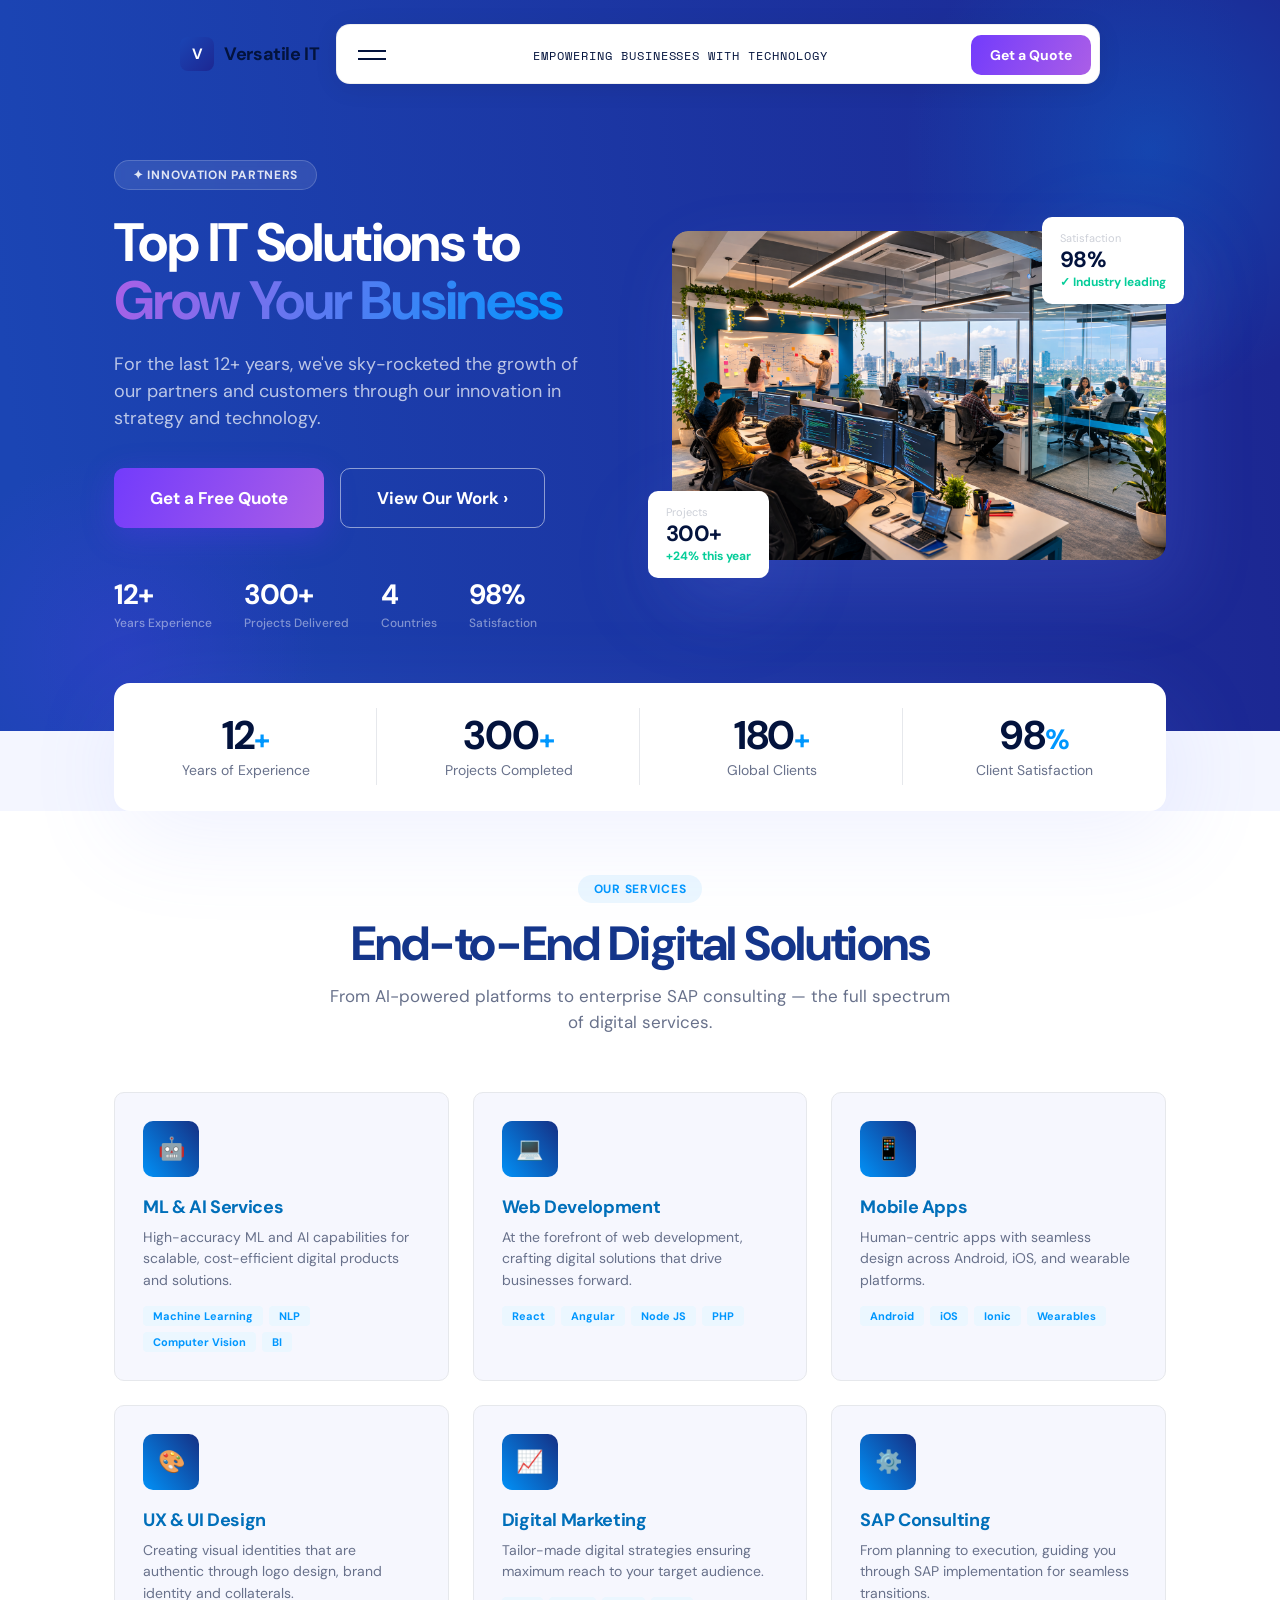
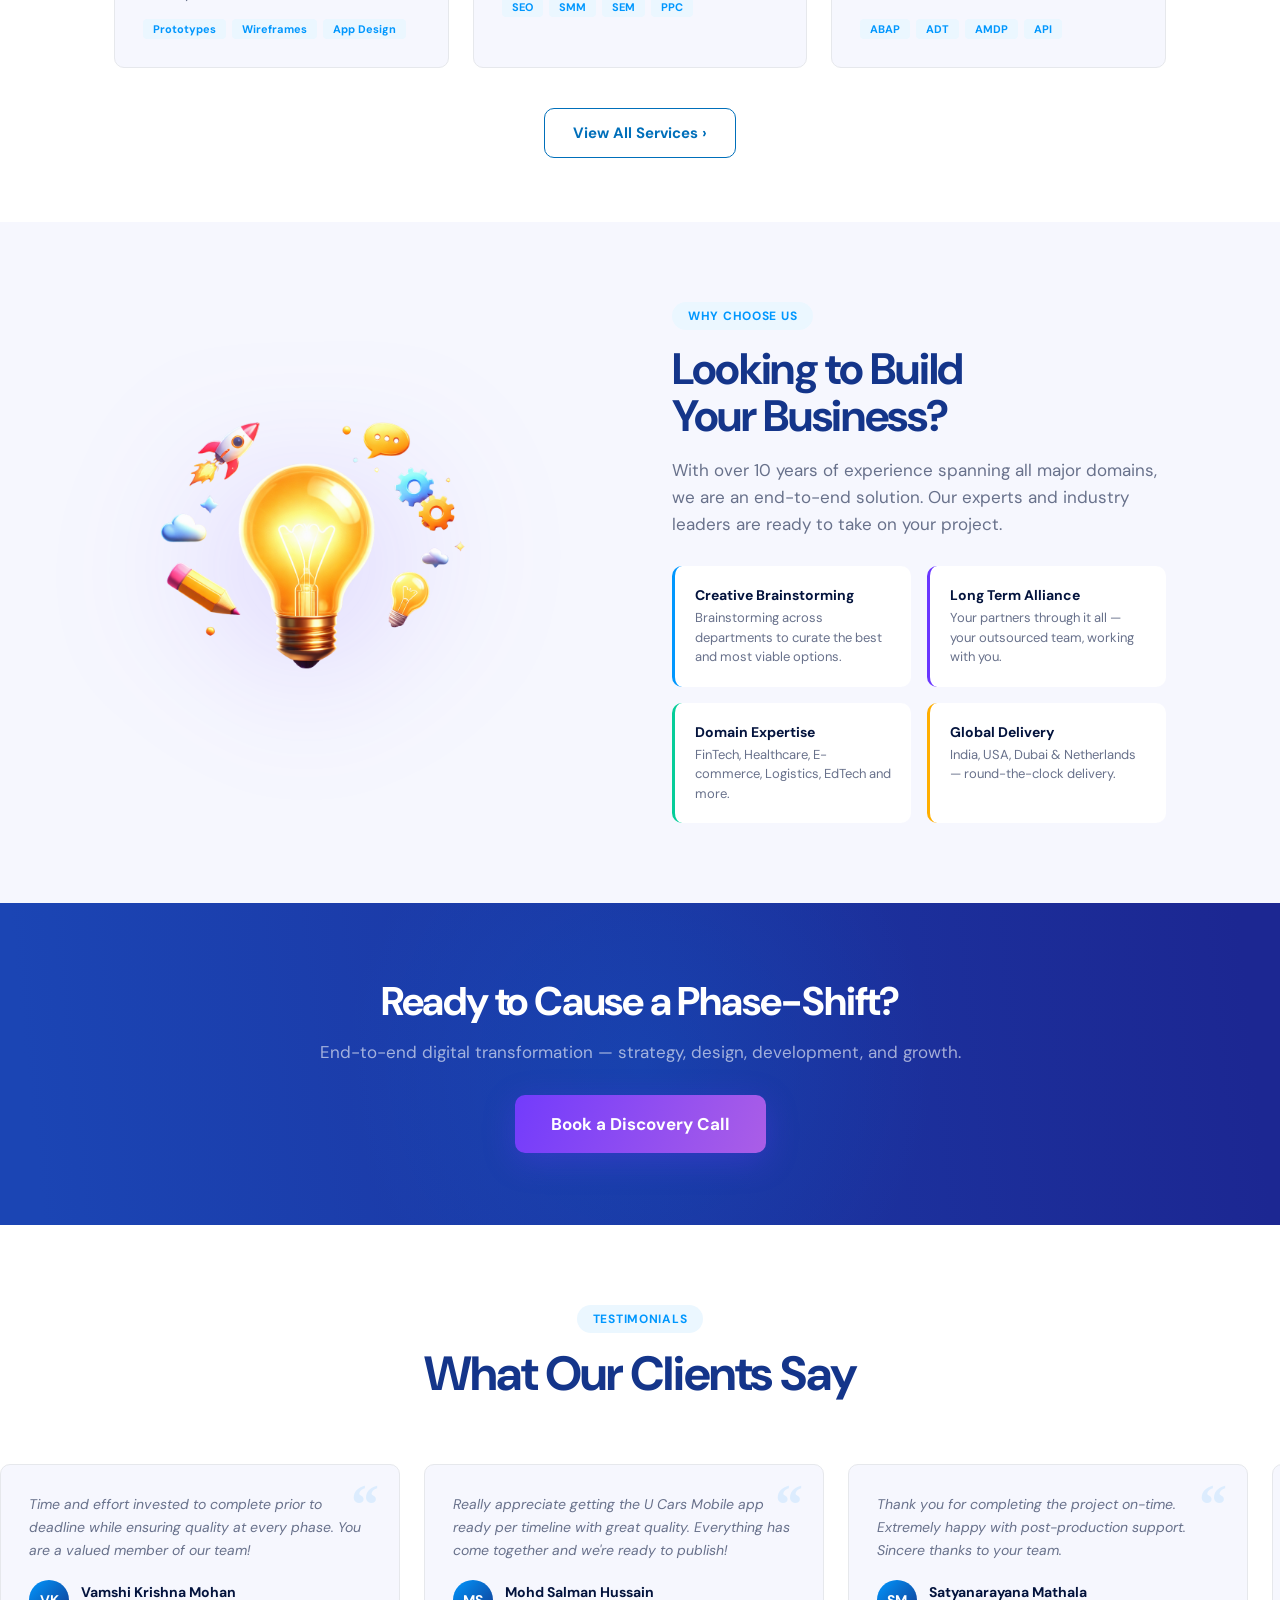
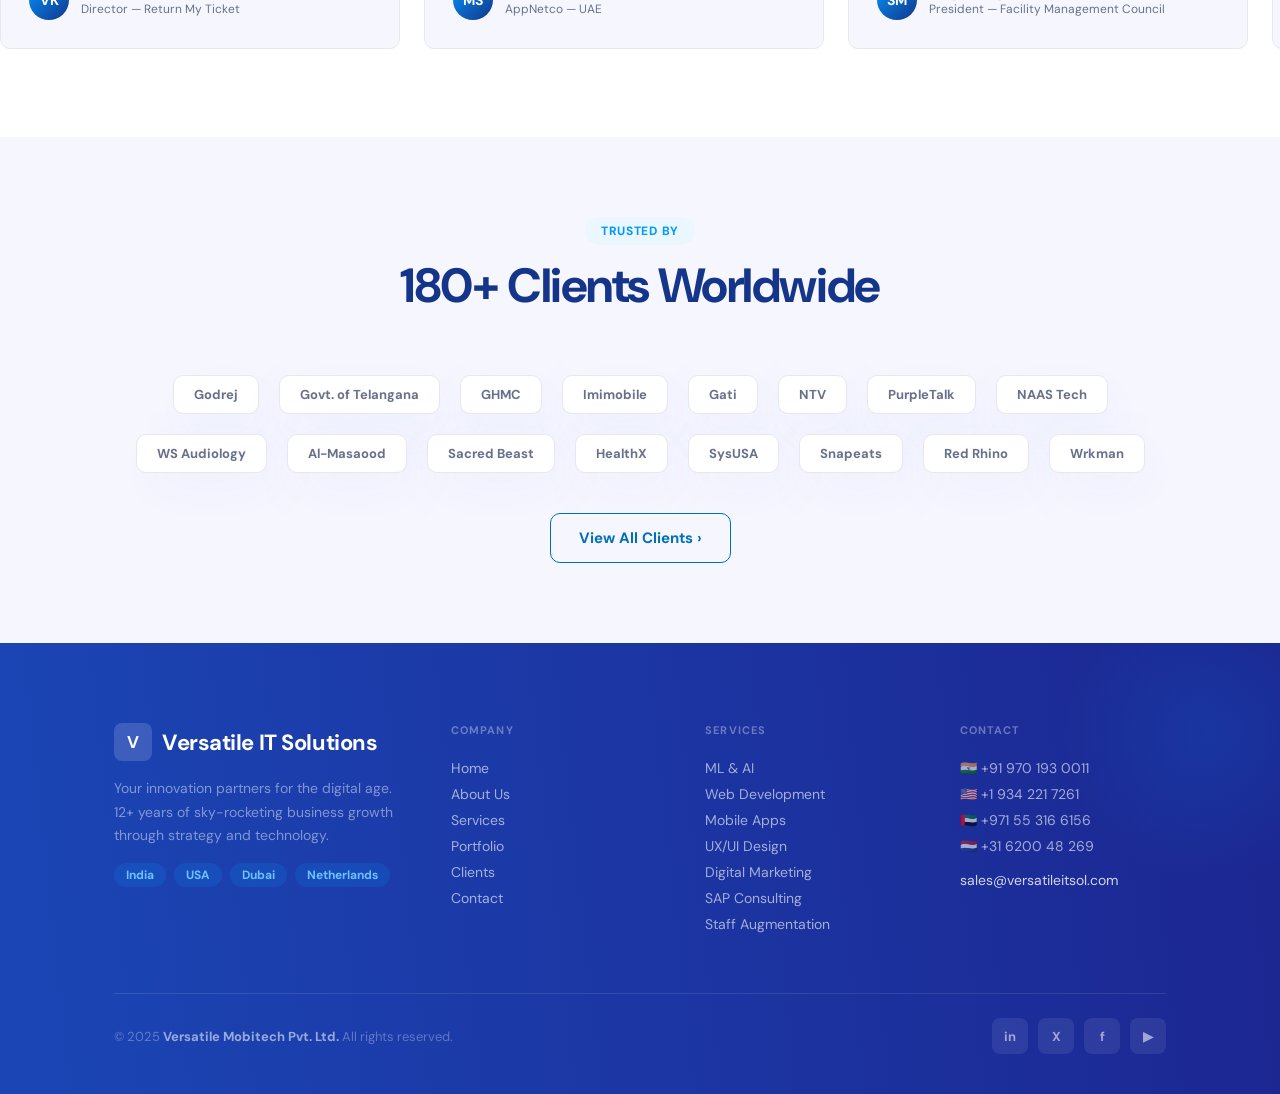
<file: index.html>
<!DOCTYPE html>
<html lang="en">
<head>
<meta charset="UTF-8"/>
<meta name="viewport" content="width=device-width,initial-scale=1.0"/>
<title>Versatile IT Solutions — Your Innovation Partners for the Digital Age</title>
<meta name="description" content="Top Web and Mobile App Development Company. 12+ years, 300+ projects, 4 countries. ML/AI, Web, Mobile, UX/UI, Digital Marketing, SAP Consulting."/>
<link rel="preconnect" href="https://fonts.googleapis.com"/>
<link rel="preconnect" href="https://fonts.gstatic.com" crossorigin/>
<link href="https://fonts.googleapis.com/css2?family=DM+Sans:ital,opsz,wght@0,9..40,300;0,9..40,400;0,9..40,500;0,9..40,700;1,9..40,400&family=DM+Mono:wght@400;500&family=Space+Mono:wght@400;700&display=swap" rel="stylesheet"/>
<link rel="stylesheet" href="css/style.css?v=5"/>
<style>
/* ═══ HOME-SPECIFIC ═══ */
.hero{background:linear-gradient(83.79deg,var(--hero-start) 3.25%,var(--hero-end) 96.85%);padding:160px 0 100px;position:relative;overflow:hidden}
.hero::before{content:'';position:absolute;right:-120px;top:-100px;width:500px;height:500px;border-radius:50%;background:radial-gradient(circle,rgba(0,151,254,.25) 0%,transparent 70%);pointer-events:none}
.hero::after{content:'';position:absolute;left:-80px;bottom:-120px;width:400px;height:400px;border-radius:50%;background:radial-gradient(circle,rgba(106,54,255,.18) 0%,transparent 70%);pointer-events:none}
.hero-inner{display:grid;grid-template-columns:1fr 1fr;gap:64px;align-items:center;position:relative;z-index:1}
.hero-chip{display:inline-flex;align-items:center;gap:8px;background:rgba(255,255,255,.1);border:1px solid rgba(255,255,255,.18);border-radius:var(--r-pill);padding:6px 18px;font-size:12px;font-weight:700;color:rgba(255,255,255,.85);letter-spacing:.06em;text-transform:uppercase;margin-bottom:24px;backdrop-filter:blur(4px)}
.hero h1{font-size:54px;font-weight:700;color:#fff;letter-spacing:-.03em;line-height:1.08;margin-bottom:20px}
.hero h1 em{font-style:normal;background:linear-gradient(112.8deg,#AC5FE6,#0097FE);-webkit-background-clip:text;-webkit-text-fill-color:transparent;background-clip:text}
.hero-sub{font-size:18px;color:rgba(255,255,255,.7);line-height:1.5;max-width:480px;margin-bottom:36px}
.hero-btns{display:flex;gap:16px;flex-wrap:wrap;margin-bottom:48px}
.hero-trust{display:flex;gap:32px;flex-wrap:wrap}
.hero-trust-item{display:flex;flex-direction:column;gap:2px}
.hero-trust-val{font-size:28px;font-weight:700;color:#fff;letter-spacing:-.03em}
.hero-trust-lbl{font-size:12px;color:rgba(255,255,255,.45);font-weight:500}
.hero-visual{position:relative}
.hero-img-wrap{border-radius:var(--r-lg);overflow:hidden;box-shadow:var(--shadow-lg)}
.hero-img-wrap img{width:100%;border-radius:var(--r-lg)}
.hero-float{position:absolute;background:#fff;border-radius:var(--r);padding:14px 18px;box-shadow:var(--shadow-md);animation:floatY 6s ease-in-out infinite}
.hero-float.c1{bottom:-18px;left:-24px}
.hero-float.c2{top:-14px;right:-18px;animation-delay:1.5s}
.hf-lbl{font-size:11px;color:var(--border)}.hf-val{font-size:22px;font-weight:700;color:var(--heading);letter-spacing:-.03em}.hf-tag{font-size:12px;font-weight:700;color:var(--success)}

/* services strip */
.svc-strip{background:#fff;padding:64px 0}
.svc-grid{display:grid;grid-template-columns:repeat(3,1fr);gap:24px}
.svc-card{background:var(--surface);border-radius:var(--r);padding:28px;border:1px solid var(--light-grey);transition:transform .25s,box-shadow .25s}
.svc-card:hover{transform:translateY(-4px);box-shadow:var(--shadow-md)}
.svc-card .icon-badge{margin-bottom:18px}
.svc-card h3{font-size:18px;font-weight:700;color:var(--blue-dark);letter-spacing:-.02em;margin-bottom:8px}
.svc-card p{font-size:14px;color:var(--text-grey);line-height:1.55;margin-bottom:14px}
.svc-tags{display:flex;flex-wrap:wrap;gap:6px}
.svc-tags span{padding:3px 10px;background:var(--blue-light);border-radius:4px;font-size:11px;font-weight:700;color:var(--blue)}

/* why strip */
.why{background:var(--surface)}
.why-grid{display:grid;grid-template-columns:1fr 1fr;gap:64px;align-items:center}
.why-img img{max-width:380px;border-radius:var(--r-lg);filter:drop-shadow(0 24px 64px rgba(106,54,255,.18))}
.why-content h2{font-size:44px;font-weight:700;color:var(--blue-darkest);letter-spacing:-.03em;line-height:1.08;margin-bottom:16px}
.why-content>p{font-size:17px;color:var(--text-grey);line-height:1.6;margin-bottom:28px}
.why-features{display:grid;grid-template-columns:1fr 1fr;gap:16px}
.wf{padding:20px;background:#fff;border-radius:var(--r);border-left:3px solid var(--blue);transition:box-shadow .2s}
.wf:hover{box-shadow:var(--shadow-sm)}
.wf:nth-child(2){border-left-color:var(--purple-start)}
.wf:nth-child(3){border-left-color:var(--success)}
.wf:nth-child(4){border-left-color:var(--warning)}
.wf h4{font-size:14px;font-weight:700;color:var(--heading);margin-bottom:4px}
.wf p{font-size:13px;color:var(--text-grey);line-height:1.5}

/* cta band */
.cta-band{background:linear-gradient(83.79deg,var(--hero-start) 3.25%,var(--hero-end) 96.85%);padding:72px 0;text-align:center;position:relative;overflow:hidden}
.cta-band::before{content:'';position:absolute;left:50%;top:50%;transform:translate(-50%,-50%);width:600px;height:600px;border-radius:50%;background:radial-gradient(circle,rgba(0,151,254,.12),transparent 70%);pointer-events:none}
.cta-band h2{font-size:40px;font-weight:700;color:#fff;letter-spacing:-.03em;margin-bottom:14px;position:relative;z-index:1}
.cta-band p{font-size:17px;color:rgba(255,255,255,.6);margin-bottom:32px;position:relative;z-index:1}
.cta-band .btn-purple{position:relative;z-index:1}

/* testi strip */
.testi-track{display:flex;gap:24px;animation:scrollX 35s linear infinite}
.testi-track:hover{animation-play-state:paused}

/* clients logo strip */
.logo-strip{display:flex;flex-wrap:wrap;justify-content:center;gap:20px;padding:8px 0}
.logo-pill{padding:10px 20px;background:#fff;border-radius:var(--r);border:1px solid var(--light-grey);font-size:13px;font-weight:700;color:var(--text-grey);box-shadow:var(--shadow-sm);transition:transform .2s,border-color .2s}
.logo-pill:hover{transform:translateY(-2px);border-color:var(--blue)}

@media(max-width:900px){
  .hero-inner,.why-grid{grid-template-columns:1fr;gap:40px}
  .svc-grid{grid-template-columns:1fr}
  .why-features{grid-template-columns:1fr}
  .hero{padding:120px 0 80px}
  .hero h1{font-size:36px}
  .why-content h2{font-size:34px}
  .hero-visual{order:-1}
}
@media(max-width:600px){
  .hero h1{font-size:30px}
  .hero-trust{gap:20px}
  .testi-card{width:300px;padding:22px}
}
</style>
</head>
<body>

<!-- NAV -->
<div class="nav-backdrop" id="navBackdrop"></div>
<div class="card-nav-wrapper">
  <a href="index.html" class="card-nav-logo"><span class="card-nav-logo-mark">V</span>Versatile IT</a>
  <div class="card-nav-container">
    <nav class="card-nav" id="cardNav">
      <div class="card-nav-top">
        <div class="hamburger-menu" id="cardNavToggle" role="button" aria-label="Open menu" tabindex="0"><div class="hamburger-line"></div><div class="hamburger-line"></div></div>
        <span class="nav-decrypt-text"></span>
        <a href="contact.html" class="card-nav-cta-btn">Get a Quote</a>
      </div>
      <div class="card-nav-content">
        <div class="nav-card nc-1"><div class="nav-card-label">Company</div><div class="nav-card-links"><a href="index.html" class="nav-card-link">Home</a><a href="about.html" class="nav-card-link">About Us</a><a href="portfolio.html" class="nav-card-link">Portfolio</a></div></div>
        <div class="nav-card nc-2"><div class="nav-card-label">Services</div><div class="nav-card-links"><a href="services.html" class="nav-card-link">All Services</a><a href="clients.html" class="nav-card-link">Clients</a></div></div>
        <div class="nav-card nc-3"><div class="nav-card-label">Contact</div><div class="nav-card-links"><a href="contact.html" class="nav-card-link">Contact Us</a></div></div>
      </div>
    </nav>
  </div>
</div>

<!-- HERO -->
<section class="hero" id="hero">
  <div class="container">
    <div class="hero-inner">
      <div>
        <div class="hero-chip rv rv-d1">&#10022; Innovation Partners</div>
        <h1 class="rv rv-d2">Top IT Solutions to<br/><em>Grow Your Business</em></h1>
        <p class="hero-sub rv rv-d3">For the last 12+ years, we've sky-rocketed the growth of our partners and customers through our innovation in strategy and technology.</p>
        <div class="hero-btns rv rv-d3">
          <a href="contact.html" class="btn-purple">Get a Free Quote</a>
          <a href="portfolio.html" class="btn-outline-w">View Our Work &#8250;</a>
        </div>
        <div class="hero-trust rv rv-d4">
          <div class="hero-trust-item"><div class="hero-trust-val" data-count="12" data-suffix="+">0+</div><div class="hero-trust-lbl">Years Experience</div></div>
          <div class="hero-trust-item"><div class="hero-trust-val" data-count="300" data-suffix="+">0+</div><div class="hero-trust-lbl">Projects Delivered</div></div>
          <div class="hero-trust-item"><div class="hero-trust-val" data-count="4" data-suffix="">0</div><div class="hero-trust-lbl">Countries</div></div>
          <div class="hero-trust-item"><div class="hero-trust-val" data-count="98" data-suffix="%">0%</div><div class="hero-trust-lbl">Satisfaction</div></div>
        </div>
      </div>
      <div class="hero-visual rv rv-d2">
        <div class="hero-img-wrap"><img src="Images/CTA  CONVERSION SECTION.png" alt="Versatile IT team at work" loading="eager"/></div>
        <div class="hero-float c1"><div class="hf-lbl">Projects</div><div class="hf-val">300+</div><div class="hf-tag">+24% this year</div></div>
        <div class="hero-float c2"><div class="hf-lbl">Satisfaction</div><div class="hf-val">98%</div><div class="hf-tag">&#10003; Industry leading</div></div>
      </div>
    </div>
  </div>
</section>

<!-- STATS -->
<div class="container">
  <div class="stats-bar rv">
    <div class="stats-bar-inner">
      <div class="stat-item"><div class="stat-num"><span data-count="12">0</span><span class="suffix">+</span></div><div class="stat-label">Years of Experience</div></div>
      <div class="stat-item"><div class="stat-num"><span data-count="300">0</span><span class="suffix">+</span></div><div class="stat-label">Projects Completed</div></div>
      <div class="stat-item"><div class="stat-num"><span data-count="180">0</span><span class="suffix">+</span></div><div class="stat-label">Global Clients</div></div>
      <div class="stat-item"><div class="stat-num"><span data-count="98">0</span><span class="suffix">%</span></div><div class="stat-label">Client Satisfaction</div></div>
    </div>
  </div>
</div>

<!-- SERVICES STRIP -->
<section class="sec svc-strip" id="services-strip">
  <div class="container">
    <div class="sec-header">
      <div class="sec-chip rv">Our Services</div>
      <h2 class="sec-title rv rv-d1">End-to-End Digital Solutions</h2>
      <p class="sec-desc rv rv-d2">From AI-powered platforms to enterprise SAP consulting — the full spectrum of digital services.</p>
    </div>
    <div class="svc-grid">
      <div class="svc-card rv">
        <div class="icon-badge">&#129302;</div>
        <h3>ML &amp; AI Services</h3>
        <p>High-accuracy ML and AI capabilities for scalable, cost-efficient digital products and solutions.</p>
        <div class="svc-tags"><span>Machine Learning</span><span>NLP</span><span>Computer Vision</span><span>BI</span></div>
      </div>
      <div class="svc-card rv rv-d1">
        <div class="icon-badge">&#128187;</div>
        <h3>Web Development</h3>
        <p>At the forefront of web development, crafting digital solutions that drive businesses forward.</p>
        <div class="svc-tags"><span>React</span><span>Angular</span><span>Node JS</span><span>PHP</span></div>
      </div>
      <div class="svc-card rv rv-d2">
        <div class="icon-badge">&#128241;</div>
        <h3>Mobile Apps</h3>
        <p>Human-centric apps with seamless design across Android, iOS, and wearable platforms.</p>
        <div class="svc-tags"><span>Android</span><span>iOS</span><span>Ionic</span><span>Wearables</span></div>
      </div>
      <div class="svc-card rv">
        <div class="icon-badge">&#127912;</div>
        <h3>UX &amp; UI Design</h3>
        <p>Creating visual identities that are authentic through logo design, brand identity and collaterals.</p>
        <div class="svc-tags"><span>Prototypes</span><span>Wireframes</span><span>App Design</span></div>
      </div>
      <div class="svc-card rv rv-d1">
        <div class="icon-badge">&#128200;</div>
        <h3>Digital Marketing</h3>
        <p>Tailor-made digital strategies ensuring maximum reach to your target audience.</p>
        <div class="svc-tags"><span>SEO</span><span>SMM</span><span>SEM</span><span>PPC</span></div>
      </div>
      <div class="svc-card rv rv-d2">
        <div class="icon-badge">&#9881;&#65039;</div>
        <h3>SAP Consulting</h3>
        <p>From planning to execution, guiding you through SAP implementation for seamless transitions.</p>
        <div class="svc-tags"><span>ABAP</span><span>ADT</span><span>AMDP</span><span>API</span></div>
      </div>
    </div>
    <div style="text-align:center;margin-top:40px" class="rv">
      <a href="services.html" class="btn-outline-b">View All Services &#8250;</a>
    </div>
  </div>
</section>

<!-- WHY US -->
<section class="sec why">
  <div class="container">
    <div class="why-grid">
      <div class="why-img rv"><img src="Images/FEATURES  WHY US SECTION.png" alt="Creative brainstorming"/></div>
      <div class="why-content">
        <div class="sec-chip rv">Why Choose Us</div>
        <h2 class="rv rv-d1">Looking to Build<br/>Your Business?</h2>
        <p class="rv rv-d2">With over 10 years of experience spanning all major domains, we are an end-to-end solution. Our experts and industry leaders are ready to take on your project.</p>
        <div class="why-features rv rv-d3">
          <div class="wf"><h4>Creative Brainstorming</h4><p>Brainstorming across departments to curate the best and most viable options.</p></div>
          <div class="wf"><h4>Long Term Alliance</h4><p>Your partners through it all — your outsourced team, working with you.</p></div>
          <div class="wf"><h4>Domain Expertise</h4><p>FinTech, Healthcare, E-commerce, Logistics, EdTech and more.</p></div>
          <div class="wf"><h4>Global Delivery</h4><p>India, USA, Dubai & Netherlands — round-the-clock delivery.</p></div>
        </div>
      </div>
    </div>
  </div>
</section>

<!-- CTA BAND -->
<section class="cta-band">
  <div class="container">
    <h2 class="rv">Ready to Cause a Phase-Shift?</h2>
    <p class="rv rv-d1">End-to-end digital transformation — strategy, design, development, and growth.</p>
    <a href="contact.html" class="btn-purple rv rv-d2">Book a Discovery Call</a>
  </div>
</section>

<!-- TESTIMONIALS -->
<section class="sec" style="background:#fff">
  <div class="container">
    <div class="sec-header">
      <div class="sec-chip rv">Testimonials</div>
      <h2 class="sec-title rv rv-d1">What Our Clients Say</h2>
    </div>
  </div>
  <div style="overflow:hidden;padding:8px 0">
    <div class="testi-track">
      <div class="testi-card"><div class="testi-quote">Time and effort invested to complete prior to deadline while ensuring quality at every phase. You are a valued member of our team!</div><div class="testi-author"><div class="testi-avatar">VK</div><div><div class="testi-name">Vamshi Krishna Mohan</div><div class="testi-role">Director — Return My Ticket</div></div></div></div>
      <div class="testi-card"><div class="testi-quote">Really appreciate getting the U Cars Mobile app ready per timeline with great quality. Everything has come together and we're ready to publish!</div><div class="testi-author"><div class="testi-avatar">MS</div><div><div class="testi-name">Mohd Salman Hussain</div><div class="testi-role">AppNetco — UAE</div></div></div></div>
      <div class="testi-card"><div class="testi-quote">Thank you for completing the project on-time. Extremely happy with post-production support. Sincere thanks to your team.</div><div class="testi-author"><div class="testi-avatar">SM</div><div><div class="testi-name">Satyanarayana Mathala</div><div class="testi-role">President — Facility Management Council</div></div></div></div>
      <div class="testi-card"><div class="testi-quote">Professional, attentive, highly skilled team. App achieved significant downloads and high user retention with active daily users.</div><div class="testi-author"><div class="testi-avatar">RR</div><div><div class="testi-name">Rohit Raj</div><div class="testi-role">Head of Operations — Sacred Beast</div></div></div></div>
      <div class="testi-card"><div class="testi-quote">Quality code delivered at good price. High quality majority of work. Dedication to on-time delivery is their hallmark.</div><div class="testi-author"><div class="testi-avatar">VK</div><div><div class="testi-name">Vikram Kulkarni</div><div class="testi-role">CEO — HealthX Technologies AB</div></div></div></div>
      <!-- duplicate set for infinite scroll -->
      <div class="testi-card"><div class="testi-quote">Time and effort invested to complete prior to deadline while ensuring quality at every phase. You are a valued member of our team!</div><div class="testi-author"><div class="testi-avatar">VK</div><div><div class="testi-name">Vamshi Krishna Mohan</div><div class="testi-role">Director — Return My Ticket</div></div></div></div>
      <div class="testi-card"><div class="testi-quote">Really appreciate getting the U Cars Mobile app ready per timeline with great quality. Everything has come together and we're ready to publish!</div><div class="testi-author"><div class="testi-avatar">MS</div><div><div class="testi-name">Mohd Salman Hussain</div><div class="testi-role">AppNetco — UAE</div></div></div></div>
      <div class="testi-card"><div class="testi-quote">Thank you for completing the project on-time. Extremely happy with post-production support. Sincere thanks to your team.</div><div class="testi-author"><div class="testi-avatar">SM</div><div><div class="testi-name">Satyanarayana Mathala</div><div class="testi-role">President — Facility Management Council</div></div></div></div>
      <div class="testi-card"><div class="testi-quote">Professional, attentive, highly skilled team. App achieved significant downloads and high user retention with active daily users.</div><div class="testi-author"><div class="testi-avatar">RR</div><div><div class="testi-name">Rohit Raj</div><div class="testi-role">Head of Operations — Sacred Beast</div></div></div></div>
      <div class="testi-card"><div class="testi-quote">Quality code delivered at good price. High quality majority of work. Dedication to on-time delivery is their hallmark.</div><div class="testi-author"><div class="testi-avatar">VK</div><div><div class="testi-name">Vikram Kulkarni</div><div class="testi-role">CEO — HealthX Technologies AB</div></div></div></div>
    </div>
  </div>
</section>

<!-- CLIENT LOGOS STRIP -->
<section class="sec" style="background:var(--surface)">
  <div class="container">
    <div class="sec-header">
      <div class="sec-chip rv">Trusted By</div>
      <h2 class="sec-title rv rv-d1">180+ Clients Worldwide</h2>
    </div>
    <div class="logo-strip rv">
      <span class="logo-pill">Godrej</span><span class="logo-pill">Govt. of Telangana</span><span class="logo-pill">GHMC</span><span class="logo-pill">Imimobile</span><span class="logo-pill">Gati</span><span class="logo-pill">NTV</span><span class="logo-pill">PurpleTalk</span><span class="logo-pill">NAAS Tech</span><span class="logo-pill">WS Audiology</span><span class="logo-pill">Al-Masaood</span><span class="logo-pill">Sacred Beast</span><span class="logo-pill">HealthX</span><span class="logo-pill">SysUSA</span><span class="logo-pill">Snapeats</span><span class="logo-pill">Red Rhino</span><span class="logo-pill">Wrkman</span>
    </div>
    <div style="text-align:center;margin-top:32px" class="rv"><a href="clients.html" class="btn-outline-b">View All Clients &#8250;</a></div>
  </div>
</section>

<!-- FOOTER -->
<footer class="footer">
  <div class="container">
    <div class="footer-grid">
      <div class="footer-brand">
        <div class="footer-logo"><div class="footer-logo-mark">V</div>Versatile IT Solutions</div>
        <p class="footer-desc">Your innovation partners for the digital age. 12+ years of sky-rocketing business growth through strategy and technology.</p>
        <div class="footer-pills"><span>India</span><span>USA</span><span>Dubai</span><span>Netherlands</span></div>
      </div>
      <div class="footer-col">
        <div class="footer-col-title">Company</div>
        <a href="index.html">Home</a><a href="about.html">About Us</a><a href="services.html">Services</a><a href="portfolio.html">Portfolio</a><a href="clients.html">Clients</a><a href="contact.html">Contact</a>
      </div>
      <div class="footer-col">
        <div class="footer-col-title">Services</div>
        <a href="services.html">ML &amp; AI</a><a href="services.html">Web Development</a><a href="services.html">Mobile Apps</a><a href="services.html">UX/UI Design</a><a href="services.html">Digital Marketing</a><a href="services.html">SAP Consulting</a><a href="services.html">Staff Augmentation</a>
      </div>
      <div class="footer-col">
        <div class="footer-col-title">Contact</div>
        <a href="tel:+919701930011">&#127470;&#127475; +91 970 193 0011</a><a href="tel:+19342217261">&#127482;&#127480; +1 934 221 7261</a><a href="tel:+971553166156">&#127462;&#127466; +971 55 316 6156</a><a href="tel:+31620048269">&#127475;&#127473; +31 6200 48 269</a><a href="mailto:sales@versatileitsol.com" style="margin-top:8px;color:rgba(255,255,255,.8)">sales@versatileitsol.com</a>
      </div>
    </div>
    <div class="footer-bar">
      <div class="footer-copy">&copy; 2025 <strong>Versatile Mobitech Pvt. Ltd.</strong> All rights reserved.</div>
      <div class="footer-socials"><a href="#" class="footer-social" aria-label="LinkedIn">in</a><a href="#" class="footer-social" aria-label="Twitter">X</a><a href="#" class="footer-social" aria-label="Facebook">f</a><a href="#" class="footer-social" aria-label="YouTube">&#9654;</a></div>
    </div>
  </div>
</footer>

<script src="js/main.js?v=5"></script>
</body>
</html>
</file>
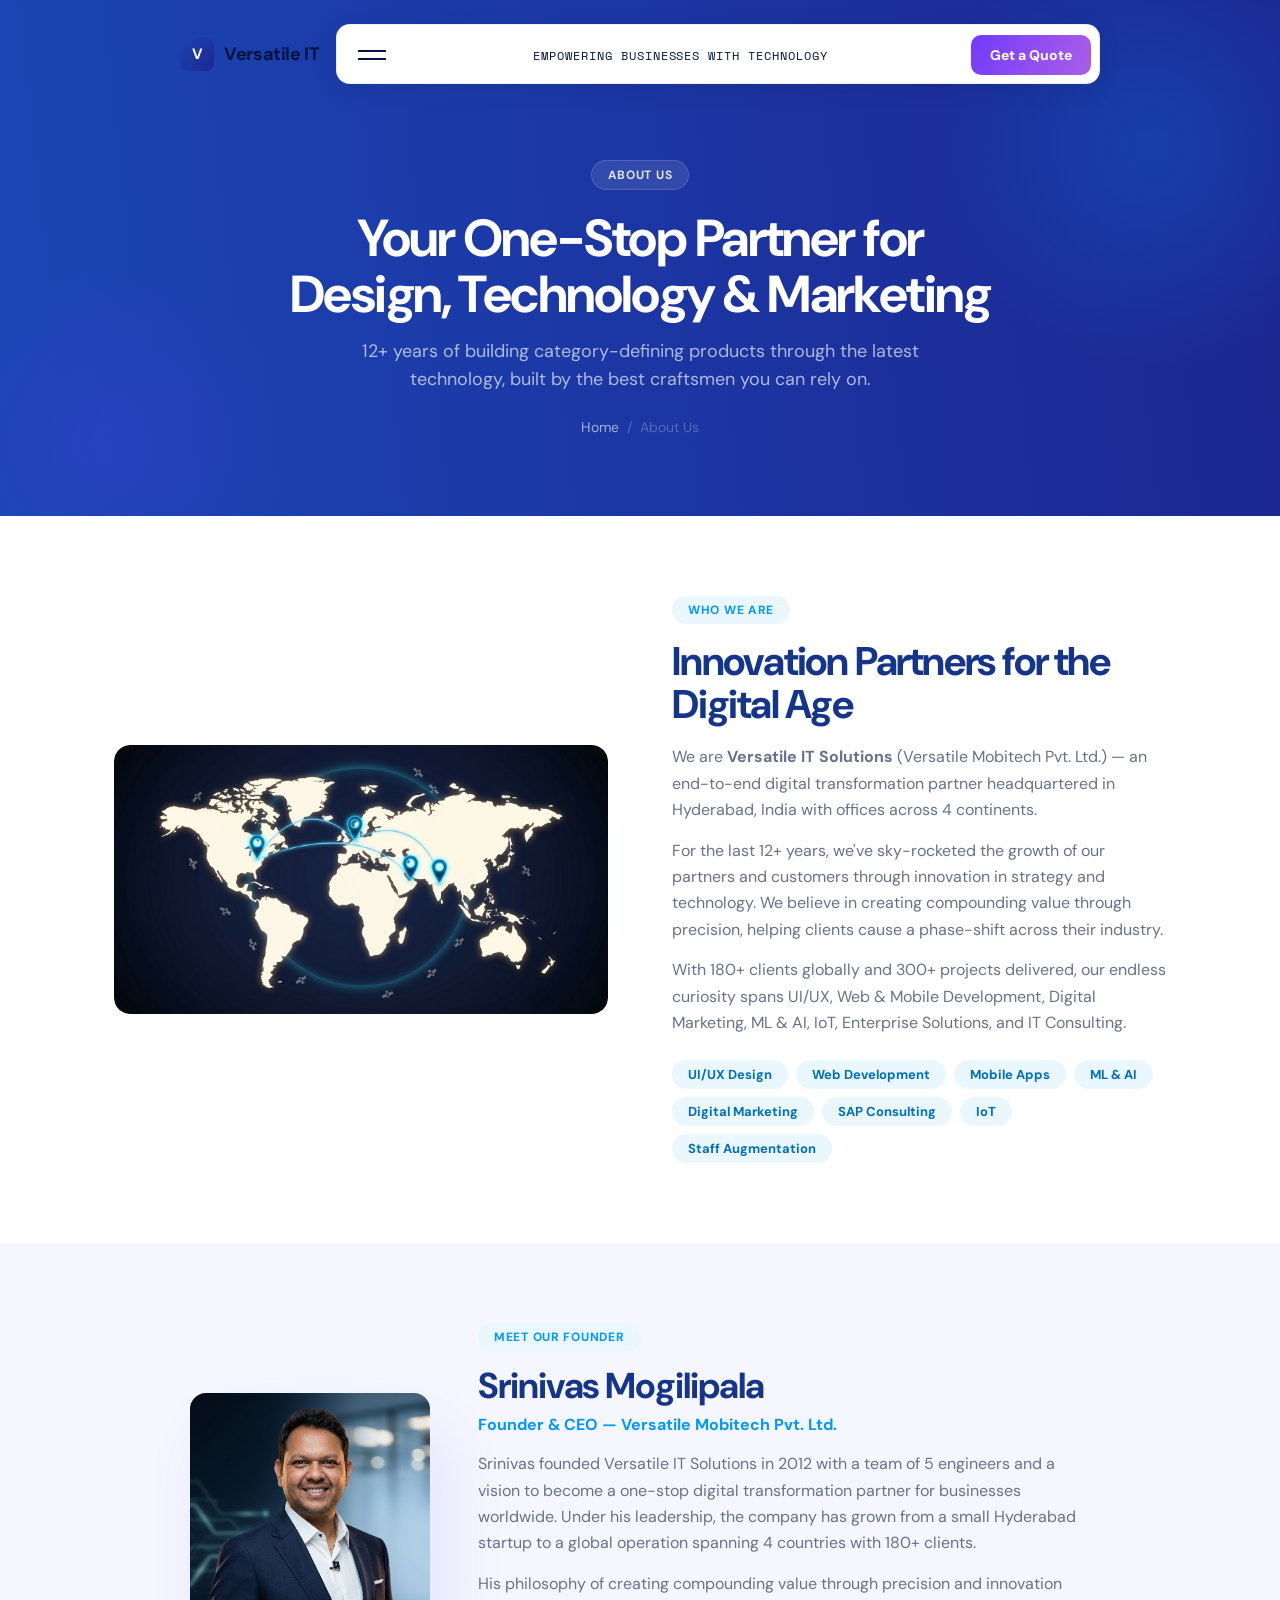
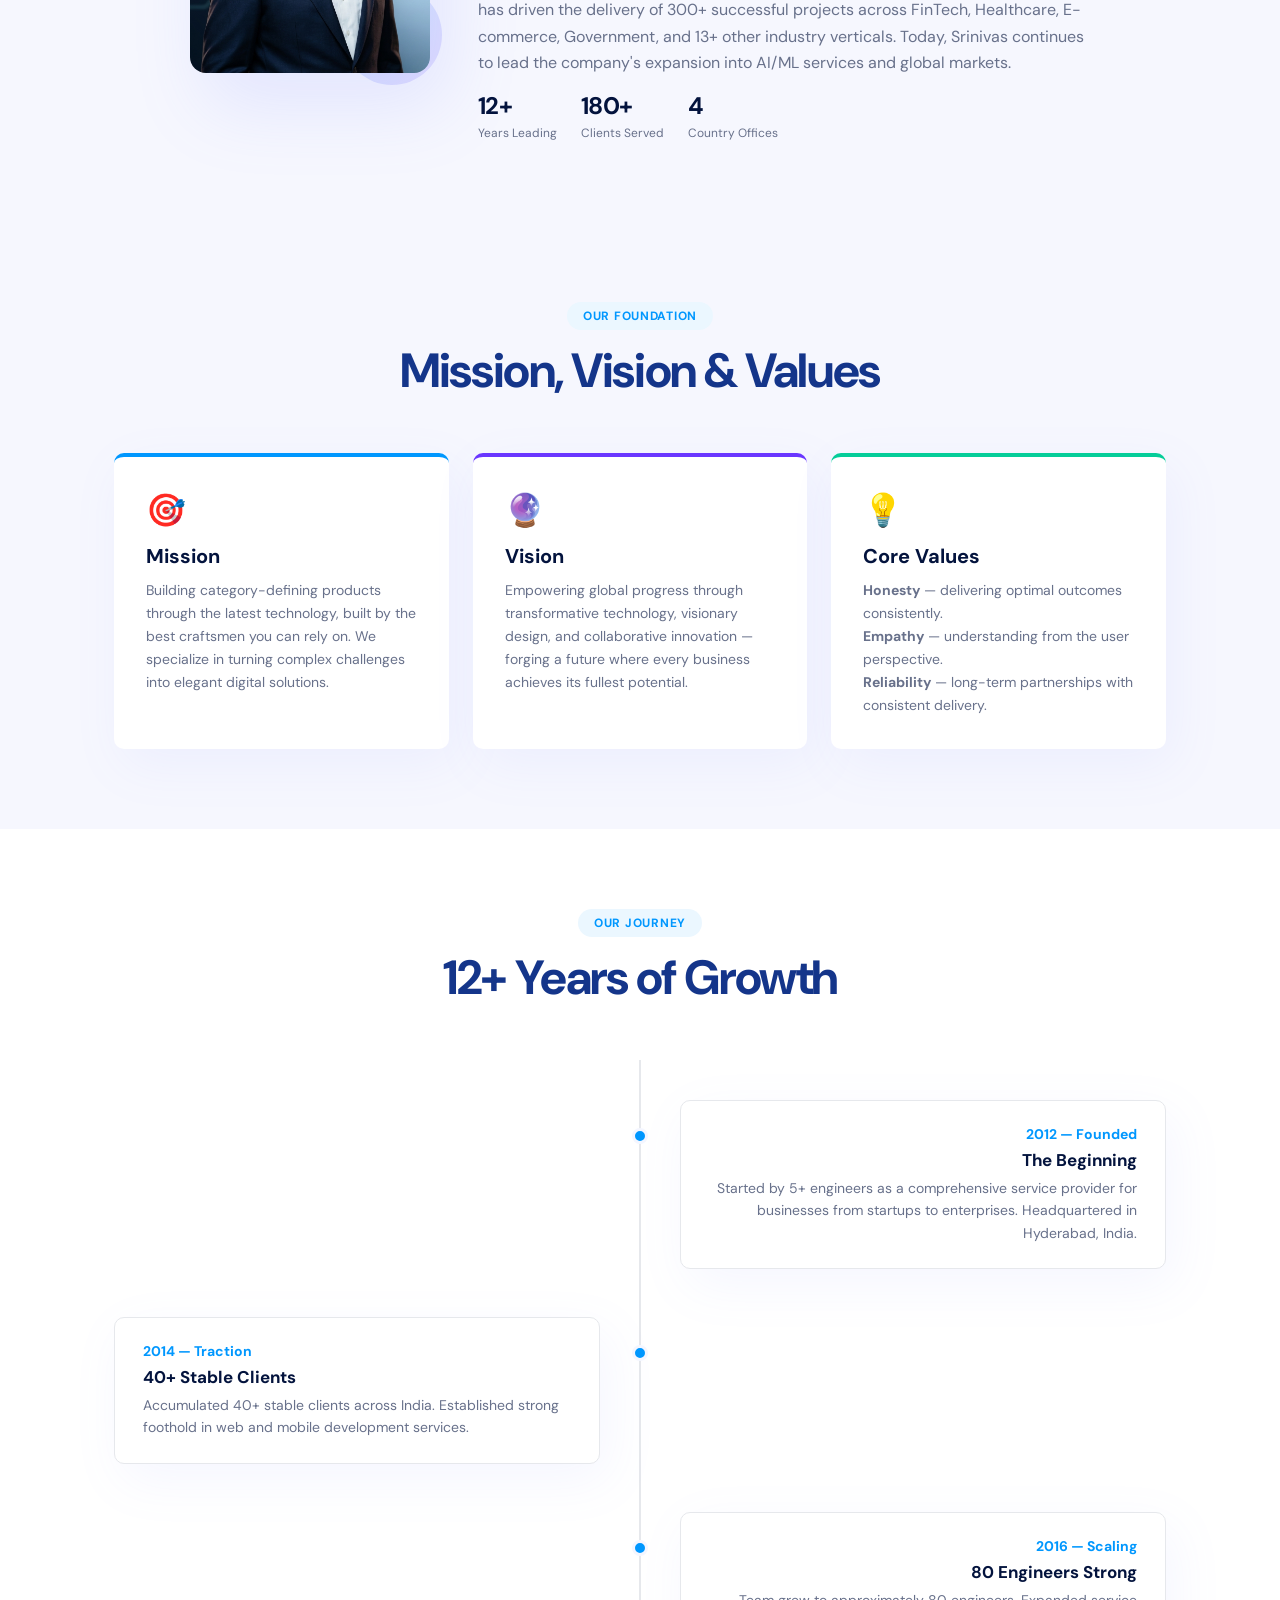
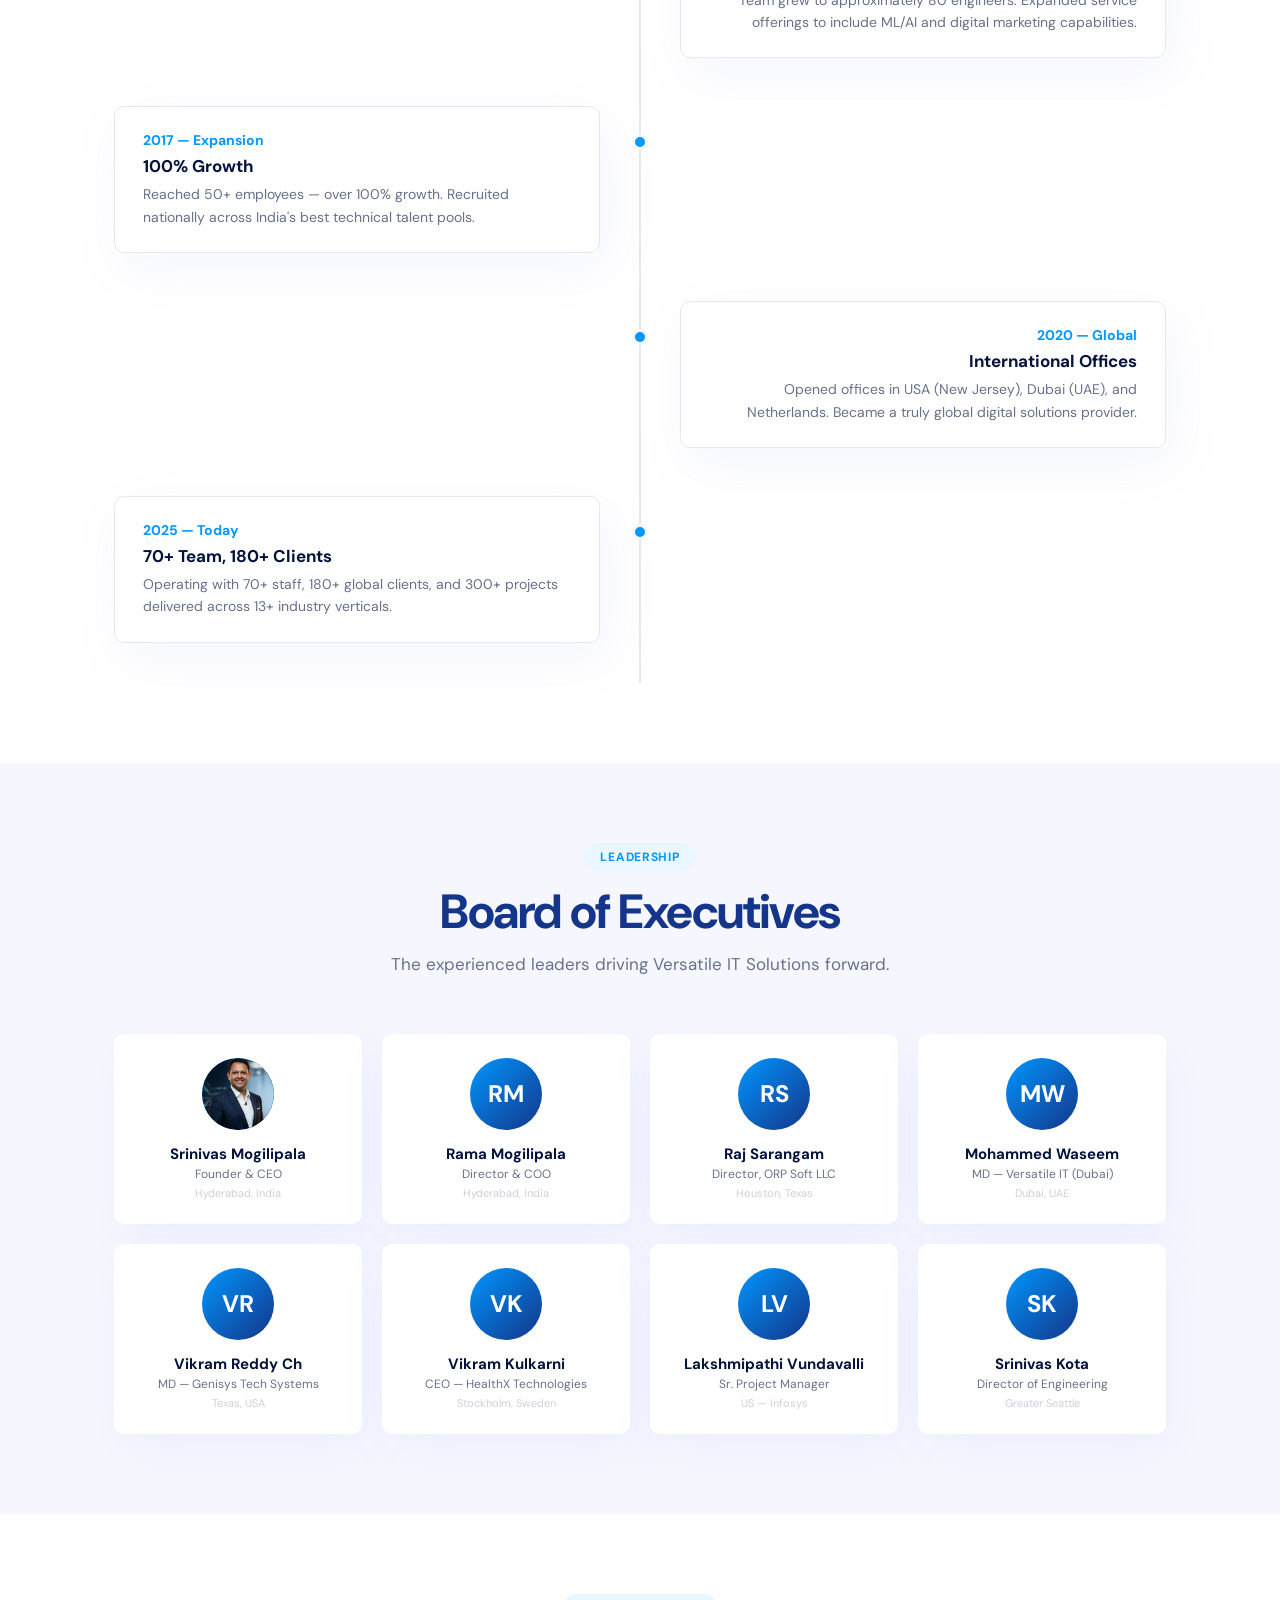
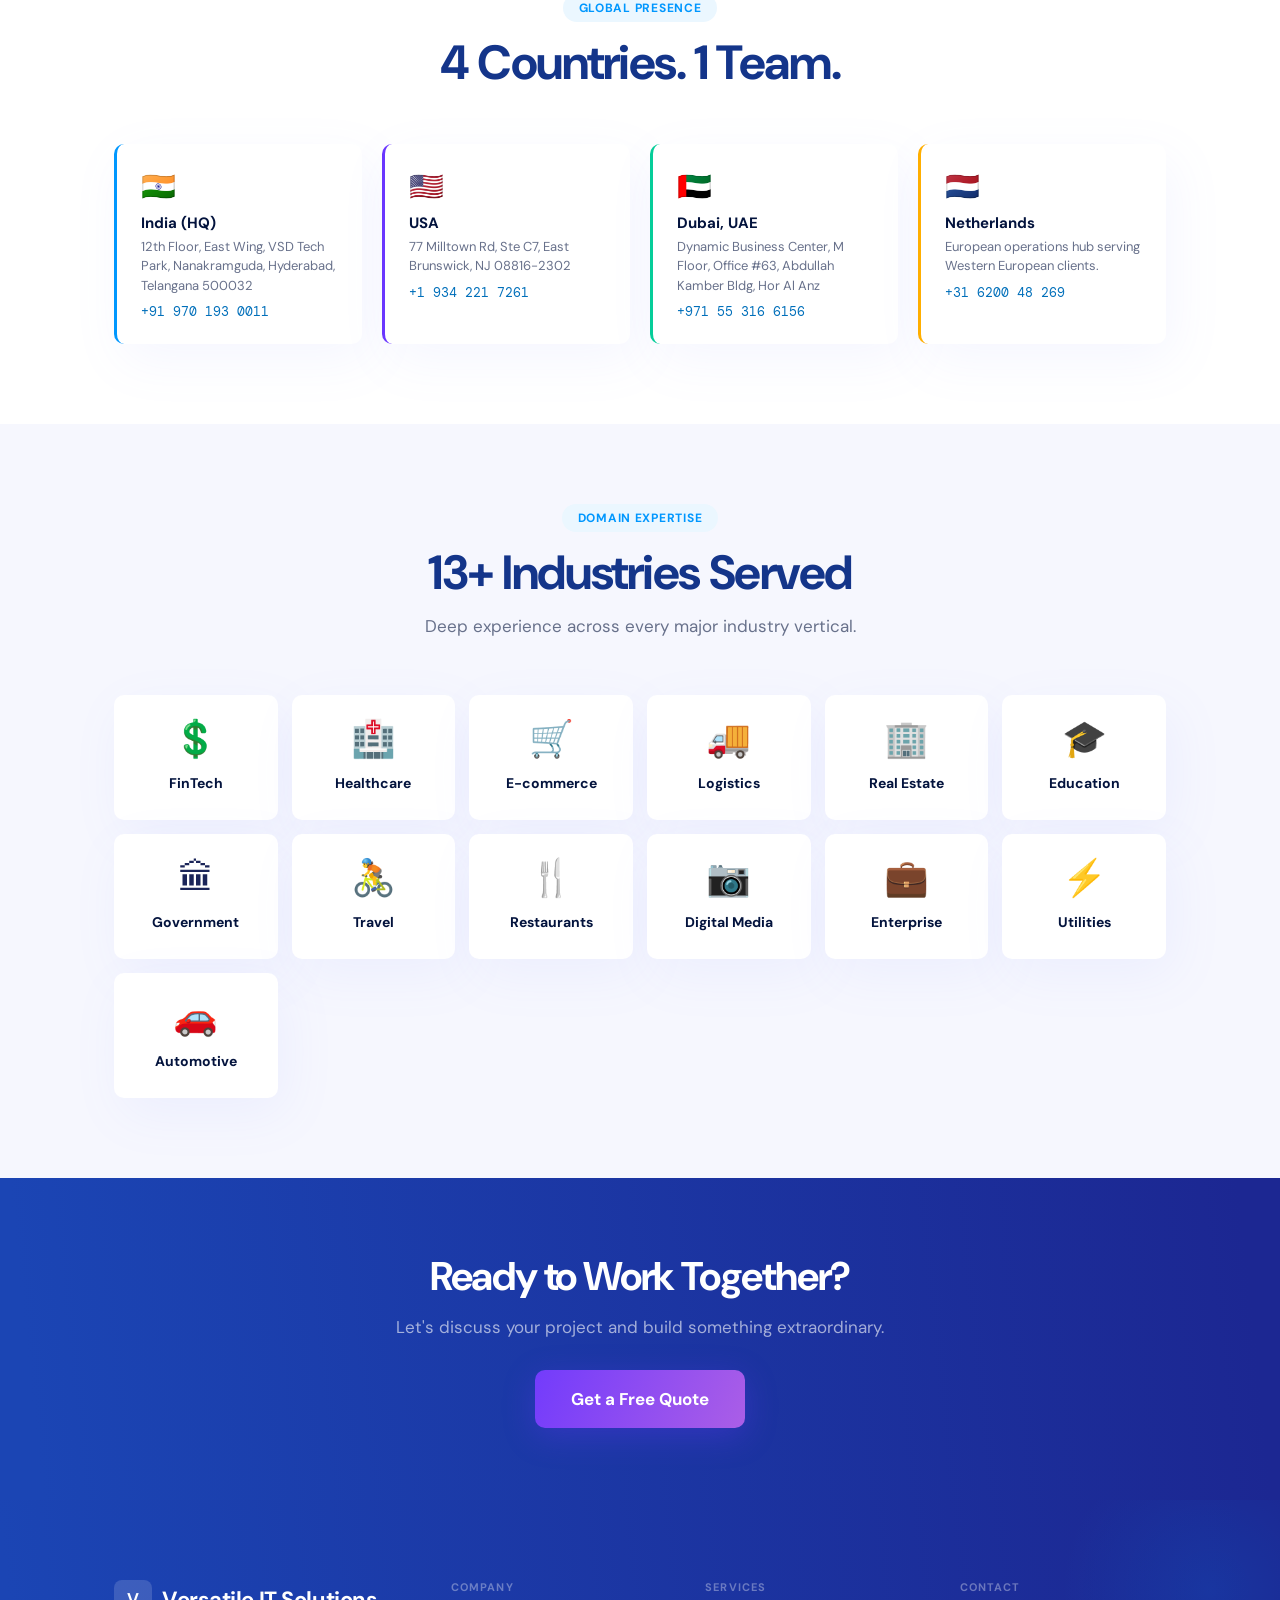
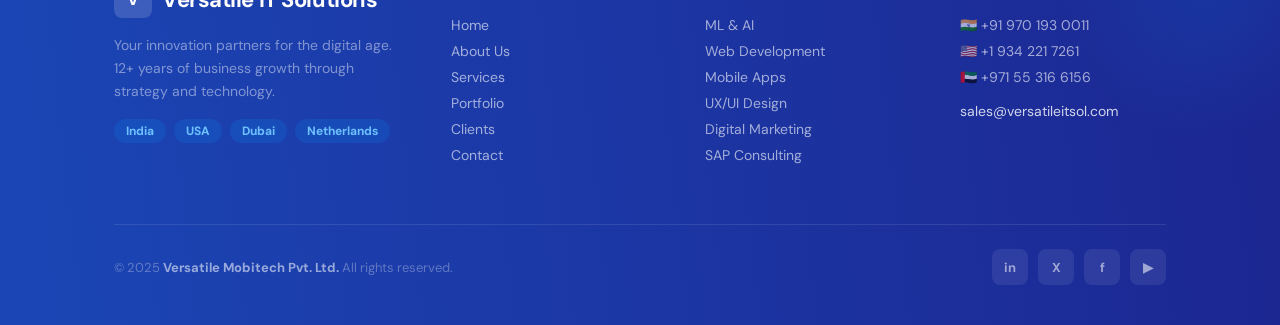
<file: about.html>
<!DOCTYPE html>
<html lang="en">
<head>
<meta charset="UTF-8"/>
<meta name="viewport" content="width=device-width,initial-scale=1.0"/>
<title>About Us — Versatile IT Solutions</title>
<meta name="description" content="Learn about Versatile IT Solutions — 12+ years of digital innovation across 4 countries with 180+ global clients."/>
<link rel="preconnect" href="https://fonts.googleapis.com"/>
<link rel="preconnect" href="https://fonts.gstatic.com" crossorigin/>
<link href="https://fonts.googleapis.com/css2?family=DM+Sans:ital,opsz,wght@0,9..40,300;0,9..40,400;0,9..40,500;0,9..40,700;1,9..40,400&family=DM+Mono:wght@400;500&family=Space+Mono:wght@400;700&display=swap" rel="stylesheet"/>
<link rel="stylesheet" href="css/style.css?v=5"/>
<style>
.about-grid{display:grid;grid-template-columns:1fr 1fr;gap:64px;align-items:center}
.about-img{border-radius:var(--r-lg);overflow:hidden}
.about-img img{width:100%;border-radius:var(--r-lg)}
.about-text h2{font-size:40px;font-weight:700;color:var(--blue-darkest);letter-spacing:-.03em;line-height:1.08;margin-bottom:18px}
.about-text p{font-size:16px;color:var(--text-grey);line-height:1.65;margin-bottom:14px}
.about-tags{display:flex;flex-wrap:wrap;gap:8px;margin-top:24px}
.about-tags span{padding:6px 16px;background:var(--blue-light);border-radius:var(--r-pill);font-size:13px;font-weight:700;color:var(--blue-dark)}

/* MVV */
.mvv-grid{display:grid;grid-template-columns:repeat(3,1fr);gap:24px}
.mvv-card{background:#fff;border-radius:var(--r);padding:32px;box-shadow:var(--shadow-sm);border-top:4px solid var(--blue)}
.mvv-card:nth-child(2){border-top-color:var(--purple-start)}
.mvv-card:nth-child(3){border-top-color:var(--success)}
.mvv-card h3{font-size:20px;font-weight:700;color:var(--heading);margin:12px 0 10px}
.mvv-card p{font-size:14px;color:var(--text-grey);line-height:1.65}

/* Timeline */
.timeline{position:relative;padding:40px 0}
.timeline::before{content:'';position:absolute;left:50%;top:0;bottom:0;width:2px;background:var(--light-grey);transform:translateX(-50%)}
.tl-item{display:flex;align-items:flex-start;margin-bottom:48px;position:relative}
.tl-item:last-child{margin-bottom:0}
.tl-item:nth-child(odd){flex-direction:row-reverse;text-align:right}
.tl-content{width:calc(50% - 40px);padding:24px 28px;background:#fff;border-radius:var(--r);box-shadow:var(--shadow-sm);border:1px solid var(--light-grey)}
.tl-dot{position:absolute;left:50%;top:28px;width:16px;height:16px;background:var(--blue);border-radius:50%;border:3px solid #F4F6FF;transform:translateX(-50%);z-index:1}
.tl-year{font-size:14px;font-weight:700;color:var(--blue);margin-bottom:6px}
.tl-content h4{font-size:17px;font-weight:700;color:var(--heading);margin-bottom:6px}
.tl-content p{font-size:14px;color:var(--text-grey);line-height:1.6}

/* Values */
.val-grid{display:grid;grid-template-columns:repeat(3,1fr);gap:24px}
.val-card{background:#fff;border-radius:var(--r);padding:28px;box-shadow:var(--shadow-sm);text-align:center}
.val-icon{font-size:36px;margin-bottom:12px}
.val-card h4{font-size:16px;font-weight:700;color:var(--heading);margin-bottom:8px}
.val-card p{font-size:14px;color:var(--text-grey);line-height:1.6}

/* Team */
.team-grid{display:grid;grid-template-columns:repeat(4,1fr);gap:20px}
.team-card{background:#fff;border-radius:var(--r);padding:24px;box-shadow:var(--shadow-sm);text-align:center;transition:transform .2s,box-shadow .2s}
.team-card:hover{transform:translateY(-4px);box-shadow:var(--shadow-md)}
.team-avatar{width:72px;height:72px;border-radius:50%;background:linear-gradient(135deg,var(--blue),var(--blue-darkest));display:flex;align-items:center;justify-content:center;font-size:24px;font-weight:700;color:#fff;margin:0 auto 14px}
.team-card.has-img .team-avatar{padding:0;overflow:hidden}
.team-card.has-img .team-avatar img{width:100%;height:100%;object-fit:cover;border-radius:50%}
.team-card h4{font-size:15px;font-weight:700;color:var(--heading);margin-bottom:2px}
.team-card p{font-size:12px;color:var(--text-grey)}
.team-card .loc{font-size:11px;color:var(--border);margin-top:4px}

/* offices */
.off-grid{display:grid;grid-template-columns:repeat(4,1fr);gap:20px}
.off-card{background:#fff;border-radius:var(--r);padding:24px;box-shadow:var(--shadow-sm);border-left:3px solid var(--blue)}
.off-card:nth-child(2){border-left-color:var(--purple-start)}
.off-card:nth-child(3){border-left-color:var(--success)}
.off-card:nth-child(4){border-left-color:var(--warning)}
.off-flag{font-size:28px;margin-bottom:8px}
.off-card h4{font-size:15px;font-weight:700;color:var(--heading);margin-bottom:4px}
.off-card p{font-size:13px;color:var(--text-grey);line-height:1.5}
.off-card .phone{font-size:13px;font-family:var(--mono);color:var(--blue-dark);margin-top:8px}

/* Founder Spotlight */
.founder-grid{display:grid;grid-template-columns:auto 1fr;gap:48px;align-items:center;max-width:900px;margin:0 auto}
.founder-img{position:relative}
.founder-photo{width:240px;height:280px;border-radius:var(--r-lg);overflow:hidden;box-shadow:var(--shadow-lg);position:relative;z-index:1}
.founder-photo img{width:100%;height:100%;object-fit:cover}
.founder-orb{position:absolute;bottom:-12px;right:-12px;width:100px;height:100px;border-radius:50%;background:linear-gradient(135deg,rgba(0,151,254,.15),rgba(106,54,255,.15));z-index:0}
.founder-name{font-size:36px;font-weight:700;color:var(--blue-darkest);letter-spacing:-.03em;line-height:1.08;margin-bottom:8px}
.founder-role{font-size:16px;font-weight:700;color:var(--blue);margin-bottom:16px}
.founder-bio{font-size:16px;color:var(--text-grey);line-height:1.65;margin-bottom:14px}
.founder-stats{display:flex;gap:24px;flex-wrap:wrap}
.founder-stat-num{font-size:24px;font-weight:700;color:var(--heading);letter-spacing:-.03em}
.founder-stat-label{font-size:12px;color:var(--text-grey)}

/* CTA heading */
.cta-heading{font-size:40px;font-weight:700;color:#fff;letter-spacing:-.03em;margin-bottom:14px}
.cta-desc{font-size:17px;color:rgba(255,255,255,.6);margin-bottom:32px}

@media(max-width:900px){
  .about-grid{grid-template-columns:1fr}
  .mvv-grid,.val-grid{grid-template-columns:1fr}
  .team-grid{grid-template-columns:1fr 1fr}
  .off-grid{grid-template-columns:1fr 1fr}
  .timeline::before{left:20px}
  .tl-item,.tl-item:nth-child(odd){flex-direction:row;text-align:left}
  .tl-content{width:calc(100% - 52px);margin-left:auto}
  .tl-dot{left:20px}
  .founder-grid{grid-template-columns:1fr;text-align:center}
  .founder-img{display:flex;justify-content:center}
  .founder-photo{width:200px;height:240px}
  .founder-stats{justify-content:center}
  .cta-heading{font-size:30px}
}
@media(max-width:600px){
  .team-grid,.off-grid{grid-template-columns:1fr}
  .founder-photo{width:160px;height:200px}
  .founder-name{font-size:28px}
}
</style>
</head>
<body>

<!-- NAV -->
<div class="nav-backdrop" id="navBackdrop"></div>
<div class="card-nav-wrapper">
  <a href="index.html" class="card-nav-logo"><span class="card-nav-logo-mark">V</span>Versatile IT</a>
  <div class="card-nav-container">
    <nav class="card-nav" id="cardNav">
      <div class="card-nav-top">
        <div class="hamburger-menu" id="cardNavToggle" role="button" aria-label="Open menu" tabindex="0"><div class="hamburger-line"></div><div class="hamburger-line"></div></div>
        <span class="nav-decrypt-text"></span>
        <a href="contact.html" class="card-nav-cta-btn">Get a Quote</a>
      </div>
      <div class="card-nav-content">
        <div class="nav-card nc-1"><div class="nav-card-label">Company</div><div class="nav-card-links"><a href="index.html" class="nav-card-link">Home</a><a href="about.html" class="nav-card-link">About Us</a><a href="portfolio.html" class="nav-card-link">Portfolio</a></div></div>
        <div class="nav-card nc-2"><div class="nav-card-label">Services</div><div class="nav-card-links"><a href="services.html" class="nav-card-link">All Services</a><a href="clients.html" class="nav-card-link">Clients</a></div></div>
        <div class="nav-card nc-3"><div class="nav-card-label">Contact</div><div class="nav-card-links"><a href="contact.html" class="nav-card-link">Contact Us</a></div></div>
      </div>
    </nav>
  </div>
</div>

<!-- PAGE HERO -->
<section class="page-hero">
  <div class="container">
    <div class="sec-chip dark rv">About Us</div>
    <h1 class="rv rv-d1">Your One-Stop Partner for<br/>Design, Technology &amp; Marketing</h1>
    <p class="rv rv-d2">12+ years of building category-defining products through the latest technology, built by the best craftsmen you can rely on.</p>
    <div class="breadcrumb rv rv-d3"><a href="index.html">Home</a><span>/</span><span>About Us</span></div>
  </div>
</section>

<!-- ABOUT SECTION -->
<section class="sec" style="background:#fff">
  <div class="container">
    <div class="about-grid">
      <div class="about-img rv"><img src="Images/ABOUT  COMPANY SECTION.png" alt="Global presence"/></div>
      <div class="about-text">
        <div class="sec-chip rv">Who We Are</div>
        <h2 class="rv rv-d1">Innovation Partners for the Digital Age</h2>
        <p class="rv rv-d2">We are <strong>Versatile IT Solutions</strong> (Versatile Mobitech Pvt. Ltd.) — an end-to-end digital transformation partner headquartered in Hyderabad, India with offices across 4 continents.</p>
        <p class="rv rv-d2">For the last 12+ years, we've sky-rocketed the growth of our partners and customers through innovation in strategy and technology. We believe in creating compounding value through precision, helping clients cause a phase-shift across their industry.</p>
        <p class="rv rv-d3">With 180+ clients globally and 300+ projects delivered, our endless curiosity spans UI/UX, Web & Mobile Development, Digital Marketing, ML & AI, IoT, Enterprise Solutions, and IT Consulting.</p>
        <div class="about-tags rv rv-d3">
          <span>UI/UX Design</span><span>Web Development</span><span>Mobile Apps</span><span>ML &amp; AI</span><span>Digital Marketing</span><span>SAP Consulting</span><span>IoT</span><span>Staff Augmentation</span>
        </div>
      </div>
    </div>
  </div>
</section>

<!-- FOUNDER SPOTLIGHT -->
<section class="sec" style="background:var(--surface)">
  <div class="container">
    <div class="founder-grid">
      <div class="founder-img rv">
        <div class="founder-photo">
          <img src="Images/Founder-CEO.png" alt="Srinivas Mogilipala — Founder & CEO"/>
        </div>
        <div class="founder-orb"></div>
      </div>
      <div>
        <div class="sec-chip rv">Meet Our Founder</div>
        <h2 class="founder-name rv rv-d1">Srinivas Mogilipala</h2>
        <div class="founder-role rv rv-d2">Founder &amp; CEO — Versatile Mobitech Pvt. Ltd.</div>
        <p class="founder-bio rv rv-d2">Srinivas founded Versatile IT Solutions in 2012 with a team of 5 engineers and a vision to become a one-stop digital transformation partner for businesses worldwide. Under his leadership, the company has grown from a small Hyderabad startup to a global operation spanning 4 countries with 180+ clients.</p>
        <p class="founder-bio rv rv-d3">His philosophy of creating compounding value through precision and innovation has driven the delivery of 300+ successful projects across FinTech, Healthcare, E-commerce, Government, and 13+ other industry verticals. Today, Srinivas continues to lead the company's expansion into AI/ML services and global markets.</p>
        <div class="founder-stats rv rv-d3">
          <div><span class="founder-stat-num">12+</span><br/><span class="founder-stat-label">Years Leading</span></div>
          <div><span class="founder-stat-num">180+</span><br/><span class="founder-stat-label">Clients Served</span></div>
          <div><span class="founder-stat-num">4</span><br/><span class="founder-stat-label">Country Offices</span></div>
        </div>
      </div>
    </div>
  </div>
</section>

<!-- MISSION VISION VALUES -->
<section class="sec" style="background:var(--surface)">
  <div class="container">
    <div class="sec-header">
      <div class="sec-chip rv">Our Foundation</div>
      <h2 class="sec-title rv rv-d1">Mission, Vision &amp; Values</h2>
    </div>
    <div class="mvv-grid">
      <div class="mvv-card rv">
        <div style="font-size:32px">&#127919;</div>
        <h3>Mission</h3>
        <p>Building category-defining products through the latest technology, built by the best craftsmen you can rely on. We specialize in turning complex challenges into elegant digital solutions.</p>
      </div>
      <div class="mvv-card rv rv-d1">
        <div style="font-size:32px">&#128302;</div>
        <h3>Vision</h3>
        <p>Empowering global progress through transformative technology, visionary design, and collaborative innovation — forging a future where every business achieves its fullest potential.</p>
      </div>
      <div class="mvv-card rv rv-d2">
        <div style="font-size:32px">&#128161;</div>
        <h3>Core Values</h3>
        <p><strong>Honesty</strong> — delivering optimal outcomes consistently.<br/><strong>Empathy</strong> — understanding from the user perspective.<br/><strong>Reliability</strong> — long-term partnerships with consistent delivery.</p>
      </div>
    </div>
  </div>
</section>

<!-- TIMELINE -->
<section class="sec" style="background:#fff">
  <div class="container">
    <div class="sec-header">
      <div class="sec-chip rv">Our Journey</div>
      <h2 class="sec-title rv rv-d1">12+ Years of Growth</h2>
    </div>
    <div class="timeline">
      <div class="tl-item rv"><div class="tl-dot"></div><div class="tl-content"><div class="tl-year">2012 — Founded</div><h4>The Beginning</h4><p>Started by 5+ engineers as a comprehensive service provider for businesses from startups to enterprises. Headquartered in Hyderabad, India.</p></div></div>
      <div class="tl-item rv"><div class="tl-dot"></div><div class="tl-content"><div class="tl-year">2014 — Traction</div><h4>40+ Stable Clients</h4><p>Accumulated 40+ stable clients across India. Established strong foothold in web and mobile development services.</p></div></div>
      <div class="tl-item rv"><div class="tl-dot"></div><div class="tl-content"><div class="tl-year">2016 — Scaling</div><h4>80 Engineers Strong</h4><p>Team grew to approximately 80 engineers. Expanded service offerings to include ML/AI and digital marketing capabilities.</p></div></div>
      <div class="tl-item rv"><div class="tl-dot"></div><div class="tl-content"><div class="tl-year">2017 — Expansion</div><h4>100% Growth</h4><p>Reached 50+ employees — over 100% growth. Recruited nationally across India's best technical talent pools.</p></div></div>
      <div class="tl-item rv"><div class="tl-dot"></div><div class="tl-content"><div class="tl-year">2020 — Global</div><h4>International Offices</h4><p>Opened offices in USA (New Jersey), Dubai (UAE), and Netherlands. Became a truly global digital solutions provider.</p></div></div>
      <div class="tl-item rv"><div class="tl-dot"></div><div class="tl-content"><div class="tl-year">2025 — Today</div><h4>70+ Team, 180+ Clients</h4><p>Operating with 70+ staff, 180+ global clients, and 300+ projects delivered across 13+ industry verticals.</p></div></div>
    </div>
  </div>
</section>

<!-- LEADERSHIP -->
<section class="sec" style="background:var(--surface)">
  <div class="container">
    <div class="sec-header">
      <div class="sec-chip rv">Leadership</div>
      <h2 class="sec-title rv rv-d1">Board of Executives</h2>
      <p class="sec-desc rv rv-d2">The experienced leaders driving Versatile IT Solutions forward.</p>
    </div>
    <div class="team-grid">
      <div class="team-card has-img rv"><div class="team-avatar"><img src="Images/Founder-CEO.png" alt="Srinivas Mogilipala"/></div><h4>Srinivas Mogilipala</h4><p>Founder &amp; CEO</p><div class="loc">Hyderabad, India</div></div>
      <div class="team-card rv rv-d1"><div class="team-avatar">RM</div><h4>Rama Mogilipala</h4><p>Director &amp; COO</p><div class="loc">Hyderabad, India</div></div>
      <div class="team-card rv rv-d2"><div class="team-avatar">RS</div><h4>Raj Sarangam</h4><p>Director, ORP Soft LLC</p><div class="loc">Houston, Texas</div></div>
      <div class="team-card rv rv-d3"><div class="team-avatar">MW</div><h4>Mohammed Waseem</h4><p>MD — Versatile IT (Dubai)</p><div class="loc">Dubai, UAE</div></div>
      <div class="team-card rv"><div class="team-avatar">VR</div><h4>Vikram Reddy Ch</h4><p>MD — Genisys Tech Systems</p><div class="loc">Texas, USA</div></div>
      <div class="team-card rv rv-d1"><div class="team-avatar">VK</div><h4>Vikram Kulkarni</h4><p>CEO — HealthX Technologies</p><div class="loc">Stockholm, Sweden</div></div>
      <div class="team-card rv rv-d2"><div class="team-avatar">LV</div><h4>Lakshmipathi Vundavalli</h4><p>Sr. Project Manager</p><div class="loc">US — Infosys</div></div>
      <div class="team-card rv rv-d3"><div class="team-avatar">SK</div><h4>Srinivas Kota</h4><p>Director of Engineering</p><div class="loc">Greater Seattle</div></div>
    </div>
  </div>
</section>

<!-- OFFICES -->
<section class="sec" style="background:#fff">
  <div class="container">
    <div class="sec-header">
      <div class="sec-chip rv">Global Presence</div>
      <h2 class="sec-title rv rv-d1">4 Countries. 1 Team.</h2>
    </div>
    <div class="off-grid">
      <div class="off-card rv"><div class="off-flag">&#127470;&#127475;</div><h4>India (HQ)</h4><p>12th Floor, East Wing, VSD Tech Park, Nanakramguda, Hyderabad, Telangana 500032</p><div class="phone">+91 970 193 0011</div></div>
      <div class="off-card rv rv-d1"><div class="off-flag">&#127482;&#127480;</div><h4>USA</h4><p>77 Milltown Rd, Ste C7, East Brunswick, NJ 08816-2302</p><div class="phone">+1 934 221 7261</div></div>
      <div class="off-card rv rv-d2"><div class="off-flag">&#127462;&#127466;</div><h4>Dubai, UAE</h4><p>Dynamic Business Center, M Floor, Office #63, Abdullah Kamber Bldg, Hor Al Anz</p><div class="phone">+971 55 316 6156</div></div>
      <div class="off-card rv rv-d3"><div class="off-flag">&#127475;&#127473;</div><h4>Netherlands</h4><p>European operations hub serving Western European clients.</p><div class="phone">+31 6200 48 269</div></div>
    </div>
  </div>
</section>

<!-- DOMAIN EXPERTISE -->
<section class="sec" style="background:var(--surface)">
  <div class="container">
    <div class="sec-header">
      <div class="sec-chip rv">Domain Expertise</div>
      <h2 class="sec-title rv rv-d1">13+ Industries Served</h2>
      <p class="sec-desc rv rv-d2">Deep experience across every major industry vertical.</p>
    </div>
    <div style="display:grid;grid-template-columns:repeat(auto-fill,minmax(160px,1fr));gap:14px">
      <div class="val-card rv" style="padding:20px"><div class="val-icon">&#128178;</div><h4 style="font-size:14px">FinTech</h4></div>
      <div class="val-card rv" style="padding:20px"><div class="val-icon">&#127973;</div><h4 style="font-size:14px">Healthcare</h4></div>
      <div class="val-card rv" style="padding:20px"><div class="val-icon">&#128722;</div><h4 style="font-size:14px">E-commerce</h4></div>
      <div class="val-card rv" style="padding:20px"><div class="val-icon">&#128666;</div><h4 style="font-size:14px">Logistics</h4></div>
      <div class="val-card rv" style="padding:20px"><div class="val-icon">&#127970;</div><h4 style="font-size:14px">Real Estate</h4></div>
      <div class="val-card rv" style="padding:20px"><div class="val-icon">&#127891;</div><h4 style="font-size:14px">Education</h4></div>
      <div class="val-card rv" style="padding:20px"><div class="val-icon">&#127963;</div><h4 style="font-size:14px">Government</h4></div>
      <div class="val-card rv" style="padding:20px"><div class="val-icon">&#128692;</div><h4 style="font-size:14px">Travel</h4></div>
      <div class="val-card rv" style="padding:20px"><div class="val-icon">&#127860;</div><h4 style="font-size:14px">Restaurants</h4></div>
      <div class="val-card rv" style="padding:20px"><div class="val-icon">&#128247;</div><h4 style="font-size:14px">Digital Media</h4></div>
      <div class="val-card rv" style="padding:20px"><div class="val-icon">&#128188;</div><h4 style="font-size:14px">Enterprise</h4></div>
      <div class="val-card rv" style="padding:20px"><div class="val-icon">&#9889;</div><h4 style="font-size:14px">Utilities</h4></div>
      <div class="val-card rv" style="padding:20px"><div class="val-icon">&#128663;</div><h4 style="font-size:14px">Automotive</h4></div>
    </div>
  </div>
</section>

<!-- CTA -->
<section style="background:linear-gradient(83.79deg,var(--hero-start) 3.25%,var(--hero-end) 96.85%);padding:72px 0;text-align:center;position:relative;overflow:hidden">
  <div class="container" style="position:relative;z-index:1">
    <h2 class="cta-heading rv">Ready to Work Together?</h2>
    <p class="cta-desc rv rv-d1">Let's discuss your project and build something extraordinary.</p>
    <a href="contact.html" class="btn-purple rv rv-d2">Get a Free Quote</a>
  </div>
</section>

<!-- FOOTER -->
<footer class="footer">
  <div class="container">
    <div class="footer-grid">
      <div class="footer-brand"><div class="footer-logo"><div class="footer-logo-mark">V</div>Versatile IT Solutions</div><p class="footer-desc">Your innovation partners for the digital age. 12+ years of business growth through strategy and technology.</p><div class="footer-pills"><span>India</span><span>USA</span><span>Dubai</span><span>Netherlands</span></div></div>
      <div class="footer-col"><div class="footer-col-title">Company</div><a href="index.html">Home</a><a href="about.html">About Us</a><a href="services.html">Services</a><a href="portfolio.html">Portfolio</a><a href="clients.html">Clients</a><a href="contact.html">Contact</a></div>
      <div class="footer-col"><div class="footer-col-title">Services</div><a href="services.html">ML &amp; AI</a><a href="services.html">Web Development</a><a href="services.html">Mobile Apps</a><a href="services.html">UX/UI Design</a><a href="services.html">Digital Marketing</a><a href="services.html">SAP Consulting</a></div>
      <div class="footer-col"><div class="footer-col-title">Contact</div><a href="tel:+919701930011">&#127470;&#127475; +91 970 193 0011</a><a href="tel:+19342217261">&#127482;&#127480; +1 934 221 7261</a><a href="tel:+971553166156">&#127462;&#127466; +971 55 316 6156</a><a href="mailto:sales@versatileitsol.com" style="margin-top:8px;color:rgba(255,255,255,.8)">sales@versatileitsol.com</a></div>
    </div>
    <div class="footer-bar"><div class="footer-copy">&copy; 2025 <strong>Versatile Mobitech Pvt. Ltd.</strong> All rights reserved.</div><div class="footer-socials"><a href="#" class="footer-social">in</a><a href="#" class="footer-social">X</a><a href="#" class="footer-social">f</a><a href="#" class="footer-social">&#9654;</a></div></div>
  </div>
</footer>
<script src="js/main.js?v=5"></script>
</body>
</html>
</file>
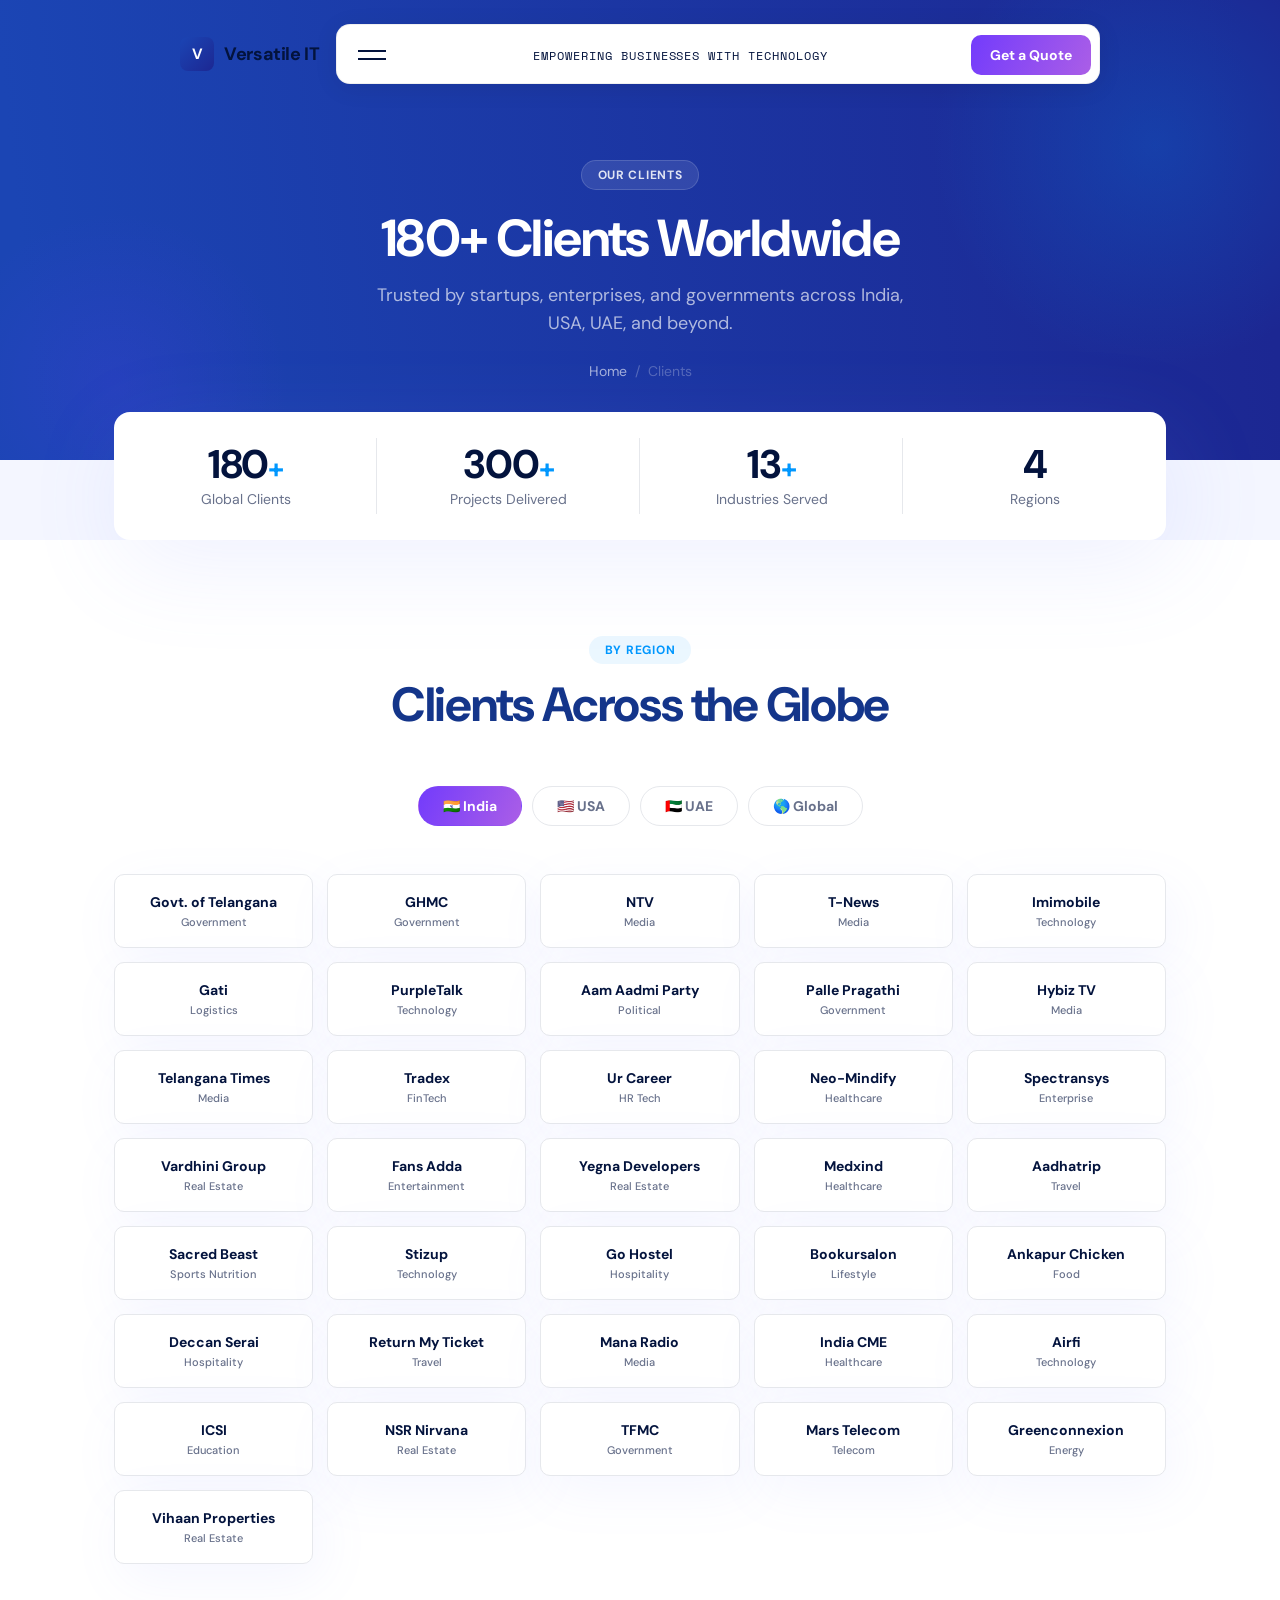
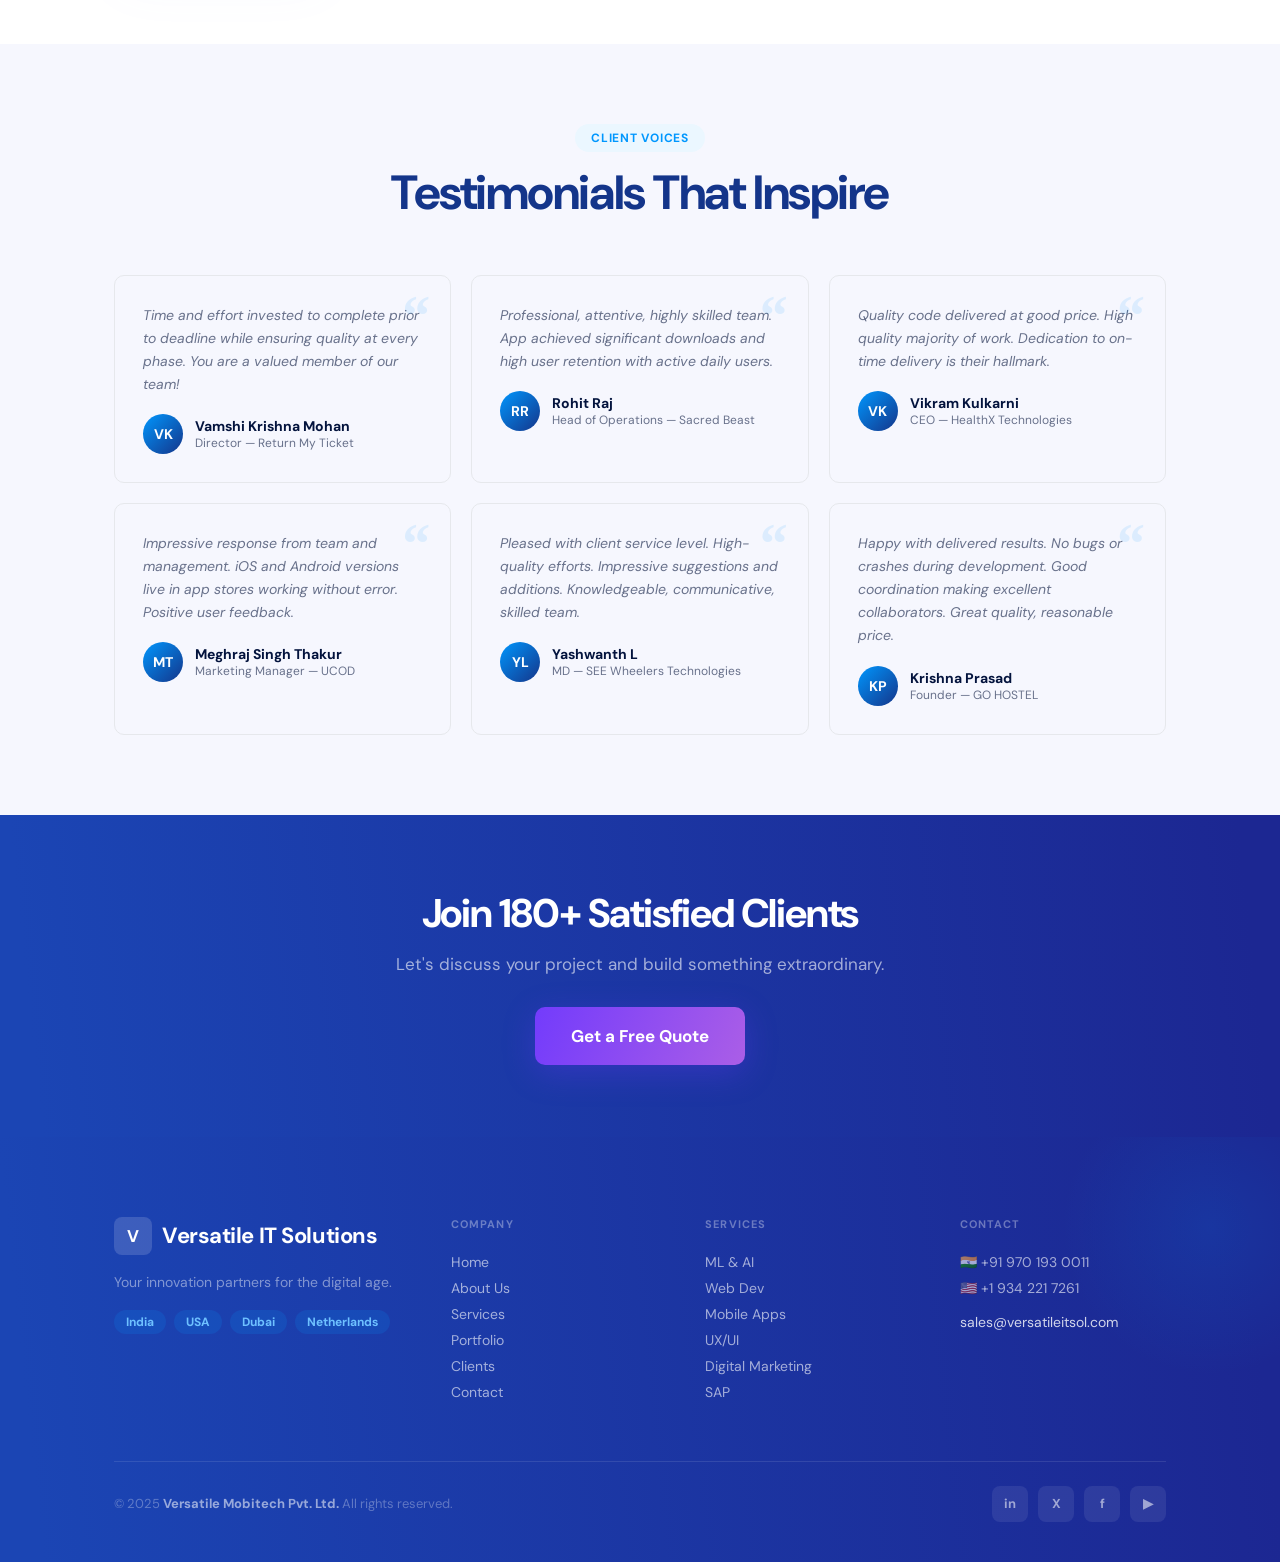
<file: clients.html>
<!DOCTYPE html>
<html lang="en">
<head>
<meta charset="UTF-8"/>
<meta name="viewport" content="width=device-width,initial-scale=1.0"/>
<title>Clients — Versatile IT Solutions</title>
<meta name="description" content="180+ global clients across India, USA, UAE and beyond. Trusted by Godrej, Govt of Telangana, GHMC, NTV and more."/>
<link rel="preconnect" href="https://fonts.googleapis.com"/>
<link rel="preconnect" href="https://fonts.gstatic.com" crossorigin/>
<link href="https://fonts.googleapis.com/css2?family=DM+Sans:ital,opsz,wght@0,9..40,300;0,9..40,400;0,9..40,500;0,9..40,700;1,9..40,400&family=DM+Mono:wght@400;500&family=Space+Mono:wght@400;700&display=swap" rel="stylesheet"/>
<link rel="stylesheet" href="css/style.css?v=5"/>
<style>
/* region tabs */
.region-tabs{display:flex;justify-content:center;gap:10px;flex-wrap:wrap;margin-bottom:48px}
.region-tab{padding:10px 24px;border-radius:var(--r-pill);font-size:14px;font-weight:700;color:var(--text-grey);background:#fff;border:1.5px solid var(--light-grey);cursor:pointer;transition:all .2s}
.region-tab:hover{border-color:var(--blue);color:var(--blue)}
.region-tab.active{background:linear-gradient(112.8deg,#6A36FF -15.76%,#AC5FE6 102.86%);color:#fff;border-color:transparent}

/* client grid */
.client-grid{display:grid;grid-template-columns:repeat(auto-fill,minmax(170px,1fr));gap:14px}
.client-logo-item{background:#fff;border-radius:var(--r);padding:18px 14px;text-align:center;border:1px solid var(--light-grey);box-shadow:var(--shadow-sm);font-size:14px;font-weight:700;color:var(--heading);transition:transform .2s,box-shadow .2s,border-color .2s;opacity:0;transform:translateY(12px)}
.client-logo-item.vis{opacity:1;transform:none}
.client-logo-item:hover{transform:translateY(-3px);box-shadow:var(--shadow-md);border-color:var(--blue)}
.client-logo-item .cl-industry{font-size:11px;font-weight:500;color:var(--text-grey);margin-top:4px}

/* region sections */
.region-section{display:none}
.region-section.active{display:block}

/* testimonial grid for clients page */
.test-grid{display:grid;grid-template-columns:repeat(3,1fr);gap:20px}
@media(max-width:900px){.test-grid{grid-template-columns:1fr}}
</style>
</head>
<body>

<!-- NAV -->
<div class="nav-backdrop" id="navBackdrop"></div>
<div class="card-nav-wrapper">
  <a href="index.html" class="card-nav-logo"><span class="card-nav-logo-mark">V</span>Versatile IT</a>
  <div class="card-nav-container">
    <nav class="card-nav" id="cardNav">
      <div class="card-nav-top">
        <div class="hamburger-menu" id="cardNavToggle" role="button" aria-label="Open menu" tabindex="0"><div class="hamburger-line"></div><div class="hamburger-line"></div></div>
        <span class="nav-decrypt-text"></span>
        <a href="contact.html" class="card-nav-cta-btn">Get a Quote</a>
      </div>
      <div class="card-nav-content">
        <div class="nav-card nc-1"><div class="nav-card-label">Company</div><div class="nav-card-links"><a href="index.html" class="nav-card-link">Home</a><a href="about.html" class="nav-card-link">About Us</a><a href="portfolio.html" class="nav-card-link">Portfolio</a></div></div>
        <div class="nav-card nc-2"><div class="nav-card-label">Services</div><div class="nav-card-links"><a href="services.html" class="nav-card-link">All Services</a><a href="clients.html" class="nav-card-link">Clients</a></div></div>
        <div class="nav-card nc-3"><div class="nav-card-label">Contact</div><div class="nav-card-links"><a href="contact.html" class="nav-card-link">Contact Us</a></div></div>
      </div>
    </nav>
  </div>
</div>

<!-- PAGE HERO -->
<section class="page-hero">
  <div class="container">
    <div class="sec-chip dark rv">Our Clients</div>
    <h1 class="rv rv-d1">180+ Clients Worldwide</h1>
    <p class="rv rv-d2">Trusted by startups, enterprises, and governments across India, USA, UAE, and beyond.</p>
    <div class="breadcrumb rv rv-d3"><a href="index.html">Home</a><span>/</span><span>Clients</span></div>
  </div>
</section>

<!-- STATS -->
<div class="container">
  <div class="stats-bar rv">
    <div class="stats-bar-inner">
      <div class="stat-item"><div class="stat-num"><span data-count="180">0</span><span class="suffix">+</span></div><div class="stat-label">Global Clients</div></div>
      <div class="stat-item"><div class="stat-num"><span data-count="300">0</span><span class="suffix">+</span></div><div class="stat-label">Projects Delivered</div></div>
      <div class="stat-item"><div class="stat-num"><span data-count="13">0</span><span class="suffix">+</span></div><div class="stat-label">Industries Served</div></div>
      <div class="stat-item"><div class="stat-num"><span data-count="4">0</span><span class="suffix"></span></div><div class="stat-label">Regions</div></div>
    </div>
  </div>
</div>

<!-- CLIENTS BY REGION -->
<section class="sec" style="background:#fff;padding-top:96px">
  <div class="container">
    <div class="sec-header">
      <div class="sec-chip rv">By Region</div>
      <h2 class="sec-title rv rv-d1">Clients Across the Globe</h2>
    </div>

    <div class="region-tabs rv" id="regionTabs">
      <button class="region-tab active" data-region="india">&#127470;&#127475; India</button>
      <button class="region-tab" data-region="usa">&#127482;&#127480; USA</button>
      <button class="region-tab" data-region="uae">&#127462;&#127466; UAE</button>
      <button class="region-tab" data-region="global">&#127758; Global</button>
    </div>

    <!-- INDIA -->
    <div class="region-section active" id="region-india">
      <div class="client-grid">
        <div class="client-logo-item">Govt. of Telangana<div class="cl-industry">Government</div></div>
        <div class="client-logo-item">GHMC<div class="cl-industry">Government</div></div>
        <div class="client-logo-item">NTV<div class="cl-industry">Media</div></div>
        <div class="client-logo-item">T-News<div class="cl-industry">Media</div></div>
        <div class="client-logo-item">Imimobile<div class="cl-industry">Technology</div></div>
        <div class="client-logo-item">Gati<div class="cl-industry">Logistics</div></div>
        <div class="client-logo-item">PurpleTalk<div class="cl-industry">Technology</div></div>
        <div class="client-logo-item">Aam Aadmi Party<div class="cl-industry">Political</div></div>
        <div class="client-logo-item">Palle Pragathi<div class="cl-industry">Government</div></div>
        <div class="client-logo-item">Hybiz TV<div class="cl-industry">Media</div></div>
        <div class="client-logo-item">Telangana Times<div class="cl-industry">Media</div></div>
        <div class="client-logo-item">Tradex<div class="cl-industry">FinTech</div></div>
        <div class="client-logo-item">Ur Career<div class="cl-industry">HR Tech</div></div>
        <div class="client-logo-item">Neo-Mindify<div class="cl-industry">Healthcare</div></div>
        <div class="client-logo-item">Spectransys<div class="cl-industry">Enterprise</div></div>
        <div class="client-logo-item">Vardhini Group<div class="cl-industry">Real Estate</div></div>
        <div class="client-logo-item">Fans Adda<div class="cl-industry">Entertainment</div></div>
        <div class="client-logo-item">Yegna Developers<div class="cl-industry">Real Estate</div></div>
        <div class="client-logo-item">Medxind<div class="cl-industry">Healthcare</div></div>
        <div class="client-logo-item">Aadhatrip<div class="cl-industry">Travel</div></div>
        <div class="client-logo-item">Sacred Beast<div class="cl-industry">Sports Nutrition</div></div>
        <div class="client-logo-item">Stizup<div class="cl-industry">Technology</div></div>
        <div class="client-logo-item">Go Hostel<div class="cl-industry">Hospitality</div></div>
        <div class="client-logo-item">Bookursalon<div class="cl-industry">Lifestyle</div></div>
        <div class="client-logo-item">Ankapur Chicken<div class="cl-industry">Food</div></div>
        <div class="client-logo-item">Deccan Serai<div class="cl-industry">Hospitality</div></div>
        <div class="client-logo-item">Return My Ticket<div class="cl-industry">Travel</div></div>
        <div class="client-logo-item">Mana Radio<div class="cl-industry">Media</div></div>
        <div class="client-logo-item">India CME<div class="cl-industry">Healthcare</div></div>
        <div class="client-logo-item">Airfi<div class="cl-industry">Technology</div></div>
        <div class="client-logo-item">ICSI<div class="cl-industry">Education</div></div>
        <div class="client-logo-item">NSR Nirvana<div class="cl-industry">Real Estate</div></div>
        <div class="client-logo-item">TFMC<div class="cl-industry">Government</div></div>
        <div class="client-logo-item">Mars Telecom<div class="cl-industry">Telecom</div></div>
        <div class="client-logo-item">Greenconnexion<div class="cl-industry">Energy</div></div>
        <div class="client-logo-item">Vihaan Properties<div class="cl-industry">Real Estate</div></div>
      </div>
    </div>

    <!-- USA -->
    <div class="region-section" id="region-usa">
      <div class="client-grid">
        <div class="client-logo-item">Godrej<div class="cl-industry">Enterprise</div></div>
        <div class="client-logo-item">NAAS Technologies<div class="cl-industry">Technology</div></div>
        <div class="client-logo-item">SysUSA<div class="cl-industry">IT Services</div></div>
        <div class="client-logo-item">TASC<div class="cl-industry">Staffing</div></div>
        <div class="client-logo-item">Softworld<div class="cl-industry">Software</div></div>
        <div class="client-logo-item">Tabner Global<div class="cl-industry">Technology</div></div>
        <div class="client-logo-item">Finch Healthcare<div class="cl-industry">Healthcare</div></div>
        <div class="client-logo-item">Orbit Healthcare<div class="cl-industry">Healthcare</div></div>
        <div class="client-logo-item">Executive Software<div class="cl-industry">Software</div></div>
        <div class="client-logo-item">Xperteng<div class="cl-industry">Engineering</div></div>
        <div class="client-logo-item">Clorder<div class="cl-industry">Food Tech</div></div>
        <div class="client-logo-item">ShoprLive<div class="cl-industry">E-Commerce</div></div>
        <div class="client-logo-item">Thought Circuits<div class="cl-industry">Technology</div></div>
        <div class="client-logo-item">BluKitchens<div class="cl-industry">Restaurant</div></div>
        <div class="client-logo-item">Tikka Masala Grill<div class="cl-industry">Restaurant</div></div>
        <div class="client-logo-item">Banana Leaf<div class="cl-industry">Restaurant</div></div>
        <div class="client-logo-item">Drive Now<div class="cl-industry">Automotive</div></div>
        <div class="client-logo-item">Shipping Saint<div class="cl-industry">Logistics</div></div>
        <div class="client-logo-item">Track It Now<div class="cl-industry">Logistics</div></div>
        <div class="client-logo-item">Byteinfotek<div class="cl-industry">IT Services</div></div>
        <div class="client-logo-item">Sunray Informatics<div class="cl-industry">IT Services</div></div>
        <div class="client-logo-item">Rozo Software<div class="cl-industry">Software</div></div>
        <div class="client-logo-item">Mypayco<div class="cl-industry">FinTech</div></div>
        <div class="client-logo-item">Sea Panther<div class="cl-industry">Enterprise</div></div>
      </div>
    </div>

    <!-- UAE -->
    <div class="region-section" id="region-uae">
      <div class="client-grid">
        <div class="client-logo-item">SolitAir<div class="cl-industry">Holdings</div></div>
        <div class="client-logo-item">Al-Masaood<div class="cl-industry">Enterprise</div></div>
        <div class="client-logo-item">Netaq<div class="cl-industry">Technology</div></div>
        <div class="client-logo-item">Sparkgain<div class="cl-industry">FinTech</div></div>
        <div class="client-logo-item">Gifts Points<div class="cl-industry">E-Commerce</div></div>
        <div class="client-logo-item">AppNetco<div class="cl-industry">Technology</div></div>
        <div class="client-logo-item">Gift Code4u<div class="cl-industry">E-Commerce</div></div>
        <div class="client-logo-item">Marhaba<div class="cl-industry">Hospitality</div></div>
        <div class="client-logo-item">Tradex<div class="cl-industry">FinTech</div></div>
        <div class="client-logo-item">Infusion<div class="cl-industry">Technology</div></div>
        <div class="client-logo-item">Workallo<div class="cl-industry">HR Tech</div></div>
      </div>
    </div>

    <!-- GLOBAL -->
    <div class="region-section" id="region-global">
      <div class="client-grid">
        <div class="client-logo-item">WS Audiology<div class="cl-industry">Healthcare</div></div>
        <div class="client-logo-item">GigX Global<div class="cl-industry">HR Tech</div></div>
        <div class="client-logo-item">Value Global<div class="cl-industry">Enterprise</div></div>
        <div class="client-logo-item">Wrkman<div class="cl-industry">Workforce</div></div>
        <div class="client-logo-item">Red Rhino<div class="cl-industry">Mobile App</div></div>
        <div class="client-logo-item">HealthX<div class="cl-industry">Healthcare</div></div>
        <div class="client-logo-item">Snapeats<div class="cl-industry">Food Tech</div></div>
        <div class="client-logo-item">Dhukan<div class="cl-industry">E-Commerce</div></div>
        <div class="client-logo-item">See Wheelers<div class="cl-industry">Automotive</div></div>
        <div class="client-logo-item">Good Times<div class="cl-industry">Entertainment</div></div>
      </div>
    </div>
  </div>
</section>

<!-- TESTIMONIALS -->
<section class="sec" style="background:var(--surface)">
  <div class="container">
    <div class="sec-header">
      <div class="sec-chip rv">Client Voices</div>
      <h2 class="sec-title rv rv-d1">Testimonials That Inspire</h2>
    </div>
    <div class="test-grid">
      <div class="testi-card rv" style="width:auto;flex-shrink:initial"><div class="testi-quote">Time and effort invested to complete prior to deadline while ensuring quality at every phase. You are a valued member of our team!</div><div class="testi-author"><div class="testi-avatar">VK</div><div><div class="testi-name">Vamshi Krishna Mohan</div><div class="testi-role">Director — Return My Ticket</div></div></div></div>
      <div class="testi-card rv rv-d1" style="width:auto;flex-shrink:initial"><div class="testi-quote">Professional, attentive, highly skilled team. App achieved significant downloads and high user retention with active daily users.</div><div class="testi-author"><div class="testi-avatar">RR</div><div><div class="testi-name">Rohit Raj</div><div class="testi-role">Head of Operations — Sacred Beast</div></div></div></div>
      <div class="testi-card rv rv-d2" style="width:auto;flex-shrink:initial"><div class="testi-quote">Quality code delivered at good price. High quality majority of work. Dedication to on-time delivery is their hallmark.</div><div class="testi-author"><div class="testi-avatar">VK</div><div><div class="testi-name">Vikram Kulkarni</div><div class="testi-role">CEO — HealthX Technologies</div></div></div></div>
      <div class="testi-card rv" style="width:auto;flex-shrink:initial"><div class="testi-quote">Impressive response from team and management. iOS and Android versions live in app stores working without error. Positive user feedback.</div><div class="testi-author"><div class="testi-avatar">MT</div><div><div class="testi-name">Meghraj Singh Thakur</div><div class="testi-role">Marketing Manager — UCOD</div></div></div></div>
      <div class="testi-card rv rv-d1" style="width:auto;flex-shrink:initial"><div class="testi-quote">Pleased with client service level. High-quality efforts. Impressive suggestions and additions. Knowledgeable, communicative, skilled team.</div><div class="testi-author"><div class="testi-avatar">YL</div><div><div class="testi-name">Yashwanth L</div><div class="testi-role">MD — SEE Wheelers Technologies</div></div></div></div>
      <div class="testi-card rv rv-d2" style="width:auto;flex-shrink:initial"><div class="testi-quote">Happy with delivered results. No bugs or crashes during development. Good coordination making excellent collaborators. Great quality, reasonable price.</div><div class="testi-author"><div class="testi-avatar">KP</div><div><div class="testi-name">Krishna Prasad</div><div class="testi-role">Founder — GO HOSTEL</div></div></div></div>
    </div>
  </div>
</section>

<!-- CTA -->
<section style="background:linear-gradient(83.79deg,var(--hero-start) 3.25%,var(--hero-end) 96.85%);padding:72px 0;text-align:center">
  <div class="container"><h2 style="font-size:40px;font-weight:700;color:#fff;letter-spacing:-.03em;margin-bottom:14px" class="rv">Join 180+ Satisfied Clients</h2><p style="font-size:17px;color:rgba(255,255,255,.6);margin-bottom:32px" class="rv rv-d1">Let's discuss your project and build something extraordinary.</p><a href="contact.html" class="btn-purple rv rv-d2">Get a Free Quote</a></div>
</section>

<!-- FOOTER -->
<footer class="footer">
  <div class="container">
    <div class="footer-grid">
      <div class="footer-brand"><div class="footer-logo"><div class="footer-logo-mark">V</div>Versatile IT Solutions</div><p class="footer-desc">Your innovation partners for the digital age.</p><div class="footer-pills"><span>India</span><span>USA</span><span>Dubai</span><span>Netherlands</span></div></div>
      <div class="footer-col"><div class="footer-col-title">Company</div><a href="index.html">Home</a><a href="about.html">About Us</a><a href="services.html">Services</a><a href="portfolio.html">Portfolio</a><a href="clients.html">Clients</a><a href="contact.html">Contact</a></div>
      <div class="footer-col"><div class="footer-col-title">Services</div><a href="services.html">ML &amp; AI</a><a href="services.html">Web Dev</a><a href="services.html">Mobile Apps</a><a href="services.html">UX/UI</a><a href="services.html">Digital Marketing</a><a href="services.html">SAP</a></div>
      <div class="footer-col"><div class="footer-col-title">Contact</div><a href="tel:+919701930011">&#127470;&#127475; +91 970 193 0011</a><a href="tel:+19342217261">&#127482;&#127480; +1 934 221 7261</a><a href="mailto:sales@versatileitsol.com" style="margin-top:8px;color:rgba(255,255,255,.8)">sales@versatileitsol.com</a></div>
    </div>
    <div class="footer-bar"><div class="footer-copy">&copy; 2025 <strong>Versatile Mobitech Pvt. Ltd.</strong> All rights reserved.</div><div class="footer-socials"><a href="#" class="footer-social">in</a><a href="#" class="footer-social">X</a><a href="#" class="footer-social">f</a><a href="#" class="footer-social">&#9654;</a></div></div>
  </div>
</footer>
<script src="js/main.js?v=5"></script>
<script>
/* Region tabs */
const tabs = document.querySelectorAll('.region-tab');
const regions = document.querySelectorAll('.region-section');
tabs.forEach(tab => {
  tab.addEventListener('click', () => {
    tabs.forEach(t => t.classList.remove('active'));
    tab.classList.add('active');
    regions.forEach(r => r.classList.remove('active'));
    document.getElementById('region-' + tab.dataset.region).classList.add('active');
    // Re-trigger logo animations
    document.querySelectorAll('.region-section.active .client-logo-item').forEach((el, i) => {
      el.classList.remove('vis');
      el.style.transitionDelay = (i * 0.03) + 's';
      setTimeout(() => el.classList.add('vis'), 50);
    });
  });
});
</script>
</body>
</html>
</file>
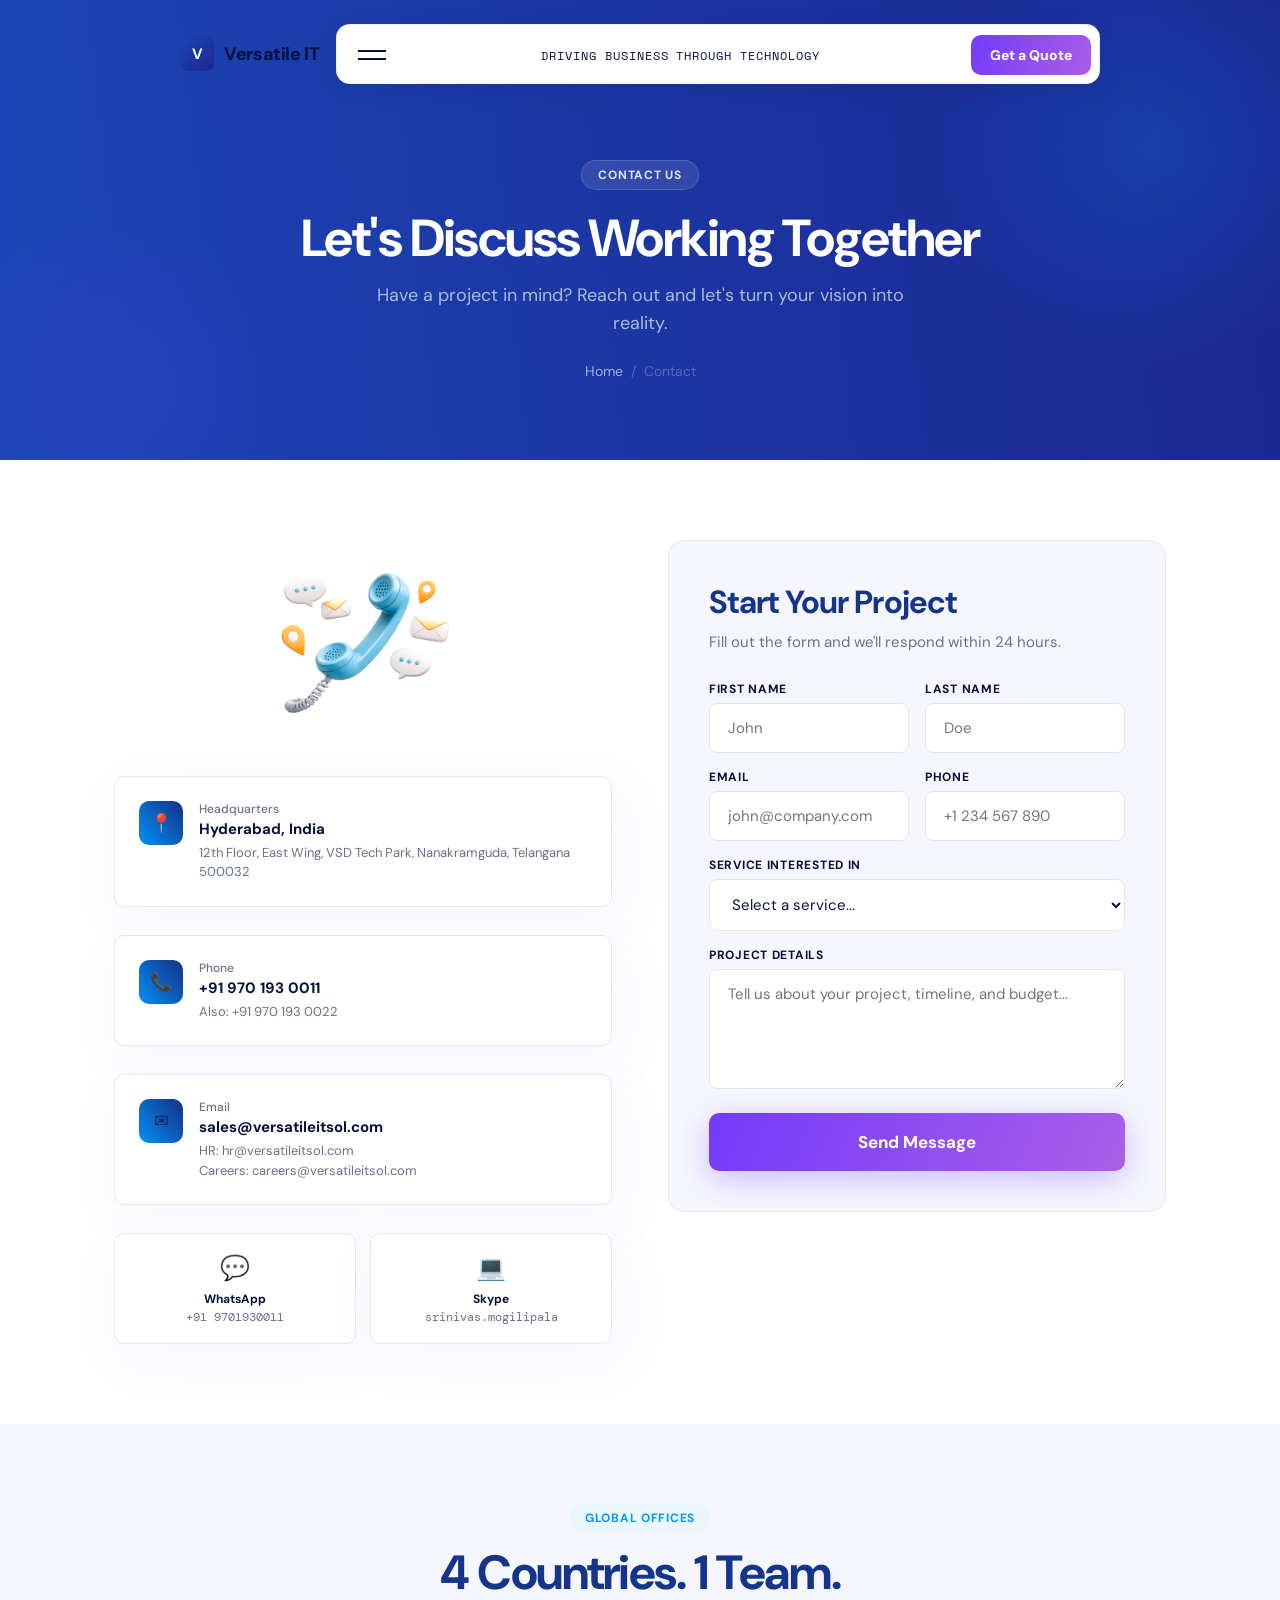
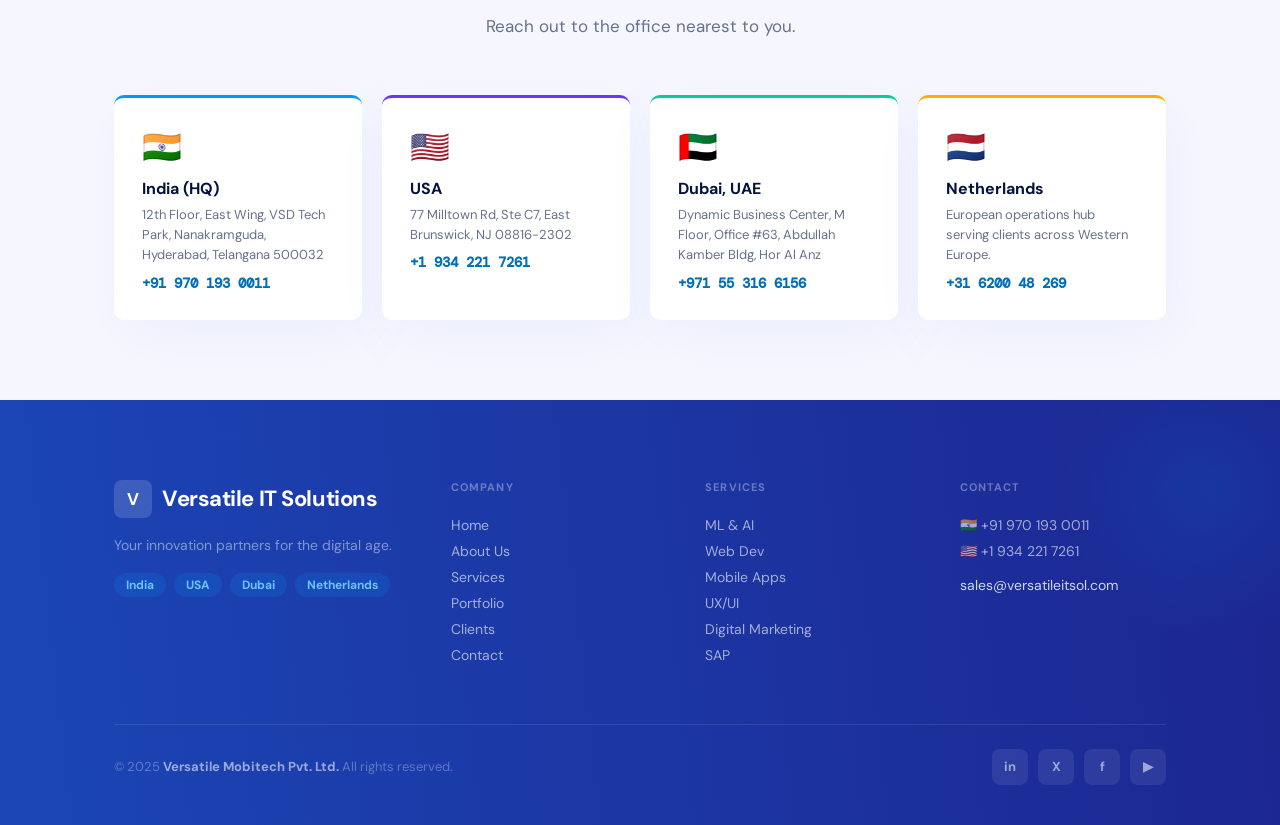
<file: contact.html>
<!DOCTYPE html>
<html lang="en">
<head>
<meta charset="UTF-8"/>
<meta name="viewport" content="width=device-width,initial-scale=1.0"/>
<title>Contact Us — Versatile IT Solutions</title>
<meta name="description" content="Get in touch with Versatile IT Solutions. Offices in India, USA, Dubai, Netherlands. Let's discuss your project."/>
<link rel="preconnect" href="https://fonts.googleapis.com"/>
<link rel="preconnect" href="https://fonts.gstatic.com" crossorigin/>
<link href="https://fonts.googleapis.com/css2?family=DM+Sans:ital,opsz,wght@0,9..40,300;0,9..40,400;0,9..40,500;0,9..40,700;1,9..40,400&family=DM+Mono:wght@400;500&family=Space+Mono:wght@400;700&display=swap" rel="stylesheet"/>
<link rel="stylesheet" href="css/style.css?v=5"/>
<style>
.contact-layout{display:grid;grid-template-columns:1fr 1fr;gap:56px;align-items:start}
.contact-left{display:flex;flex-direction:column;gap:28px}
.contact-img{max-width:300px;margin:0 auto 8px}
.contact-card{background:#fff;border-radius:var(--r);padding:24px;box-shadow:var(--shadow-sm);border:1px solid var(--light-grey);display:flex;align-items:flex-start;gap:16px}
.contact-card .icon-badge{flex-shrink:0}
.cc-label{font-size:12px;color:var(--text-grey);font-weight:500}
.cc-val{font-size:15px;font-weight:700;color:var(--heading);margin-top:2px}
.cc-sub{font-size:13px;color:var(--text-grey);margin-top:4px;line-height:1.5}
.contact-channels{display:grid;grid-template-columns:1fr 1fr;gap:14px}
.ch-card{background:#fff;border-radius:var(--r);padding:18px;text-align:center;box-shadow:var(--shadow-sm);border:1px solid var(--light-grey);transition:transform .2s,border-color .2s}
.ch-card:hover{transform:translateY(-2px);border-color:var(--blue)}
.ch-icon{font-size:24px;margin-bottom:8px}
.ch-label{font-size:12px;font-weight:700;color:var(--heading)}
.ch-val{font-size:12px;color:var(--text-grey);font-family:var(--mono);margin-top:2px}

.contact-form-wrap{background:var(--surface);border-radius:var(--r-lg);padding:40px;border:1px solid var(--light-grey)}
.contact-form-wrap h2{font-size:32px;font-weight:700;color:var(--blue-darkest);letter-spacing:-.03em;margin-bottom:8px}
.contact-form-wrap>p{font-size:15px;color:var(--text-grey);margin-bottom:28px;line-height:1.5}

/* offices section */
.off-grid{display:grid;grid-template-columns:repeat(4,1fr);gap:20px}
.off-card{background:#fff;border-radius:var(--r);padding:28px;box-shadow:var(--shadow-sm);border-top:3px solid var(--blue);transition:transform .2s}
.off-card:hover{transform:translateY(-3px)}
.off-card:nth-child(2){border-top-color:var(--purple-start)}
.off-card:nth-child(3){border-top-color:var(--success)}
.off-card:nth-child(4){border-top-color:var(--warning)}
.off-flag{font-size:32px;margin-bottom:10px}
.off-card h4{font-size:16px;font-weight:700;color:var(--heading);margin-bottom:6px}
.off-card p{font-size:13px;color:var(--text-grey);line-height:1.55;margin-bottom:8px}
.off-card .phone{font-size:14px;font-weight:700;color:var(--blue-dark);font-family:var(--mono)}

@media(max-width:900px){
  .contact-layout{grid-template-columns:1fr}
  .off-grid{grid-template-columns:1fr 1fr}
  .contact-channels{grid-template-columns:1fr}
}
@media(max-width:600px){.off-grid{grid-template-columns:1fr}}
</style>
</head>
<body>

<!-- NAV -->
<div class="nav-backdrop" id="navBackdrop"></div>
<div class="card-nav-wrapper">
  <a href="index.html" class="card-nav-logo"><span class="card-nav-logo-mark">V</span>Versatile IT</a>
  <div class="card-nav-container">
    <nav class="card-nav" id="cardNav">
      <div class="card-nav-top">
        <div class="hamburger-menu" id="cardNavToggle" role="button" aria-label="Open menu" tabindex="0"><div class="hamburger-line"></div><div class="hamburger-line"></div></div>
        <span class="nav-decrypt-text"></span>
        <a href="contact.html" class="card-nav-cta-btn">Get a Quote</a>
      </div>
      <div class="card-nav-content">
        <div class="nav-card nc-1"><div class="nav-card-label">Company</div><div class="nav-card-links"><a href="index.html" class="nav-card-link">Home</a><a href="about.html" class="nav-card-link">About Us</a><a href="portfolio.html" class="nav-card-link">Portfolio</a></div></div>
        <div class="nav-card nc-2"><div class="nav-card-label">Services</div><div class="nav-card-links"><a href="services.html" class="nav-card-link">All Services</a><a href="clients.html" class="nav-card-link">Clients</a></div></div>
        <div class="nav-card nc-3"><div class="nav-card-label">Contact</div><div class="nav-card-links"><a href="contact.html" class="nav-card-link">Contact Us</a></div></div>
      </div>
    </nav>
  </div>
</div>

<!-- PAGE HERO -->
<section class="page-hero">
  <div class="container">
    <div class="sec-chip dark rv">Contact Us</div>
    <h1 class="rv rv-d1">Let's Discuss Working Together</h1>
    <p class="rv rv-d2">Have a project in mind? Reach out and let's turn your vision into reality.</p>
    <div class="breadcrumb rv rv-d3"><a href="index.html">Home</a><span>/</span><span>Contact</span></div>
  </div>
</section>

<!-- CONTACT FORM + INFO -->
<section class="sec" style="background:#fff">
  <div class="container">
    <div class="contact-layout">

      <div class="contact-left rv">
        <img src="Images/Contact Page Illustration.png" alt="Contact us" class="contact-img"/>

        <div class="contact-card">
          <div class="icon-badge sm">&#128205;</div>
          <div><div class="cc-label">Headquarters</div><div class="cc-val">Hyderabad, India</div><div class="cc-sub">12th Floor, East Wing, VSD Tech Park, Nanakramguda, Telangana 500032</div></div>
        </div>

        <div class="contact-card">
          <div class="icon-badge sm">&#128222;</div>
          <div><div class="cc-label">Phone</div><div class="cc-val">+91 970 193 0011</div><div class="cc-sub">Also: +91 970 193 0022</div></div>
        </div>

        <div class="contact-card">
          <div class="icon-badge sm">&#9993;</div>
          <div><div class="cc-label">Email</div><div class="cc-val">sales@versatileitsol.com</div><div class="cc-sub">HR: hr@versatileitsol.com<br/>Careers: careers@versatileitsol.com</div></div>
        </div>

        <div class="contact-channels">
          <div class="ch-card"><div class="ch-icon">&#128172;</div><div class="ch-label">WhatsApp</div><div class="ch-val">+91 9701930011</div></div>
          <div class="ch-card"><div class="ch-icon">&#128187;</div><div class="ch-label">Skype</div><div class="ch-val">srinivas.mogilipala</div></div>
        </div>
      </div>

      <div class="contact-form-wrap rv rv-d2">
        <h2>Start Your Project</h2>
        <p>Fill out the form and we'll respond within 24 hours.</p>
        <form onsubmit="event.preventDefault();this.innerHTML='<div style=\'text-align:center;padding:48px 0\'><div style=\'font-size:48px;margin-bottom:16px\'>&#10003;</div><h3 style=\'font-size:24px;font-weight:700;color:var(--heading);margin-bottom:8px\'>Thank You!</h3><p style=\'color:var(--text-grey)\'>We\'ll be in touch within 24 hours.</p></div>'">
          <div class="form-row">
            <div class="form-group"><label class="form-label">First Name</label><input type="text" class="form-input" placeholder="John" required/></div>
            <div class="form-group"><label class="form-label">Last Name</label><input type="text" class="form-input" placeholder="Doe"/></div>
          </div>
          <div class="form-row">
            <div class="form-group"><label class="form-label">Email</label><input type="email" class="form-input" placeholder="john@company.com" required/></div>
            <div class="form-group"><label class="form-label">Phone</label><input type="tel" class="form-input" placeholder="+1 234 567 890"/></div>
          </div>
          <div class="form-row">
            <div class="form-group full"><label class="form-label">Service Interested In</label>
              <select class="form-input form-select">
                <option value="">Select a service...</option>
                <option>Web Design & Development</option>
                <option>Mobile App Development</option>
                <option>UX & UI Design</option>
                <option>ML & AI Services</option>
                <option>Digital Marketing & SEO</option>
                <option>SAP Consulting</option>
                <option>Staff Augmentation</option>
                <option>IT Consulting</option>
                <option>Other</option>
              </select>
            </div>
          </div>
          <div class="form-row">
            <div class="form-group full"><label class="form-label">Project Details</label><textarea class="form-textarea" placeholder="Tell us about your project, timeline, and budget..."></textarea></div>
          </div>
          <button type="submit" class="btn-purple" style="width:100%;margin-top:8px">Send Message</button>
        </form>
      </div>

    </div>
  </div>
</section>

<!-- GLOBAL OFFICES -->
<section class="sec" style="background:var(--surface)">
  <div class="container">
    <div class="sec-header">
      <div class="sec-chip rv">Global Offices</div>
      <h2 class="sec-title rv rv-d1">4 Countries. 1 Team.</h2>
      <p class="sec-desc rv rv-d2">Reach out to the office nearest to you.</p>
    </div>
    <div class="off-grid">
      <div class="off-card rv">
        <div class="off-flag">&#127470;&#127475;</div>
        <h4>India (HQ)</h4>
        <p>12th Floor, East Wing, VSD Tech Park, Nanakramguda, Hyderabad, Telangana 500032</p>
        <div class="phone">+91 970 193 0011</div>
      </div>
      <div class="off-card rv rv-d1">
        <div class="off-flag">&#127482;&#127480;</div>
        <h4>USA</h4>
        <p>77 Milltown Rd, Ste C7, East Brunswick, NJ 08816-2302</p>
        <div class="phone">+1 934 221 7261</div>
      </div>
      <div class="off-card rv rv-d2">
        <div class="off-flag">&#127462;&#127466;</div>
        <h4>Dubai, UAE</h4>
        <p>Dynamic Business Center, M Floor, Office #63, Abdullah Kamber Bldg, Hor Al Anz</p>
        <div class="phone">+971 55 316 6156</div>
      </div>
      <div class="off-card rv rv-d3">
        <div class="off-flag">&#127475;&#127473;</div>
        <h4>Netherlands</h4>
        <p>European operations hub serving clients across Western Europe.</p>
        <div class="phone">+31 6200 48 269</div>
      </div>
    </div>
  </div>
</section>

<!-- FOOTER -->
<footer class="footer">
  <div class="container">
    <div class="footer-grid">
      <div class="footer-brand"><div class="footer-logo"><div class="footer-logo-mark">V</div>Versatile IT Solutions</div><p class="footer-desc">Your innovation partners for the digital age.</p><div class="footer-pills"><span>India</span><span>USA</span><span>Dubai</span><span>Netherlands</span></div></div>
      <div class="footer-col"><div class="footer-col-title">Company</div><a href="index.html">Home</a><a href="about.html">About Us</a><a href="services.html">Services</a><a href="portfolio.html">Portfolio</a><a href="clients.html">Clients</a><a href="contact.html">Contact</a></div>
      <div class="footer-col"><div class="footer-col-title">Services</div><a href="services.html">ML &amp; AI</a><a href="services.html">Web Dev</a><a href="services.html">Mobile Apps</a><a href="services.html">UX/UI</a><a href="services.html">Digital Marketing</a><a href="services.html">SAP</a></div>
      <div class="footer-col"><div class="footer-col-title">Contact</div><a href="tel:+919701930011">&#127470;&#127475; +91 970 193 0011</a><a href="tel:+19342217261">&#127482;&#127480; +1 934 221 7261</a><a href="mailto:sales@versatileitsol.com" style="margin-top:8px;color:rgba(255,255,255,.8)">sales@versatileitsol.com</a></div>
    </div>
    <div class="footer-bar"><div class="footer-copy">&copy; 2025 <strong>Versatile Mobitech Pvt. Ltd.</strong> All rights reserved.</div><div class="footer-socials"><a href="#" class="footer-social">in</a><a href="#" class="footer-social">X</a><a href="#" class="footer-social">f</a><a href="#" class="footer-social">&#9654;</a></div></div>
  </div>
</footer>
<script src="js/main.js?v=5"></script>
</body>
</html>
</file>
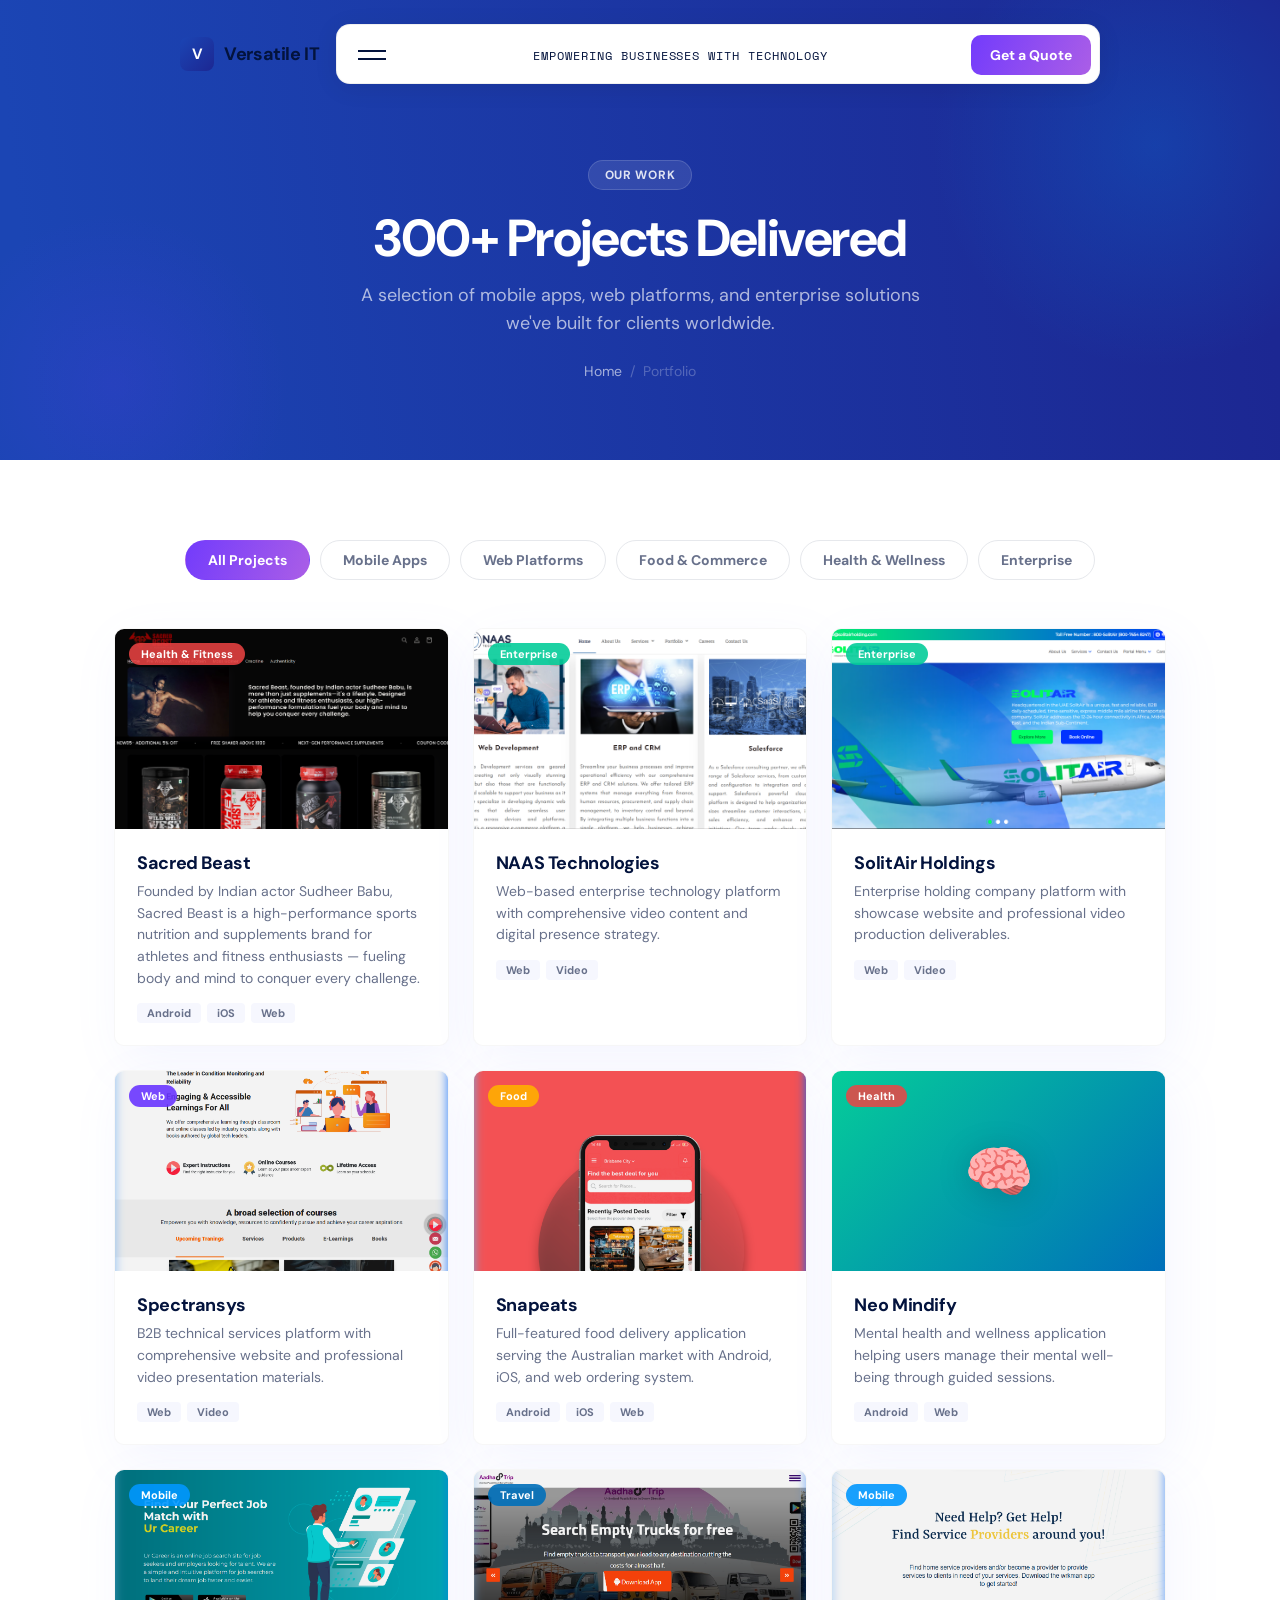
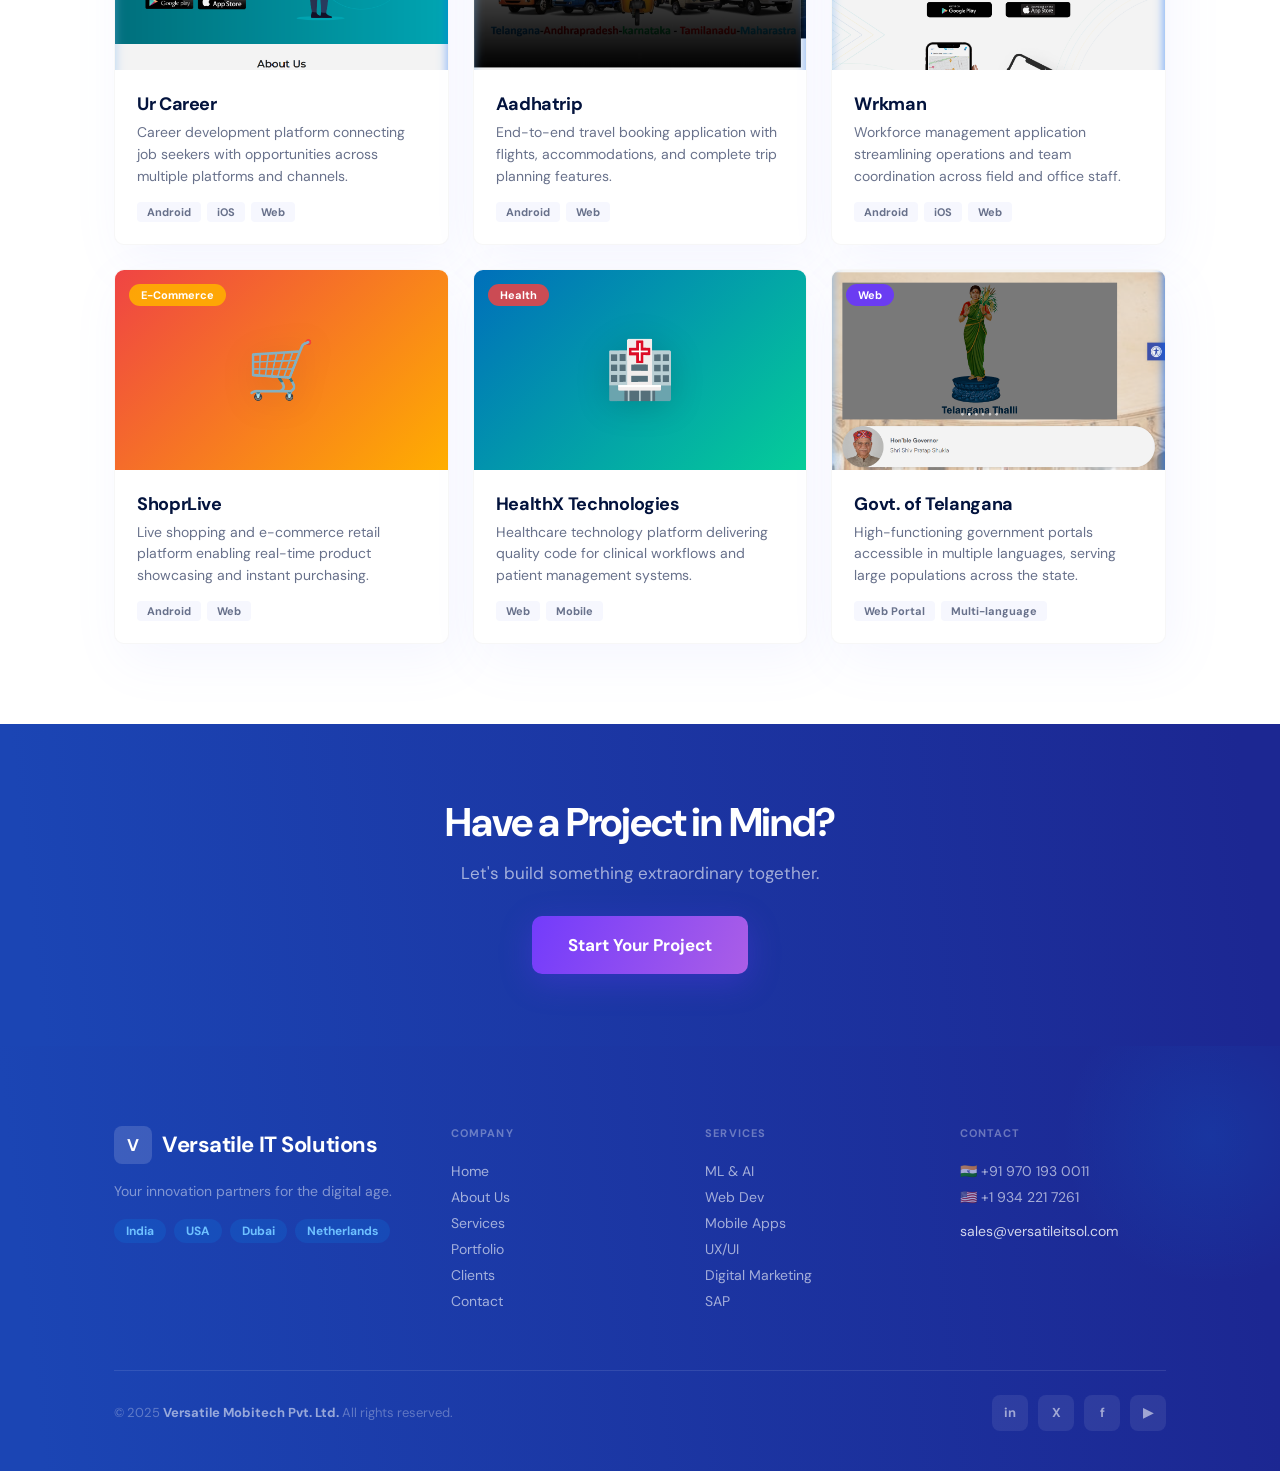
<file: portfolio.html>
<!DOCTYPE html>
<html lang="en">
<head>
<meta charset="UTF-8"/>
<meta name="viewport" content="width=device-width,initial-scale=1.0"/>
<title>Portfolio — Versatile IT Solutions</title>
<meta name="description" content="Explore 300+ projects delivered across mobile apps, web platforms, and enterprise solutions."/>
<link rel="preconnect" href="https://fonts.googleapis.com"/>
<link rel="preconnect" href="https://fonts.gstatic.com" crossorigin/>
<link href="https://fonts.googleapis.com/css2?family=DM+Sans:ital,opsz,wght@0,9..40,300;0,9..40,400;0,9..40,500;0,9..40,700;1,9..40,400&family=DM+Mono:wght@400;500&family=Space+Mono:wght@400;700&display=swap" rel="stylesheet"/>
<link rel="stylesheet" href="css/style.css?v=5"/>
<style>
@keyframes fadeIn{from{opacity:0;transform:translateY(12px)}to{opacity:1;transform:none}}

/* filter tabs */
.filter-bar{display:flex;justify-content:center;gap:10px;flex-wrap:wrap;margin-bottom:48px}
.filter-btn{padding:10px 22px;border-radius:var(--r-pill);font-size:14px;font-weight:700;color:var(--text-grey);background:#fff;border:1.5px solid var(--light-grey);cursor:pointer;transition:all .2s}
.filter-btn:hover{border-color:var(--blue);color:var(--blue)}
.filter-btn.active{background:linear-gradient(112.8deg,#6A36FF -15.76%,#AC5FE6 102.86%);color:#fff;border-color:transparent}

/* portfolio grid */
.port-grid{display:grid;grid-template-columns:repeat(3,1fr);gap:24px}
.port-card{background:#fff;border-radius:var(--r);overflow:hidden;box-shadow:var(--shadow-sm);border:1px solid rgba(0,0,0,.03);transition:transform .25s,box-shadow .25s}
.port-card:hover{transform:translateY(-6px);box-shadow:var(--shadow-md)}
.port-thumb{height:200px;position:relative;overflow:hidden;display:flex;align-items:center;justify-content:center}
.port-thumb .port-gradient{position:absolute;inset:0}
.port-thumb-icon{font-size:56px;position:relative;z-index:1;filter:drop-shadow(0 4px 16px rgba(0,0,0,.15))}
.port-overlay{position:absolute;inset:0;background:linear-gradient(180deg,transparent 40%,rgba(3,19,61,.7));pointer-events:none}
.port-cat-badge{position:absolute;top:14px;left:14px;padding:4px 12px;border-radius:var(--r-pill);font-size:11px;font-weight:700;z-index:1}
.port-cat-badge.mobile{background:rgba(0,151,254,.9);color:#fff}
.port-cat-badge.web{background:rgba(106,54,255,.9);color:#fff}
.port-cat-badge.enterprise{background:rgba(5,205,153,.9);color:#fff}
.port-cat-badge.food{background:rgba(255,174,0,.9);color:#fff}
.port-cat-badge.health{background:rgba(239,68,68,.85);color:#fff}
.port-cat-badge.travel{background:rgba(0,111,186,.9);color:#fff}
.port-cat-badge.gaming{background:rgba(172,95,230,.9);color:#fff}
.port-body{padding:22px}
.port-body h3{font-size:18px;font-weight:700;color:var(--heading);letter-spacing:-.02em;margin-bottom:6px}
.port-body p{font-size:14px;color:var(--text-grey);line-height:1.55;margin-bottom:14px}
.port-platforms{display:flex;gap:6px;flex-wrap:wrap}
.port-plat{padding:3px 10px;background:var(--surface);border-radius:4px;font-size:11px;font-weight:700;color:var(--text-grey)}

@media(max-width:900px){.port-grid{grid-template-columns:1fr 1fr}}
@media(max-width:600px){.port-grid{grid-template-columns:1fr}}
</style>
</head>
<body>

<!-- NAV -->
<div class="nav-backdrop" id="navBackdrop"></div>
<div class="card-nav-wrapper">
  <a href="index.html" class="card-nav-logo"><span class="card-nav-logo-mark">V</span>Versatile IT</a>
  <div class="card-nav-container">
    <nav class="card-nav" id="cardNav">
      <div class="card-nav-top">
        <div class="hamburger-menu" id="cardNavToggle" role="button" aria-label="Open menu" tabindex="0"><div class="hamburger-line"></div><div class="hamburger-line"></div></div>
        <span class="nav-decrypt-text"></span>
        <a href="contact.html" class="card-nav-cta-btn">Get a Quote</a>
      </div>
      <div class="card-nav-content">
        <div class="nav-card nc-1"><div class="nav-card-label">Company</div><div class="nav-card-links"><a href="index.html" class="nav-card-link">Home</a><a href="about.html" class="nav-card-link">About Us</a><a href="portfolio.html" class="nav-card-link">Portfolio</a></div></div>
        <div class="nav-card nc-2"><div class="nav-card-label">Services</div><div class="nav-card-links"><a href="services.html" class="nav-card-link">All Services</a><a href="clients.html" class="nav-card-link">Clients</a></div></div>
        <div class="nav-card nc-3"><div class="nav-card-label">Contact</div><div class="nav-card-links"><a href="contact.html" class="nav-card-link">Contact Us</a></div></div>
      </div>
    </nav>
  </div>
</div>

<!-- PAGE HERO -->
<section class="page-hero">
  <div class="container">
    <div class="sec-chip dark rv">Our Work</div>
    <h1 class="rv rv-d1">300+ Projects Delivered</h1>
    <p class="rv rv-d2">A selection of mobile apps, web platforms, and enterprise solutions we've built for clients worldwide.</p>
    <div class="breadcrumb rv rv-d3"><a href="index.html">Home</a><span>/</span><span>Portfolio</span></div>
  </div>
</section>

<!-- PORTFOLIO -->
<section class="sec" style="background:#fff">
  <div class="container">

    <!-- Filter -->
    <div class="filter-bar rv">
      <button class="filter-btn active" data-filter="all">All Projects</button>
      <button class="filter-btn" data-filter="mobile">Mobile Apps</button>
      <button class="filter-btn" data-filter="web">Web Platforms</button>
      <button class="filter-btn" data-filter="food">Food & Commerce</button>
      <button class="filter-btn" data-filter="health">Health & Wellness</button>
      <button class="filter-btn" data-filter="enterprise">Enterprise</button>
    </div>

    <!-- Grid -->
    <div class="port-grid">

      <div class="port-card rv" data-category="health">
        <div class="port-thumb"><img src="Images/portfolio/sacredbeast.png" alt="Sacred Beast" style="width:100%;height:100%;object-fit:cover"/><span class="port-cat-badge health">Health & Fitness</span></div>
        <div class="port-body"><h3>Sacred Beast</h3><p>Founded by Indian actor Sudheer Babu, Sacred Beast is a high-performance sports nutrition and supplements brand for athletes and fitness enthusiasts — fueling body and mind to conquer every challenge.</p><div class="port-platforms"><span class="port-plat">Android</span><span class="port-plat">iOS</span><span class="port-plat">Web</span></div></div>
      </div>

      <div class="port-card rv rv-d1" data-category="enterprise">
        <div class="port-thumb"><img src="Images/portfolio/NAAS-tech.png" alt="NAAS Technologies" style="width:100%;height:100%;object-fit:cover"/><span class="port-cat-badge enterprise">Enterprise</span></div>
        <div class="port-body"><h3>NAAS Technologies</h3><p>Web-based enterprise technology platform with comprehensive video content and digital presence strategy.</p><div class="port-platforms"><span class="port-plat">Web</span><span class="port-plat">Video</span></div></div>
      </div>

      <div class="port-card rv rv-d2" data-category="enterprise">
        <div class="port-thumb"><img src="Images/portfolio/solitair.png" alt="SolitAir Holdings" style="width:100%;height:100%;object-fit:cover"/><span class="port-cat-badge enterprise">Enterprise</span></div>
        <div class="port-body"><h3>SolitAir Holdings</h3><p>Enterprise holding company platform with showcase website and professional video production deliverables.</p><div class="port-platforms"><span class="port-plat">Web</span><span class="port-plat">Video</span></div></div>
      </div>

      <div class="port-card rv" data-category="web">
        <div class="port-thumb"><img src="Images/portfolio/spectransys.png" alt="Spectransys" style="width:100%;height:100%;object-fit:cover"/><span class="port-cat-badge web">Web</span></div>
        <div class="port-body"><h3>Spectransys</h3><p>B2B technical services platform with comprehensive website and professional video presentation materials.</p><div class="port-platforms"><span class="port-plat">Web</span><span class="port-plat">Video</span></div></div>
      </div>

      <div class="port-card rv rv-d1" data-category="food">
        <div class="port-thumb"><img src="Images/portfolio/snapeats.png" alt="Snapeats" style="width:100%;height:100%;object-fit:cover"/><span class="port-cat-badge food">Food</span></div>
        <div class="port-body"><h3>Snapeats</h3><p>Full-featured food delivery application serving the Australian market with Android, iOS, and web ordering system.</p><div class="port-platforms"><span class="port-plat">Android</span><span class="port-plat">iOS</span><span class="port-plat">Web</span></div></div>
      </div>

      <div class="port-card rv rv-d2" data-category="health">
        <div class="port-thumb"><div class="port-gradient" style="background:linear-gradient(135deg,#05CD99,#006FBA)"></div><div class="port-thumb-icon">&#129504;</div><span class="port-cat-badge health">Health</span></div>
        <div class="port-body"><h3>Neo Mindify</h3><p>Mental health and wellness application helping users manage their mental well-being through guided sessions.</p><div class="port-platforms"><span class="port-plat">Android</span><span class="port-plat">Web</span></div></div>
      </div>

      <div class="port-card rv" data-category="mobile">
        <div class="port-thumb"><img src="Images/portfolio/urcareer.png" alt="Ur Career" style="width:100%;height:100%;object-fit:cover"/><span class="port-cat-badge mobile">Mobile</span></div>
        <div class="port-body"><h3>Ur Career</h3><p>Career development platform connecting job seekers with opportunities across multiple platforms and channels.</p><div class="port-platforms"><span class="port-plat">Android</span><span class="port-plat">iOS</span><span class="port-plat">Web</span></div></div>
      </div>

      <div class="port-card rv rv-d1" data-category="travel">
        <div class="port-thumb"><img src="Images/portfolio/aadhatrip.png" alt="Aadhatrip" style="width:100%;height:100%;object-fit:cover"/><span class="port-cat-badge travel">Travel</span></div>
        <div class="port-body"><h3>Aadhatrip</h3><p>End-to-end travel booking application with flights, accommodations, and complete trip planning features.</p><div class="port-platforms"><span class="port-plat">Android</span><span class="port-plat">Web</span></div></div>
      </div>

      <div class="port-card rv rv-d2" data-category="mobile">
        <div class="port-thumb"><img src="Images/portfolio/wrkman.png" alt="Wrkman" style="width:100%;height:100%;object-fit:cover"/><span class="port-cat-badge mobile">Mobile</span></div>
        <div class="port-body"><h3>Wrkman</h3><p>Workforce management application streamlining operations and team coordination across field and office staff.</p><div class="port-platforms"><span class="port-plat">Android</span><span class="port-plat">iOS</span><span class="port-plat">Web</span></div></div>
      </div>

      <div class="port-card rv" data-category="food">
        <div class="port-thumb"><div class="port-gradient" style="background:linear-gradient(135deg,#EF4444,#FFAE00)"></div><div class="port-thumb-icon">&#128722;</div><span class="port-cat-badge food">E-Commerce</span></div>
        <div class="port-body"><h3>ShoprLive</h3><p>Live shopping and e-commerce retail platform enabling real-time product showcasing and instant purchasing.</p><div class="port-platforms"><span class="port-plat">Android</span><span class="port-plat">Web</span></div></div>
      </div>

      <div class="port-card rv rv-d1" data-category="health">
        <div class="port-thumb"><div class="port-gradient" style="background:linear-gradient(135deg,#006FBA,#05CD99)"></div><div class="port-thumb-icon">&#127973;</div><span class="port-cat-badge health">Health</span></div>
        <div class="port-body"><h3>HealthX Technologies</h3><p>Healthcare technology platform delivering quality code for clinical workflows and patient management systems.</p><div class="port-platforms"><span class="port-plat">Web</span><span class="port-plat">Mobile</span></div></div>
      </div>

      <div class="port-card rv rv-d2" data-category="web">
        <div class="port-thumb"><img src="Images/portfolio/govt-telangana.png" alt="Govt. of Telangana" style="width:100%;height:100%;object-fit:cover"/><span class="port-cat-badge web">Web</span></div>
        <div class="port-body"><h3>Govt. of Telangana</h3><p>High-functioning government portals accessible in multiple languages, serving large populations across the state.</p><div class="port-platforms"><span class="port-plat">Web Portal</span><span class="port-plat">Multi-language</span></div></div>
      </div>

    </div>
  </div>
</section>

<!-- CTA -->
<section style="background:linear-gradient(83.79deg,var(--hero-start) 3.25%,var(--hero-end) 96.85%);padding:72px 0;text-align:center">
  <div class="container"><h2 style="font-size:40px;font-weight:700;color:#fff;letter-spacing:-.03em;margin-bottom:14px" class="rv">Have a Project in Mind?</h2><p style="font-size:17px;color:rgba(255,255,255,.6);margin-bottom:32px" class="rv rv-d1">Let's build something extraordinary together.</p><a href="contact.html" class="btn-purple rv rv-d2">Start Your Project</a></div>
</section>

<!-- FOOTER -->
<footer class="footer">
  <div class="container">
    <div class="footer-grid">
      <div class="footer-brand"><div class="footer-logo"><div class="footer-logo-mark">V</div>Versatile IT Solutions</div><p class="footer-desc">Your innovation partners for the digital age.</p><div class="footer-pills"><span>India</span><span>USA</span><span>Dubai</span><span>Netherlands</span></div></div>
      <div class="footer-col"><div class="footer-col-title">Company</div><a href="index.html">Home</a><a href="about.html">About Us</a><a href="services.html">Services</a><a href="portfolio.html">Portfolio</a><a href="clients.html">Clients</a><a href="contact.html">Contact</a></div>
      <div class="footer-col"><div class="footer-col-title">Services</div><a href="services.html">ML &amp; AI</a><a href="services.html">Web Dev</a><a href="services.html">Mobile Apps</a><a href="services.html">UX/UI</a><a href="services.html">Digital Marketing</a><a href="services.html">SAP</a></div>
      <div class="footer-col"><div class="footer-col-title">Contact</div><a href="tel:+919701930011">&#127470;&#127475; +91 970 193 0011</a><a href="tel:+19342217261">&#127482;&#127480; +1 934 221 7261</a><a href="mailto:sales@versatileitsol.com" style="margin-top:8px;color:rgba(255,255,255,.8)">sales@versatileitsol.com</a></div>
    </div>
    <div class="footer-bar"><div class="footer-copy">&copy; 2025 <strong>Versatile Mobitech Pvt. Ltd.</strong> All rights reserved.</div><div class="footer-socials"><a href="#" class="footer-social">in</a><a href="#" class="footer-social">X</a><a href="#" class="footer-social">f</a><a href="#" class="footer-social">&#9654;</a></div></div>
  </div>
</footer>
<script src="js/main.js?v=5"></script>
</body>
</html>
</file>
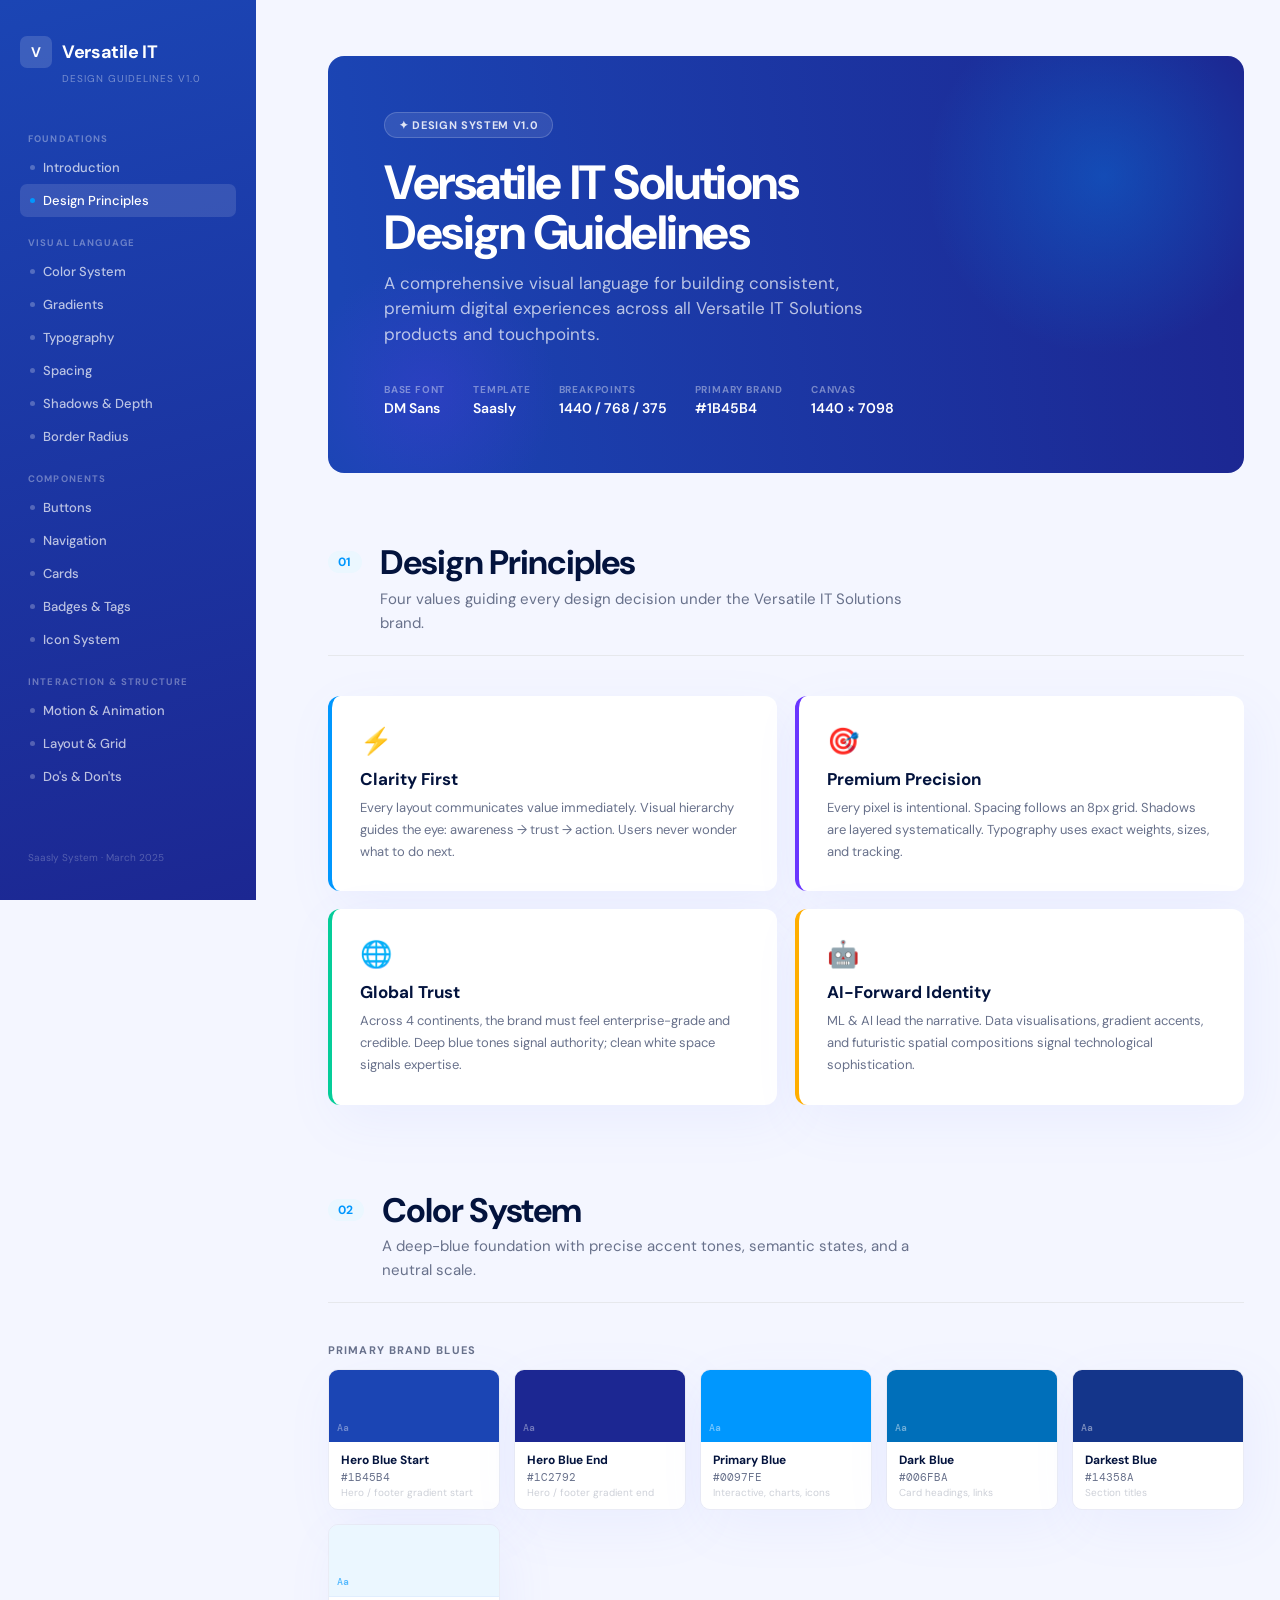
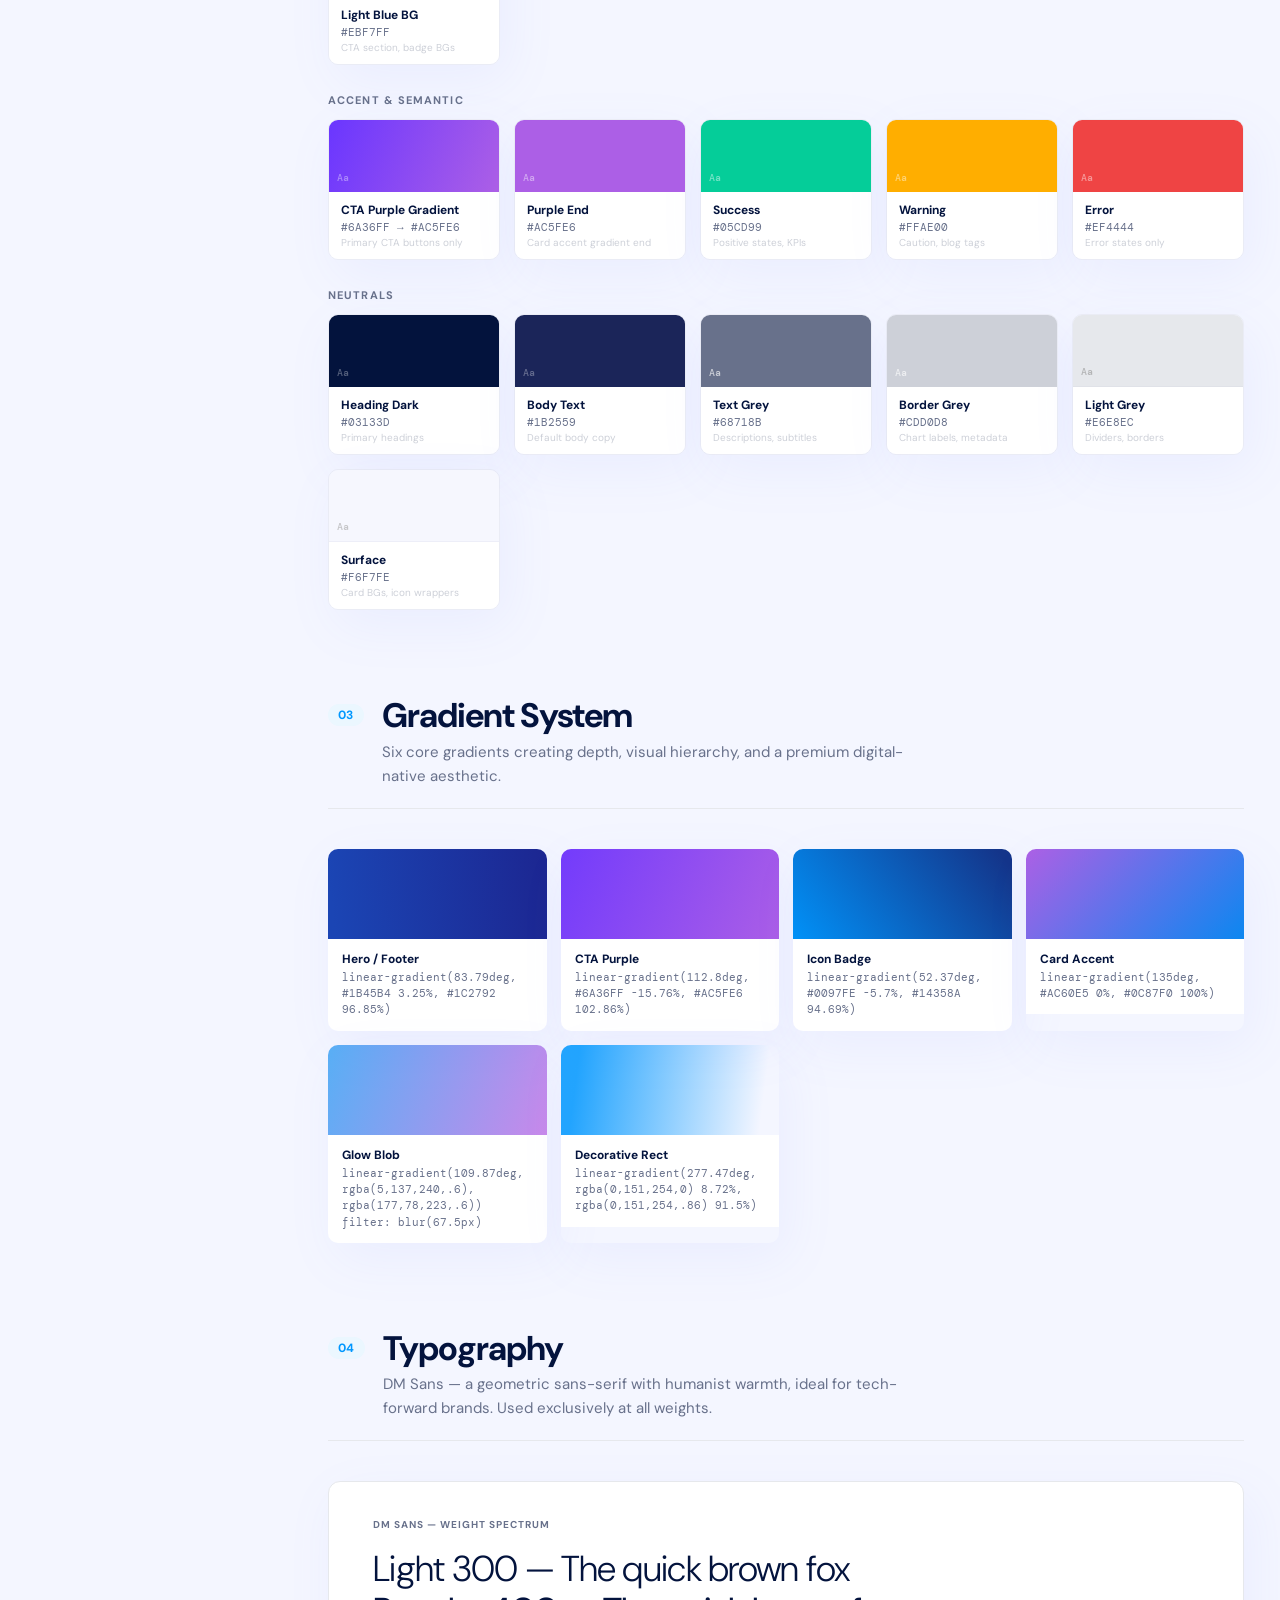
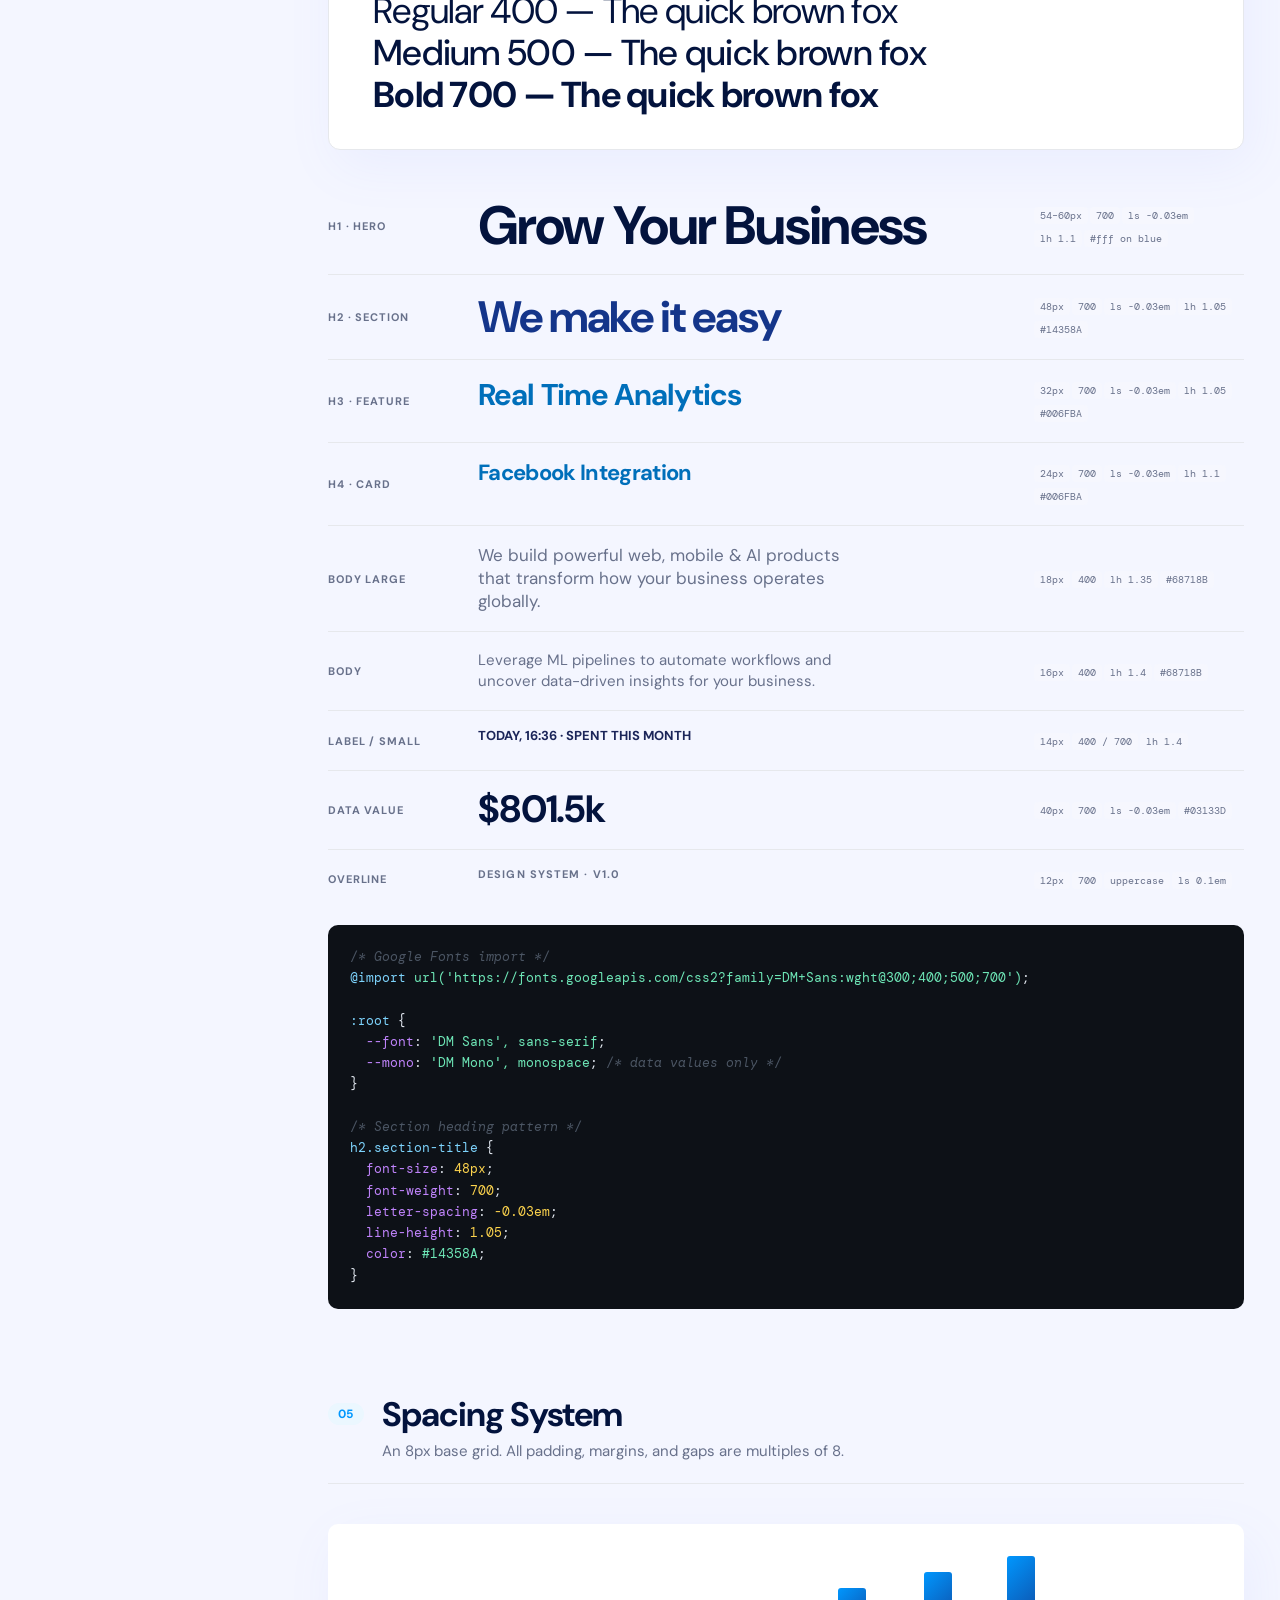
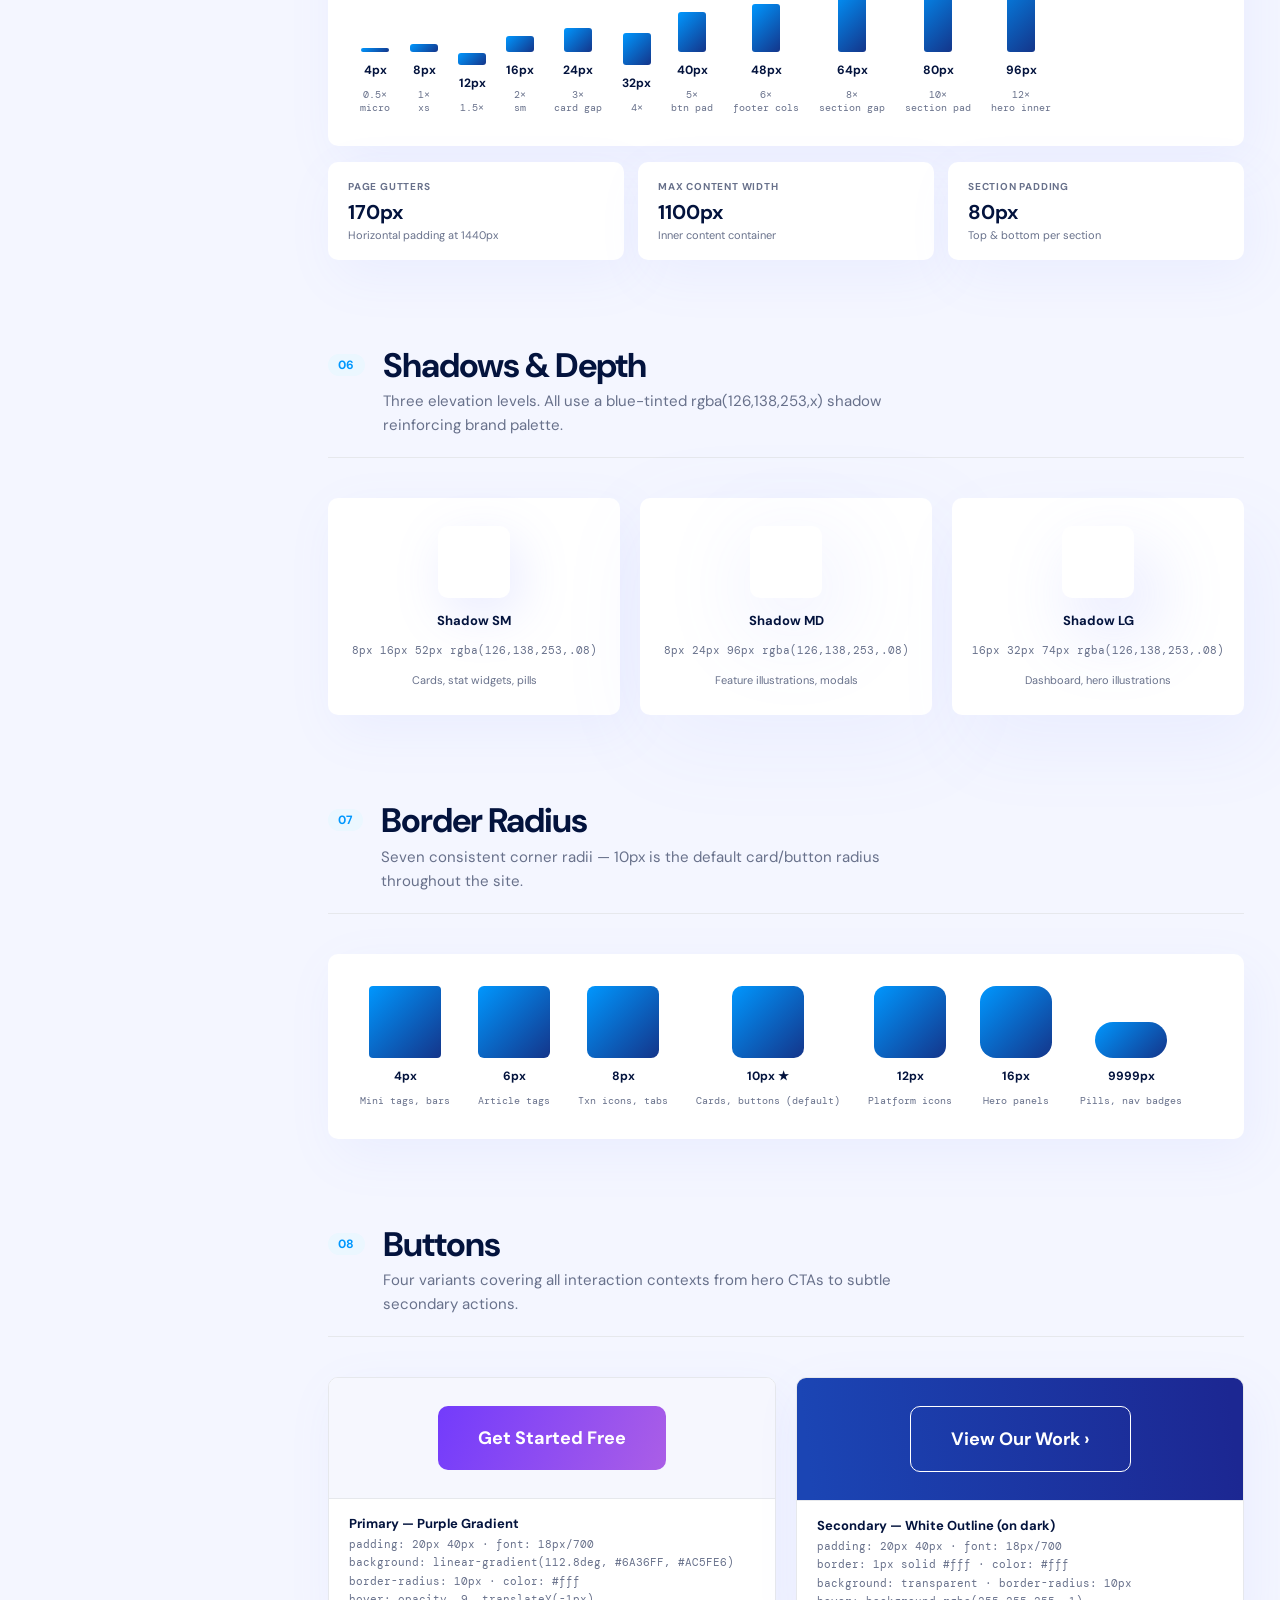
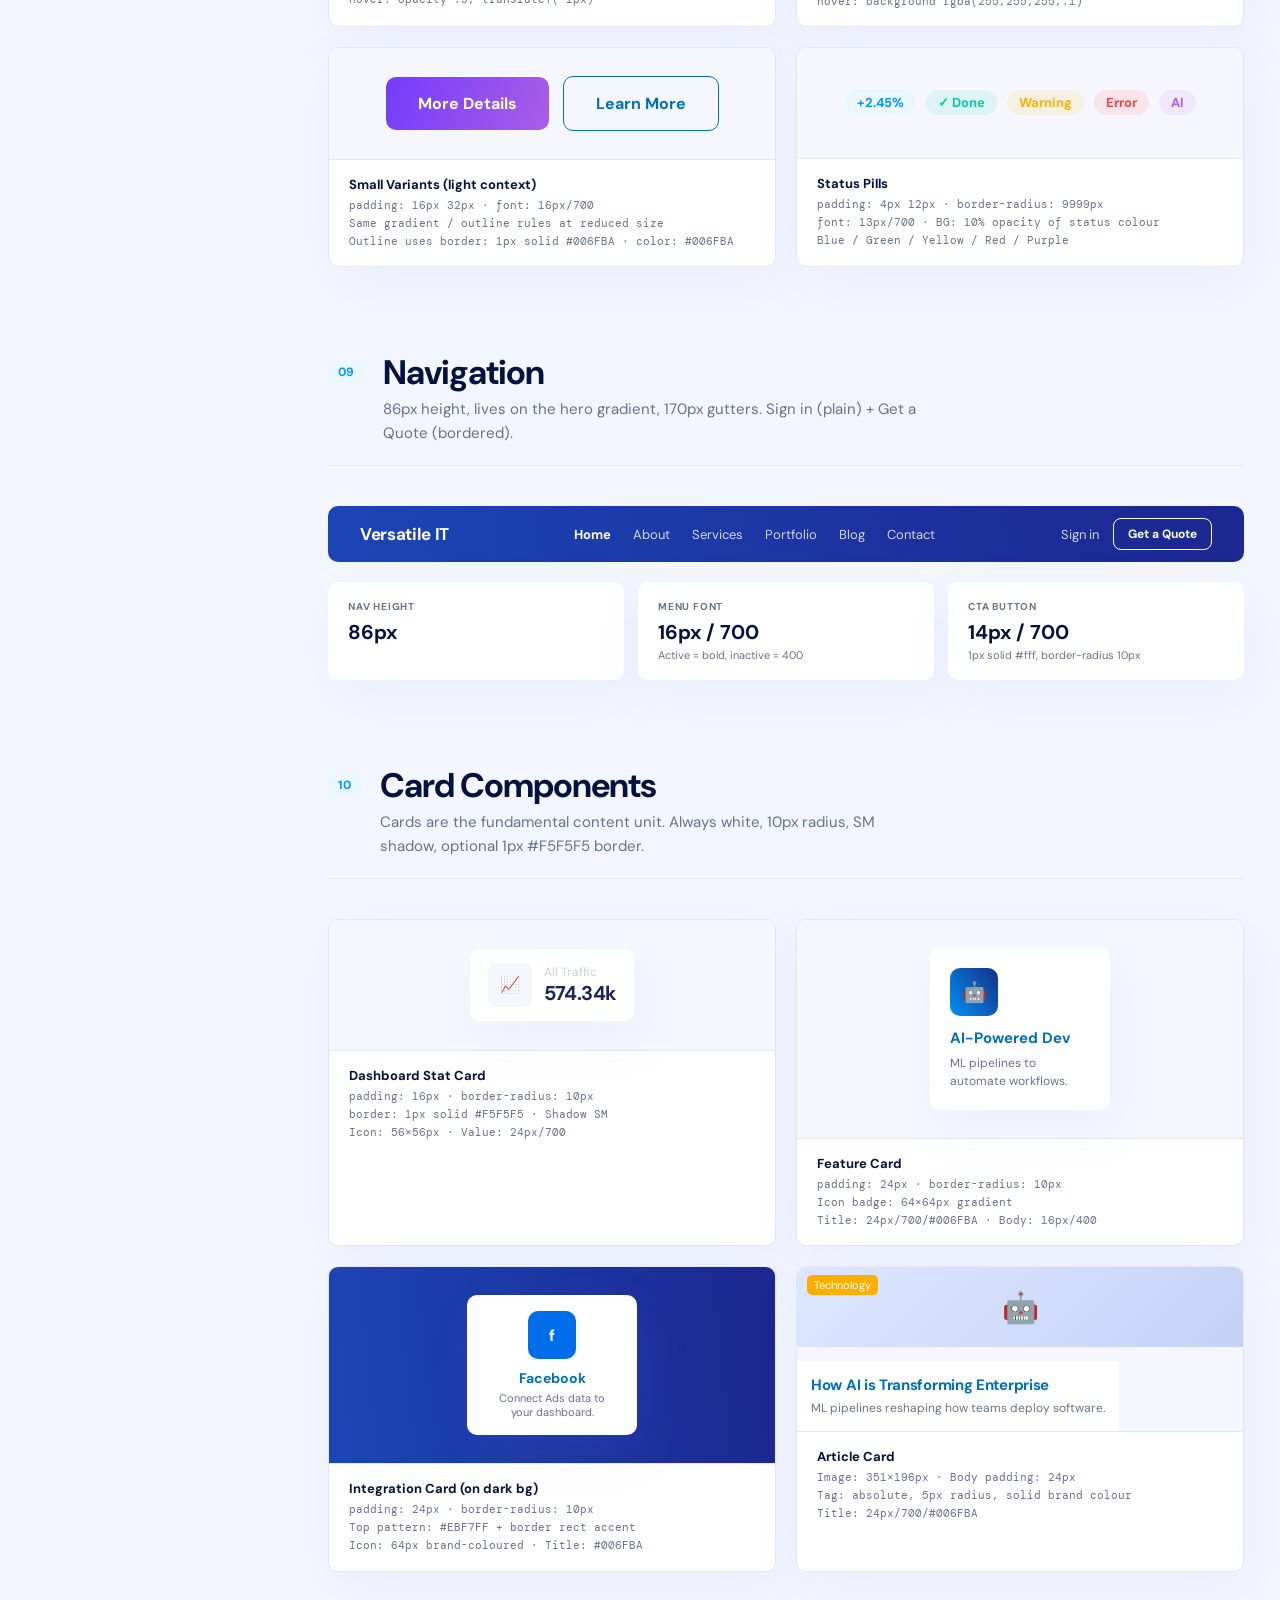
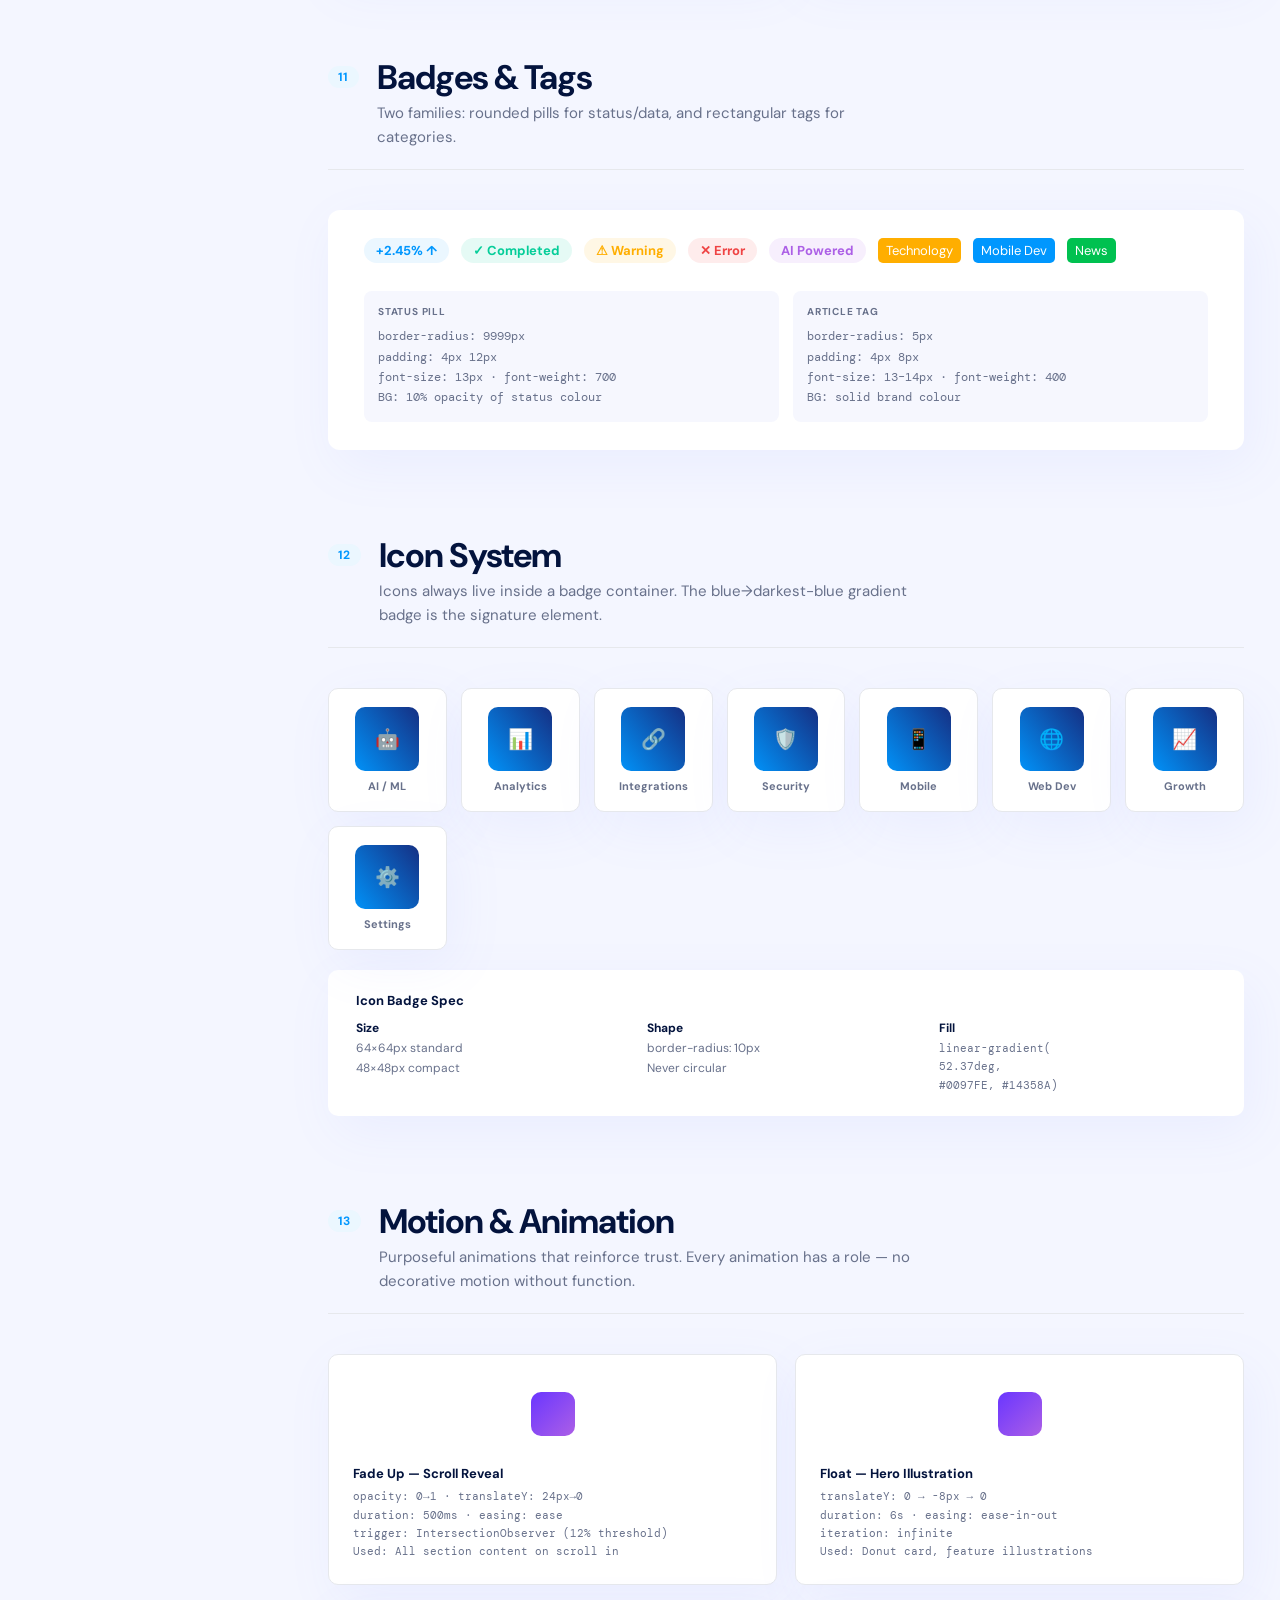
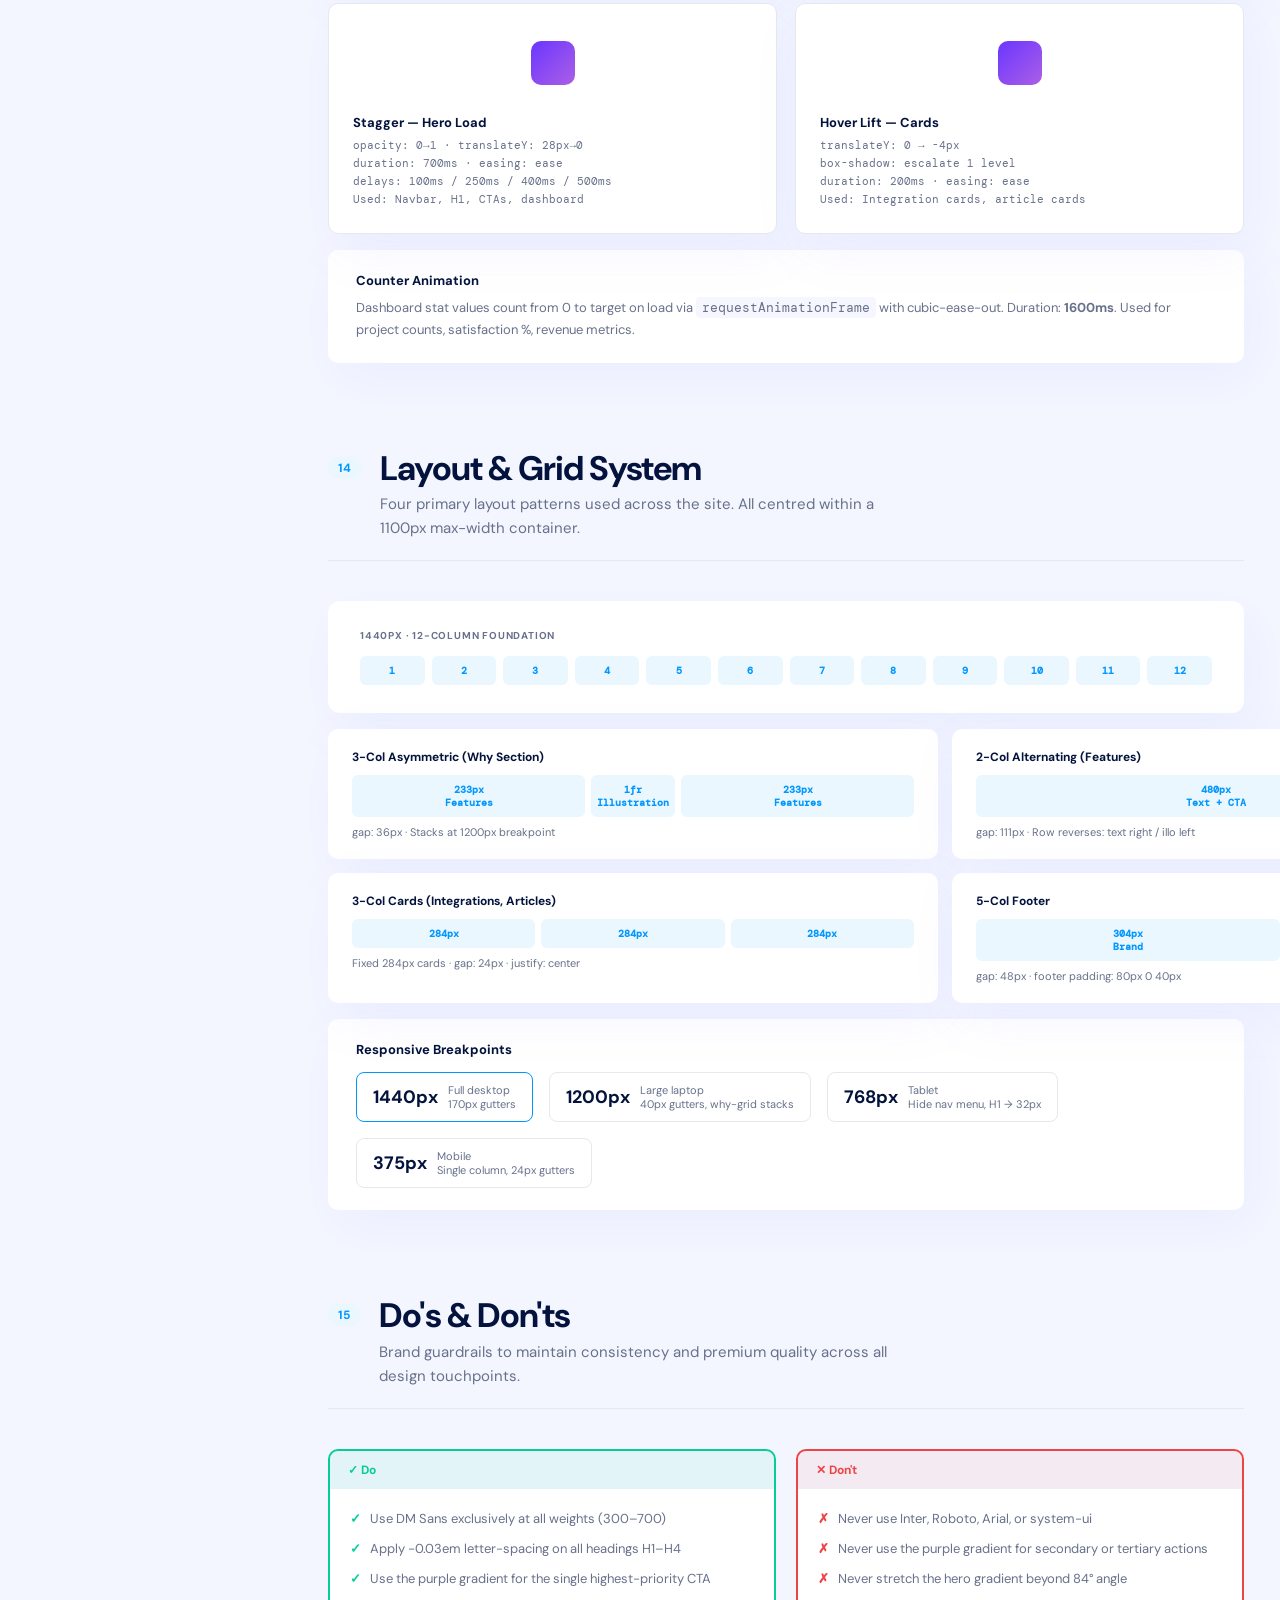
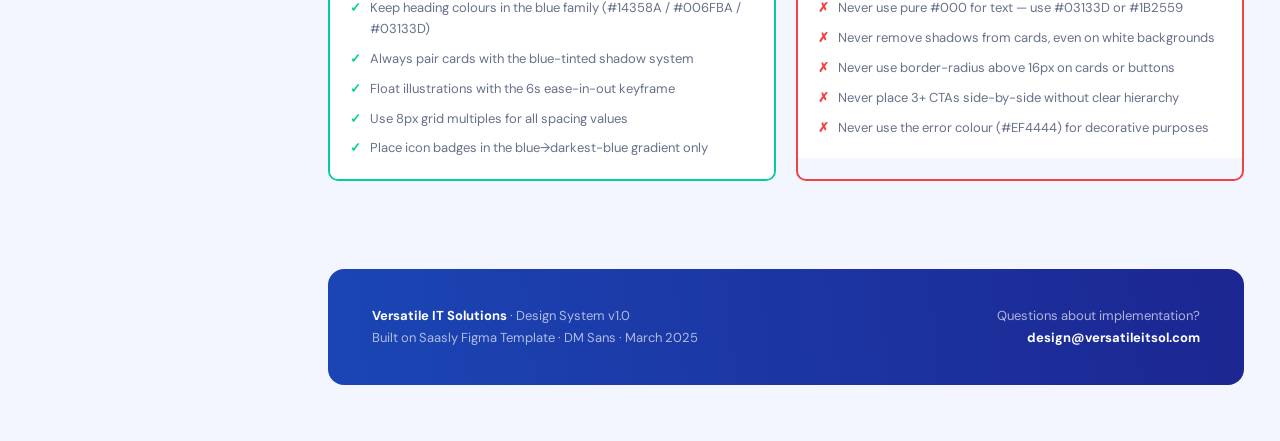
<file: versatile-design-guidelines.html>
<!DOCTYPE html>
<html lang="en">
<head>
<meta charset="UTF-8"/>
<meta name="viewport" content="width=device-width,initial-scale=1.0"/>
<title>Versatile IT Solutions — Design Guidelines</title>
<link rel="preconnect" href="https://fonts.googleapis.com"/>
<link href="https://fonts.googleapis.com/css2?family=DM+Sans:ital,opsz,wght@0,9..40,300;0,9..40,400;0,9..40,500;0,9..40,700;1,9..40,400&family=DM+Mono:wght@400;500&display=swap" rel="stylesheet"/>
<style>
:root {
  --hero-start:#1B45B4;--hero-end:#1C2792;
  --blue:#0097FE;--blue-dark:#006FBA;--blue-darkest:#14358A;
  --blue-light:#EBF7FF;--purple-start:#6A36FF;--purple-end:#AC5FE6;
  --icon-start:#0097FE;--icon-end:#14358A;
  --text-grey:#68718B;--border:#CDD0D8;--light-grey:#E6E8EC;
  --surface:#F6F7FE;--body:#1B2559;--heading:#03133D;
  --success:#05CD99;--warning:#FFAE00;--error:#EF4444;
  --shadow-sm:8px 16px 52px rgba(126,138,253,.08);
  --shadow-md:8px 24px 96px rgba(126,138,253,.08);
  --shadow-lg:16px 32px 74px rgba(126,138,253,.08);
  --r:10px;--r-pill:9999px;--r-lg:16px;
  --font:'DM Sans',sans-serif;--mono:'DM Mono',monospace;
}
*,*::before,*::after{box-sizing:border-box;margin:0;padding:0}
html{scroll-behavior:smooth}
body{font-family:var(--font);background:#F4F6FF;color:var(--body);-webkit-font-smoothing:antialiased}

/* PAGE */
.wrap{display:grid;grid-template-columns:256px 1fr;min-height:100vh}

/* ── SIDEBAR ── */
.sb{
  position:sticky;top:0;height:100vh;overflow-y:auto;
  background:linear-gradient(165deg,var(--hero-start),var(--hero-end));
  padding:36px 20px;display:flex;flex-direction:column;
  scrollbar-width:thin;scrollbar-color:rgba(255,255,255,.2) transparent;
}
.sb-logo{font-size:18px;font-weight:700;color:#fff;letter-spacing:-.02em;display:flex;align-items:center;gap:10px;margin-bottom:4px}
.sb-mark{width:32px;height:32px;background:rgba(255,255,255,.15);border-radius:7px;display:flex;align-items:center;justify-content:center;font-size:14px;font-weight:700}
.sb-tag{font-size:10px;color:rgba(255,255,255,.4);letter-spacing:.1em;text-transform:uppercase;margin-bottom:28px;padding-left:42px}
.sb-group{font-size:9.5px;font-weight:700;letter-spacing:.12em;text-transform:uppercase;color:rgba(255,255,255,.35);margin:20px 0 6px;padding:0 8px}
.sb-a{display:flex;align-items:center;gap:8px;padding:8px 10px;border-radius:7px;font-size:13px;color:rgba(255,255,255,.7);text-decoration:none;font-weight:500;transition:all .15s}
.sb-a:hover,.sb-a.on{background:rgba(255,255,255,.12);color:#fff}
.sb-dot{width:5px;height:5px;border-radius:50%;background:rgba(255,255,255,.25);flex-shrink:0}
.sb-a.on .sb-dot{background:var(--blue)}
.sb-foot{margin-top:auto;padding-top:24px;font-size:10px;color:rgba(255,255,255,.25);padding-left:8px}

/* ── MAIN ── */
.main{padding:56px 72px;max-width:1060px}

/* ── SECTIONS ── */
.sec{margin-bottom:88px}
.sec-hd{display:flex;align-items:flex-start;gap:18px;margin-bottom:40px;padding-bottom:20px;border-bottom:1px solid var(--light-grey)}
.sec-num{font-size:12px;font-weight:700;color:var(--blue);background:var(--blue-light);padding:3px 10px;border-radius:var(--r-pill);flex-shrink:0;margin-top:6px;letter-spacing:.04em}
.sec-h{font-size:34px;font-weight:700;color:var(--heading);letter-spacing:-.03em;line-height:1.05}
.sec-d{font-size:15px;color:var(--text-grey);line-height:1.6;margin-top:6px;max-width:540px}

/* ── HERO BANNER ── */
.hero-banner{
  background:linear-gradient(83.79deg,var(--hero-start) 3.25%,var(--hero-end) 96.85%);
  border-radius:var(--r-lg);padding:56px;margin-bottom:72px;
  position:relative;overflow:hidden;
}
.hero-banner::before{content:'';position:absolute;right:-40px;top:-60px;width:360px;height:360px;border-radius:50%;background:radial-gradient(circle,rgba(0,151,254,.3) 0%,transparent 70%)}
.hero-banner::after{content:'';position:absolute;left:-30px;bottom:-50px;width:260px;height:260px;border-radius:50%;background:radial-gradient(circle,rgba(106,54,255,.2) 0%,transparent 70%)}
.hb-chip{display:inline-flex;align-items:center;gap:6px;background:rgba(255,255,255,.1);border:1px solid rgba(255,255,255,.18);border-radius:var(--r-pill);padding:5px 14px;font-size:11px;font-weight:700;color:rgba(255,255,255,.85);letter-spacing:.06em;text-transform:uppercase;margin-bottom:20px;position:relative;z-index:1}
.hb-h{font-size:48px;font-weight:700;color:#fff;letter-spacing:-.03em;line-height:1.05;position:relative;z-index:1;margin-bottom:12px}
.hb-sub{font-size:17px;color:rgba(255,255,255,.7);line-height:1.5;max-width:500px;position:relative;z-index:1;margin-bottom:36px}
.hb-meta{display:flex;gap:28px;position:relative;z-index:1}
.hb-mi{display:flex;flex-direction:column;gap:3px}
.hb-ml{font-size:10px;font-weight:700;color:rgba(255,255,255,.4);text-transform:uppercase;letter-spacing:.08em}
.hb-mv{font-size:14px;font-weight:600;color:#fff}

/* ── COLOUR GRID ── */
.col-grid{display:grid;grid-template-columns:repeat(auto-fill,minmax(168px,1fr));gap:14px;margin-bottom:28px}
.col-chip{border-radius:var(--r);overflow:hidden;box-shadow:var(--shadow-sm);border:1px solid rgba(0,0,0,.04)}
.col-sw{height:72px;position:relative;display:flex;align-items:flex-end;padding:8px}
.col-sw-txt{font-size:10px;font-weight:500;opacity:.65;font-family:var(--mono)}
.col-info{padding:10px 12px;background:#fff}
.col-name{font-size:12px;font-weight:700;color:var(--heading);margin-bottom:2px}
.col-hex{font-size:11px;color:var(--text-grey);font-family:var(--mono)}
.col-role{font-size:10px;color:var(--border);margin-top:2px}
.col-group{font-size:11px;font-weight:700;text-transform:uppercase;letter-spacing:.1em;color:var(--text-grey);margin:24px 0 12px}

/* ── GRADIENT GRID ── */
.grad-grid{display:grid;grid-template-columns:repeat(auto-fill,minmax(210px,1fr));gap:14px}
.grad-card{border-radius:var(--r);overflow:hidden;box-shadow:var(--shadow-sm)}
.grad-sw{height:90px}
.grad-info{background:#fff;padding:12px 14px}
.grad-name{font-size:12px;font-weight:700;color:var(--heading);margin-bottom:3px}
.grad-css{font-size:10.5px;font-family:var(--mono);color:var(--text-grey);line-height:1.55}

/* ── TYPE TABLE ── */
.type-rows{display:flex;flex-direction:column}
.type-row{display:grid;grid-template-columns:130px 1fr 210px;gap:20px;align-items:baseline;padding:18px 0;border-bottom:1px solid var(--light-grey)}
.type-row:last-child{border-bottom:none}
.type-lbl{font-size:11px;font-weight:700;color:var(--text-grey);text-transform:uppercase;letter-spacing:.08em;align-self:center}
.type-spec{font-family:var(--font);color:var(--heading);line-height:1.1}
.type-meta{align-self:center}
.t-tag{display:inline-block;font-size:10px;font-family:var(--mono);background:var(--surface);color:var(--text-grey);padding:2px 6px;border-radius:4px;margin:2px 2px 2px 0}

/* ── SPACING ── */
.sp-row{display:flex;align-items:flex-end;gap:20px;flex-wrap:wrap;padding:32px;background:#fff;border-radius:var(--r);box-shadow:var(--shadow-sm)}
.sp-item{display:flex;flex-direction:column;align-items:center;gap:10px}
.sp-bar{width:28px;background:linear-gradient(135deg,var(--blue),var(--blue-darkest));border-radius:3px}
.sp-val{font-size:12px;font-weight:700;color:var(--heading)}
.sp-lbl{font-size:10px;font-family:var(--mono);color:var(--text-grey);text-align:center}

/* ── SHADOW DEMO ── */
.sh-grid{display:grid;grid-template-columns:1fr 1fr 1fr;gap:20px}
.sh-card{background:#fff;border-radius:var(--r);padding:28px 20px;display:flex;flex-direction:column;align-items:center;gap:14px;text-align:center}
.sh-box{width:72px;height:72px;background:#fff;border-radius:var(--r)}
.sh-name{font-size:13px;font-weight:700;color:var(--heading)}
.sh-val{font-size:10.5px;font-family:var(--mono);color:var(--text-grey);word-break:break-all;line-height:1.5}

/* ── RADIUS ── */
.rx-row{display:flex;gap:28px;flex-wrap:wrap;align-items:flex-end;padding:32px;background:#fff;border-radius:var(--r);box-shadow:var(--shadow-sm)}
.rx-item{display:flex;flex-direction:column;align-items:center;gap:10px}
.rx-box{width:72px;height:72px;background:linear-gradient(135deg,var(--blue),var(--blue-darkest))}
.rx-lbl{font-size:12px;font-weight:700;color:var(--heading)}
.rx-val{font-size:10px;font-family:var(--mono);color:var(--text-grey)}

/* ── COMPONENTS ── */
.comp-grid{display:grid;grid-template-columns:1fr 1fr;gap:20px}
.comp-card{background:#fff;border-radius:var(--r);overflow:hidden;border:1px solid var(--light-grey);box-shadow:var(--shadow-sm)}
.comp-prev{padding:28px;background:var(--surface);display:flex;align-items:center;justify-content:center;flex-wrap:wrap;gap:14px;min-height:110px}
.comp-prev.dark{background:linear-gradient(83.79deg,var(--hero-start) 3.25%,var(--hero-end) 96.85%)}
.comp-meta{padding:16px 20px;border-top:1px solid var(--light-grey)}
.comp-name{font-size:13px;font-weight:700;color:var(--heading);margin-bottom:3px}
.comp-spec{font-size:11px;color:var(--text-grey);font-family:var(--mono);line-height:1.65}

/* Reusable button/pill styles matching the live site */
.b-purple{display:inline-flex;align-items:center;justify-content:center;padding:20px 40px;background:linear-gradient(112.8deg,#6A36FF -15.76%,#AC5FE6 102.86%);border-radius:10px;font-size:18px;font-weight:700;color:#fff;border:none;cursor:pointer;font-family:var(--font)}
.b-purple.sm{padding:16px 32px;font-size:16px}
.b-outline-dark{display:inline-flex;align-items:center;justify-content:center;padding:20px 40px;border:1px solid #fff;border-radius:10px;font-size:18px;font-weight:700;color:#fff;background:transparent;font-family:var(--font)}
.b-outline{display:inline-flex;align-items:center;justify-content:center;padding:16px 32px;border:1px solid #006FBA;border-radius:10px;font-size:16px;font-weight:700;color:#006FBA;background:transparent;font-family:var(--font)}
.pill{display:inline-flex;align-items:center;padding:4px 12px;border-radius:9999px;font-size:13px;font-weight:700}
.pill.b{background:var(--blue-light);color:var(--blue)}
.pill.g{background:rgba(5,205,153,.1);color:#05CD99}
.pill.y{background:rgba(255,174,0,.1);color:#FFAE00}
.pill.r{background:rgba(239,68,68,.1);color:#EF4444}
.pill.p{background:rgba(172,95,230,.1);color:#AC5FE6}

/* Nav preview */
.nav-prev{background:linear-gradient(83.79deg,#1B45B4 3.25%,#1C2792 96.85%);border-radius:10px;padding:0 32px;height:56px;display:flex;align-items:center;justify-content:space-between;width:100%}
.nav-logo-p{font-size:17px;font-weight:700;color:#fff;letter-spacing:-.02em}
.nav-links-p{display:flex;gap:22px}
.nav-link-p{font-size:13px;color:rgba(255,255,255,.8)}
.nav-link-p.on{font-weight:700;color:#fff}
.nav-cta-p{padding:7px 14px;border:1px solid #fff;border-radius:8px;font-size:12px;font-weight:700;color:#fff}

/* Icon badge */
.icon-bg{width:64px;height:64px;border-radius:10px;background:linear-gradient(52.37deg,#0097FE -5.7%,#14358A 94.69%);display:flex;align-items:center;justify-content:center;font-size:20px}
.icon-bg.sm{width:48px;height:48px}

/* Stat card */
.stat-card{background:#fff;border-radius:10px;padding:14px 18px;box-shadow:var(--shadow-sm);border:1px solid #F5F5F5;display:flex;align-items:center;gap:12px}
.stat-ic{width:44px;height:44px;border-radius:8px;background:#F6F7FE;display:flex;align-items:center;justify-content:center;font-size:16px}
.stat-lbl{font-size:12px;color:var(--border)}
.stat-val{font-size:20px;font-weight:700;color:#1B2559;letter-spacing:-.03em}

/* Motion boxes */
@keyframes fadeUp{0%,100%{opacity:0;transform:translateY(18px)}40%,60%{opacity:1;transform:translateY(0)}}
@keyframes floatY{0%,100%{transform:translateY(0)}50%{transform:translateY(-10px)}}
@keyframes pulseSc{0%,100%{transform:scale(1)}50%{transform:scale(1.1)}}
@keyframes slideIn{0%,100%{opacity:0;transform:translateX(-18px)}40%,60%{opacity:1;transform:translateX(0)}}
.m-box{width:44px;height:44px;background:linear-gradient(135deg,#6A36FF,#AC5FE6);border-radius:10px}
.m-box.a1{animation:fadeUp 2s ease infinite}
.m-box.a2{animation:floatY 2s ease-in-out infinite}
.m-box.a3{animation:pulseSc 2s ease-in-out infinite}
.m-box.a4{animation:slideIn 2s ease infinite}
.m-card{background:#fff;border-radius:var(--r);padding:24px;box-shadow:var(--shadow-sm);border:1px solid var(--light-grey)}
.m-demo{height:70px;display:flex;align-items:center;justify-content:center;margin-bottom:16px}
.m-name{font-size:13px;font-weight:700;color:var(--heading);margin-bottom:5px}
.m-spec{font-size:11px;font-family:var(--mono);color:var(--text-grey);line-height:1.65}

/* Code block */
.code{background:#0D1117;border-radius:var(--r);padding:22px;overflow-x:auto;margin-top:16px}
.code pre{font-family:var(--mono);font-size:12.5px;line-height:1.7;color:#E2E8F0}
.kw{color:#7DD3FC}.val{color:#FCD34D}.str{color:#6EE7B7}.com{color:#4B5563;font-style:italic}.prop{color:#C084FC}

/* Do/dont */
.dd-grid{display:grid;grid-template-columns:1fr 1fr;gap:20px}
.dd{border-radius:var(--r);overflow:hidden;border:2px solid transparent}
.dd.do{border-color:var(--success)}
.dd.dont{border-color:var(--error)}
.dd-hd{padding:11px 18px;display:flex;align-items:center;gap:7px;font-size:12px;font-weight:700}
.dd.do .dd-hd{background:rgba(5,205,153,.07);color:var(--success)}
.dd.dont .dd-hd{background:rgba(239,68,68,.07);color:var(--error)}
.dd-body{padding:20px;background:#fff}
.dd-li{font-size:13px;color:var(--text-grey);line-height:1.6;display:flex;gap:9px;margin-bottom:9px}
.dd-li:last-child{margin-bottom:0}
.dd-ic{flex-shrink:0;font-weight:700}
.dd.do .dd-ic{color:var(--success)}
.dd.dont .dd-ic{color:var(--error)}

/* Scroll reveal */
.rev{opacity:0;transform:translateY(20px);transition:opacity .5s ease,transform .5s ease}
.rev.vis{opacity:1;transform:none}

/* Layout demo boxes */
.lay-box{background:var(--blue-light);border-radius:6px;padding:8px 6px;text-align:center;font-size:10px;font-family:var(--mono);color:var(--blue);font-weight:700}

/* Page metrics */
.metric-row{display:grid;grid-template-columns:1fr 1fr 1fr;gap:14px}
.metric{background:#fff;border-radius:var(--r);padding:18px 20px;box-shadow:var(--shadow-sm)}
.metric-l{font-size:10px;font-weight:700;text-transform:uppercase;letter-spacing:.08em;color:var(--text-grey);margin-bottom:6px}
.metric-v{font-size:20px;font-weight:700;color:var(--heading)}
.metric-s{font-size:11px;color:var(--text-grey);margin-top:3px}

/* Principles */
.prin-grid{display:grid;grid-template-columns:1fr 1fr;gap:18px}
.prin{background:#fff;border-radius:12px;padding:28px;box-shadow:var(--shadow-sm)}
.prin-em{font-size:26px;margin-bottom:10px}
.prin-t{font-size:17px;font-weight:700;color:var(--heading);margin-bottom:7px}
.prin-d{font-size:13px;color:var(--text-grey);line-height:1.7}

/* Doc footer */
.doc-footer{background:linear-gradient(83.79deg,var(--hero-start) 3.25%,var(--hero-end) 96.85%);border-radius:var(--r-lg);padding:36px 44px;color:rgba(255,255,255,.65);font-size:13px;line-height:1.7;margin-top:72px;display:flex;justify-content:space-between;align-items:center;gap:24px}
.doc-footer strong{color:#fff}

@media(max-width:900px){.wrap{grid-template-columns:1fr}.sb{display:none}.main{padding:36px 20px}.comp-grid,.dd-grid,.sh-grid{grid-template-columns:1fr}}
</style>
</head>
<body>
<div class="wrap">

<!-- SIDEBAR -->
<aside class="sb">
  <div class="sb-logo"><div class="sb-mark">V</div>Versatile IT</div>
  <div class="sb-tag">Design Guidelines v1.0</div>

  <div class="sb-group">Foundations</div>
  <a href="#intro" class="sb-a on"><span class="sb-dot"></span>Introduction</a>
  <a href="#principles" class="sb-a"><span class="sb-dot"></span>Design Principles</a>

  <div class="sb-group">Visual Language</div>
  <a href="#colors" class="sb-a"><span class="sb-dot"></span>Color System</a>
  <a href="#gradients" class="sb-a"><span class="sb-dot"></span>Gradients</a>
  <a href="#type" class="sb-a"><span class="sb-dot"></span>Typography</a>
  <a href="#spacing" class="sb-a"><span class="sb-dot"></span>Spacing</a>
  <a href="#shadows" class="sb-a"><span class="sb-dot"></span>Shadows & Depth</a>
  <a href="#radius" class="sb-a"><span class="sb-dot"></span>Border Radius</a>

  <div class="sb-group">Components</div>
  <a href="#buttons" class="sb-a"><span class="sb-dot"></span>Buttons</a>
  <a href="#navigation" class="sb-a"><span class="sb-dot"></span>Navigation</a>
  <a href="#cards" class="sb-a"><span class="sb-dot"></span>Cards</a>
  <a href="#badges" class="sb-a"><span class="sb-dot"></span>Badges & Tags</a>
  <a href="#icons" class="sb-a"><span class="sb-dot"></span>Icon System</a>

  <div class="sb-group">Interaction & Structure</div>
  <a href="#motion" class="sb-a"><span class="sb-dot"></span>Motion & Animation</a>
  <a href="#layout" class="sb-a"><span class="sb-dot"></span>Layout & Grid</a>
  <a href="#dosdont" class="sb-a"><span class="sb-dot"></span>Do's & Don'ts</a>

  <div class="sb-foot">Saasly System · March 2025</div>
</aside>

<!-- MAIN -->
<main class="main">

<!-- HERO -->
<div class="hero-banner" id="intro">
  <div class="hb-chip">✦ Design System v1.0</div>
  <h1 class="hb-h">Versatile IT Solutions<br/>Design Guidelines</h1>
  <p class="hb-sub">A comprehensive visual language for building consistent, premium digital experiences across all Versatile IT Solutions products and touchpoints.</p>
  <div class="hb-meta">
    <div class="hb-mi"><div class="hb-ml">Base Font</div><div class="hb-mv">DM Sans</div></div>
    <div class="hb-mi"><div class="hb-ml">Template</div><div class="hb-mv">Saasly</div></div>
    <div class="hb-mi"><div class="hb-ml">Breakpoints</div><div class="hb-mv">1440 / 768 / 375</div></div>
    <div class="hb-mi"><div class="hb-ml">Primary Brand</div><div class="hb-mv">#1B45B4</div></div>
    <div class="hb-mi"><div class="hb-ml">Canvas</div><div class="hb-mv">1440 × 7098</div></div>
  </div>
</div>

<!-- 01 PRINCIPLES -->
<section class="sec rev" id="principles">
  <div class="sec-hd">
    <span class="sec-num">01</span>
    <div><h2 class="sec-h">Design Principles</h2><p class="sec-d">Four values guiding every design decision under the Versatile IT Solutions brand.</p></div>
  </div>
  <div class="prin-grid">
    <div class="prin" style="border-left:4px solid #0097FE"><div class="prin-em">⚡</div><div class="prin-t">Clarity First</div><div class="prin-d">Every layout communicates value immediately. Visual hierarchy guides the eye: awareness → trust → action. Users never wonder what to do next.</div></div>
    <div class="prin" style="border-left:4px solid #6A36FF"><div class="prin-em">🎯</div><div class="prin-t">Premium Precision</div><div class="prin-d">Every pixel is intentional. Spacing follows an 8px grid. Shadows are layered systematically. Typography uses exact weights, sizes, and tracking.</div></div>
    <div class="prin" style="border-left:4px solid #05CD99"><div class="prin-em">🌐</div><div class="prin-t">Global Trust</div><div class="prin-d">Across 4 continents, the brand must feel enterprise-grade and credible. Deep blue tones signal authority; clean white space signals expertise.</div></div>
    <div class="prin" style="border-left:4px solid #FFAE00"><div class="prin-em">🤖</div><div class="prin-t">AI-Forward Identity</div><div class="prin-d">ML & AI lead the narrative. Data visualisations, gradient accents, and futuristic spatial compositions signal technological sophistication.</div></div>
  </div>
</section>

<!-- 02 COLOURS -->
<section class="sec rev" id="colors">
  <div class="sec-hd">
    <span class="sec-num">02</span>
    <div><h2 class="sec-h">Color System</h2><p class="sec-d">A deep-blue foundation with precise accent tones, semantic states, and a neutral scale.</p></div>
  </div>

  <div class="col-group">Primary Brand Blues</div>
  <div class="col-grid">
    <div class="col-chip"><div class="col-sw" style="background:#1B45B4"><span class="col-sw-txt" style="color:rgba(255,255,255,.6)">Aa</span></div><div class="col-info"><div class="col-name">Hero Blue Start</div><div class="col-hex">#1B45B4</div><div class="col-role">Hero / footer gradient start</div></div></div>
    <div class="col-chip"><div class="col-sw" style="background:#1C2792"><span class="col-sw-txt" style="color:rgba(255,255,255,.6)">Aa</span></div><div class="col-info"><div class="col-name">Hero Blue End</div><div class="col-hex">#1C2792</div><div class="col-role">Hero / footer gradient end</div></div></div>
    <div class="col-chip"><div class="col-sw" style="background:#0097FE"><span class="col-sw-txt" style="color:rgba(255,255,255,.7)">Aa</span></div><div class="col-info"><div class="col-name">Primary Blue</div><div class="col-hex">#0097FE</div><div class="col-role">Interactive, charts, icons</div></div></div>
    <div class="col-chip"><div class="col-sw" style="background:#006FBA"><span class="col-sw-txt" style="color:rgba(255,255,255,.7)">Aa</span></div><div class="col-info"><div class="col-name">Dark Blue</div><div class="col-hex">#006FBA</div><div class="col-role">Card headings, links</div></div></div>
    <div class="col-chip"><div class="col-sw" style="background:#14358A"><span class="col-sw-txt" style="color:rgba(255,255,255,.7)">Aa</span></div><div class="col-info"><div class="col-name">Darkest Blue</div><div class="col-hex">#14358A</div><div class="col-role">Section titles</div></div></div>
    <div class="col-chip"><div class="col-sw" style="background:#EBF7FF;border-bottom:1px solid #e0eeff"><span class="col-sw-txt" style="color:#0097FE">Aa</span></div><div class="col-info"><div class="col-name">Light Blue BG</div><div class="col-hex">#EBF7FF</div><div class="col-role">CTA section, badge BGs</div></div></div>
  </div>

  <div class="col-group">Accent & Semantic</div>
  <div class="col-grid">
    <div class="col-chip"><div class="col-sw" style="background:linear-gradient(112.8deg,#6A36FF,#AC5FE6)"><span class="col-sw-txt" style="color:rgba(255,255,255,.6)">Aa</span></div><div class="col-info"><div class="col-name">CTA Purple Gradient</div><div class="col-hex">#6A36FF → #AC5FE6</div><div class="col-role">Primary CTA buttons only</div></div></div>
    <div class="col-chip"><div class="col-sw" style="background:#AC5FE6"><span class="col-sw-txt" style="color:rgba(255,255,255,.7)">Aa</span></div><div class="col-info"><div class="col-name">Purple End</div><div class="col-hex">#AC5FE6</div><div class="col-role">Card accent gradient end</div></div></div>
    <div class="col-chip"><div class="col-sw" style="background:#05CD99"><span class="col-sw-txt" style="color:rgba(255,255,255,.7)">Aa</span></div><div class="col-info"><div class="col-name">Success</div><div class="col-hex">#05CD99</div><div class="col-role">Positive states, KPIs</div></div></div>
    <div class="col-chip"><div class="col-sw" style="background:#FFAE00"><span class="col-sw-txt" style="color:rgba(255,255,255,.7)">Aa</span></div><div class="col-info"><div class="col-name">Warning</div><div class="col-hex">#FFAE00</div><div class="col-role">Caution, blog tags</div></div></div>
    <div class="col-chip"><div class="col-sw" style="background:#EF4444"><span class="col-sw-txt" style="color:rgba(255,255,255,.7)">Aa</span></div><div class="col-info"><div class="col-name">Error</div><div class="col-hex">#EF4444</div><div class="col-role">Error states only</div></div></div>
  </div>

  <div class="col-group">Neutrals</div>
  <div class="col-grid">
    <div class="col-chip"><div class="col-sw" style="background:#03133D"><span class="col-sw-txt" style="color:rgba(255,255,255,.5)">Aa</span></div><div class="col-info"><div class="col-name">Heading Dark</div><div class="col-hex">#03133D</div><div class="col-role">Primary headings</div></div></div>
    <div class="col-chip"><div class="col-sw" style="background:#1B2559"><span class="col-sw-txt" style="color:rgba(255,255,255,.5)">Aa</span></div><div class="col-info"><div class="col-name">Body Text</div><div class="col-hex">#1B2559</div><div class="col-role">Default body copy</div></div></div>
    <div class="col-chip"><div class="col-sw" style="background:#68718B"><span class="col-sw-txt" style="color:#fff">Aa</span></div><div class="col-info"><div class="col-name">Text Grey</div><div class="col-hex">#68718B</div><div class="col-role">Descriptions, subtitles</div></div></div>
    <div class="col-chip"><div class="col-sw" style="background:#CDD0D8"><span class="col-sw-txt" style="color:#fff">Aa</span></div><div class="col-info"><div class="col-name">Border Grey</div><div class="col-hex">#CDD0D8</div><div class="col-role">Chart labels, metadata</div></div></div>
    <div class="col-chip"><div class="col-sw" style="background:#E6E8EC;border-bottom:1px solid #e0e2e8"><span class="col-sw-txt" style="color:#999">Aa</span></div><div class="col-info"><div class="col-name">Light Grey</div><div class="col-hex">#E6E8EC</div><div class="col-role">Dividers, borders</div></div></div>
    <div class="col-chip"><div class="col-sw" style="background:#F6F7FE;border-bottom:1px solid #edeef8"><span class="col-sw-txt" style="color:#aaa">Aa</span></div><div class="col-info"><div class="col-name">Surface</div><div class="col-hex">#F6F7FE</div><div class="col-role">Card BGs, icon wrappers</div></div></div>
  </div>
</section>

<!-- 03 GRADIENTS -->
<section class="sec rev" id="gradients">
  <div class="sec-hd">
    <span class="sec-num">03</span>
    <div><h2 class="sec-h">Gradient System</h2><p class="sec-d">Six core gradients creating depth, visual hierarchy, and a premium digital-native aesthetic.</p></div>
  </div>
  <div class="grad-grid">
    <div class="grad-card"><div class="grad-sw" style="background:linear-gradient(83.79deg,#1B45B4 3.25%,#1C2792 96.85%)"></div><div class="grad-info"><div class="grad-name">Hero / Footer</div><div class="grad-css">linear-gradient(83.79deg,<br/>#1B45B4 3.25%, #1C2792 96.85%)</div></div></div>
    <div class="grad-card"><div class="grad-sw" style="background:linear-gradient(112.8deg,#6A36FF -15.76%,#AC5FE6 102.86%)"></div><div class="grad-info"><div class="grad-name">CTA Purple</div><div class="grad-css">linear-gradient(112.8deg,<br/>#6A36FF -15.76%, #AC5FE6 102.86%)</div></div></div>
    <div class="grad-card"><div class="grad-sw" style="background:linear-gradient(52.37deg,#0097FE -5.7%,#14358A 94.69%)"></div><div class="grad-info"><div class="grad-name">Icon Badge</div><div class="grad-css">linear-gradient(52.37deg,<br/>#0097FE -5.7%, #14358A 94.69%)</div></div></div>
    <div class="grad-card"><div class="grad-sw" style="background:linear-gradient(135deg,#AC60E5 0%,#0C87F0 100%)"></div><div class="grad-info"><div class="grad-name">Card Accent</div><div class="grad-css">linear-gradient(135deg,<br/>#AC60E5 0%, #0C87F0 100%)</div></div></div>
    <div class="grad-card"><div class="grad-sw" style="background:linear-gradient(109.87deg,rgba(5,137,240,.65),rgba(177,78,223,.65))"></div><div class="grad-info"><div class="grad-name">Glow Blob</div><div class="grad-css">linear-gradient(109.87deg,<br/>rgba(5,137,240,.6), rgba(177,78,223,.6))<br/>filter: blur(67.5px)</div></div></div>
    <div class="grad-card"><div class="grad-sw" style="background:linear-gradient(277.47deg,rgba(0,151,254,0) 8.72%,rgba(0,151,254,.86) 91.5%)"></div><div class="grad-info"><div class="grad-name">Decorative Rect</div><div class="grad-css">linear-gradient(277.47deg,<br/>rgba(0,151,254,0) 8.72%,<br/>rgba(0,151,254,.86) 91.5%)</div></div></div>
  </div>
</section>

<!-- 04 TYPOGRAPHY -->
<section class="sec rev" id="type">
  <div class="sec-hd">
    <span class="sec-num">04</span>
    <div><h2 class="sec-h">Typography</h2><p class="sec-d">DM Sans — a geometric sans-serif with humanist warmth, ideal for tech-forward brands. Used exclusively at all weights.</p></div>
  </div>

  <!-- Font specimen -->
  <div style="background:#fff;border-radius:12px;padding:36px 44px;box-shadow:var(--shadow-sm);margin-bottom:28px;border:1px solid var(--light-grey)">
    <div style="font-size:10px;font-weight:700;text-transform:uppercase;letter-spacing:.1em;color:var(--text-grey);margin-bottom:20px">DM Sans — Weight Spectrum</div>
    <div style="font-size:36px;font-weight:300;color:var(--heading);letter-spacing:-.02em;margin-bottom:6px;line-height:1">Light 300 — The quick brown fox</div>
    <div style="font-size:36px;font-weight:400;color:var(--heading);letter-spacing:-.02em;margin-bottom:6px;line-height:1">Regular 400 — The quick brown fox</div>
    <div style="font-size:36px;font-weight:500;color:var(--heading);letter-spacing:-.02em;margin-bottom:6px;line-height:1">Medium 500 — The quick brown fox</div>
    <div style="font-size:36px;font-weight:700;color:var(--heading);letter-spacing:-.02em;line-height:1">Bold 700 — The quick brown fox</div>
  </div>

  <div class="type-rows">
    <div class="type-row"><div class="type-lbl">H1 · Hero</div><div class="type-spec" style="font-size:54px;font-weight:700;letter-spacing:-.03em">Grow Your Business</div><div class="type-meta"><span class="t-tag">54–60px</span><span class="t-tag">700</span><span class="t-tag">ls -0.03em</span><span class="t-tag">lh 1.1</span><span class="t-tag">#fff on blue</span></div></div>
    <div class="type-row"><div class="type-lbl">H2 · Section</div><div class="type-spec" style="font-size:44px;font-weight:700;letter-spacing:-.03em;color:#14358A">We make it easy</div><div class="type-meta"><span class="t-tag">48px</span><span class="t-tag">700</span><span class="t-tag">ls -0.03em</span><span class="t-tag">lh 1.05</span><span class="t-tag">#14358A</span></div></div>
    <div class="type-row"><div class="type-lbl">H3 · Feature</div><div class="type-spec" style="font-size:30px;font-weight:700;letter-spacing:-.03em;color:#006FBA">Real Time Analytics</div><div class="type-meta"><span class="t-tag">32px</span><span class="t-tag">700</span><span class="t-tag">ls -0.03em</span><span class="t-tag">lh 1.05</span><span class="t-tag">#006FBA</span></div></div>
    <div class="type-row"><div class="type-lbl">H4 · Card</div><div class="type-spec" style="font-size:22px;font-weight:700;letter-spacing:-.03em;color:#006FBA">Facebook Integration</div><div class="type-meta"><span class="t-tag">24px</span><span class="t-tag">700</span><span class="t-tag">ls -0.03em</span><span class="t-tag">lh 1.1</span><span class="t-tag">#006FBA</span></div></div>
    <div class="type-row"><div class="type-lbl">Body Large</div><div class="type-spec" style="font-size:17px;font-weight:400;color:#68718B;line-height:1.35;max-width:380px">We build powerful web, mobile &amp; AI products that transform how your business operates globally.</div><div class="type-meta"><span class="t-tag">18px</span><span class="t-tag">400</span><span class="t-tag">lh 1.35</span><span class="t-tag">#68718B</span></div></div>
    <div class="type-row"><div class="type-lbl">Body</div><div class="type-spec" style="font-size:15px;font-weight:400;color:#68718B;line-height:1.4;max-width:380px">Leverage ML pipelines to automate workflows and uncover data-driven insights for your business.</div><div class="type-meta"><span class="t-tag">16px</span><span class="t-tag">400</span><span class="t-tag">lh 1.4</span><span class="t-tag">#68718B</span></div></div>
    <div class="type-row"><div class="type-lbl">Label / Small</div><div class="type-spec" style="font-size:13px;font-weight:700;color:#1B2559">TODAY, 16:36 · SPENT THIS MONTH</div><div class="type-meta"><span class="t-tag">14px</span><span class="t-tag">400 / 700</span><span class="t-tag">lh 1.4</span></div></div>
    <div class="type-row"><div class="type-lbl">Data Value</div><div class="type-spec" style="font-size:38px;font-weight:700;letter-spacing:-.03em;color:#03133D">$801.5k</div><div class="type-meta"><span class="t-tag">40px</span><span class="t-tag">700</span><span class="t-tag">ls -0.03em</span><span class="t-tag">#03133D</span></div></div>
    <div class="type-row"><div class="type-lbl">Overline</div><div class="type-spec" style="font-size:11px;font-weight:700;color:#68718B;text-transform:uppercase;letter-spacing:.1em">Design System · V1.0</div><div class="type-meta"><span class="t-tag">12px</span><span class="t-tag">700</span><span class="t-tag">uppercase</span><span class="t-tag">ls 0.1em</span></div></div>
  </div>

  <div class="code">
    <pre><span class="com">/* Google Fonts import */</span>
<span class="kw">@import</span> <span class="str">url('https://fonts.googleapis.com/css2?family=DM+Sans:wght@300;400;500;700')</span>;

<span class="kw">:root</span> {
  <span class="prop">--font</span>: <span class="str">'DM Sans', sans-serif</span>;
  <span class="prop">--mono</span>: <span class="str">'DM Mono', monospace</span>; <span class="com">/* data values only */</span>
}

<span class="com">/* Section heading pattern */</span>
<span class="kw">h2.section-title</span> {
  <span class="prop">font-size</span>: <span class="val">48px</span>;
  <span class="prop">font-weight</span>: <span class="val">700</span>;
  <span class="prop">letter-spacing</span>: <span class="val">-0.03em</span>;
  <span class="prop">line-height</span>: <span class="val">1.05</span>;
  <span class="prop">color</span>: <span class="str">#14358A</span>;
}</pre>
  </div>
</section>

<!-- 05 SPACING -->
<section class="sec rev" id="spacing">
  <div class="sec-hd">
    <span class="sec-num">05</span>
    <div><h2 class="sec-h">Spacing System</h2><p class="sec-d">An 8px base grid. All padding, margins, and gaps are multiples of 8.</p></div>
  </div>
  <div class="sp-row">
    <div class="sp-item"><div class="sp-bar" style="height:4px"></div><div class="sp-val">4px</div><div class="sp-lbl">0.5×<br/>micro</div></div>
    <div class="sp-item"><div class="sp-bar" style="height:8px"></div><div class="sp-val">8px</div><div class="sp-lbl">1×<br/>xs</div></div>
    <div class="sp-item"><div class="sp-bar" style="height:12px"></div><div class="sp-val">12px</div><div class="sp-lbl">1.5×</div></div>
    <div class="sp-item"><div class="sp-bar" style="height:16px"></div><div class="sp-val">16px</div><div class="sp-lbl">2×<br/>sm</div></div>
    <div class="sp-item"><div class="sp-bar" style="height:24px"></div><div class="sp-val">24px</div><div class="sp-lbl">3×<br/>card gap</div></div>
    <div class="sp-item"><div class="sp-bar" style="height:32px"></div><div class="sp-val">32px</div><div class="sp-lbl">4×</div></div>
    <div class="sp-item"><div class="sp-bar" style="height:40px"></div><div class="sp-val">40px</div><div class="sp-lbl">5×<br/>btn pad</div></div>
    <div class="sp-item"><div class="sp-bar" style="height:48px"></div><div class="sp-val">48px</div><div class="sp-lbl">6×<br/>footer cols</div></div>
    <div class="sp-item"><div class="sp-bar" style="height:64px"></div><div class="sp-val">64px</div><div class="sp-lbl">8×<br/>section gap</div></div>
    <div class="sp-item"><div class="sp-bar" style="height:80px"></div><div class="sp-val">80px</div><div class="sp-lbl">10×<br/>section pad</div></div>
    <div class="sp-item"><div class="sp-bar" style="height:96px"></div><div class="sp-val">96px</div><div class="sp-lbl">12×<br/>hero inner</div></div>
  </div>
  <div class="metric-row" style="margin-top:16px">
    <div class="metric"><div class="metric-l">Page Gutters</div><div class="metric-v">170px</div><div class="metric-s">Horizontal padding at 1440px</div></div>
    <div class="metric"><div class="metric-l">Max Content Width</div><div class="metric-v">1100px</div><div class="metric-s">Inner content container</div></div>
    <div class="metric"><div class="metric-l">Section Padding</div><div class="metric-v">80px</div><div class="metric-s">Top &amp; bottom per section</div></div>
  </div>
</section>

<!-- 06 SHADOWS -->
<section class="sec rev" id="shadows">
  <div class="sec-hd">
    <span class="sec-num">06</span>
    <div><h2 class="sec-h">Shadows & Depth</h2><p class="sec-d">Three elevation levels. All use a blue-tinted rgba(126,138,253,x) shadow reinforcing brand palette.</p></div>
  </div>
  <div class="sh-grid">
    <div class="sh-card" style="box-shadow:8px 16px 52px rgba(126,138,253,.08)">
      <div class="sh-box" style="box-shadow:8px 16px 52px rgba(126,138,253,.18)"></div>
      <div class="sh-name">Shadow SM</div>
      <div class="sh-val">8px 16px 52px rgba(126,138,253,.08)</div>
      <div style="font-size:11px;color:var(--text-grey)">Cards, stat widgets, pills</div>
    </div>
    <div class="sh-card" style="box-shadow:8px 24px 96px rgba(126,138,253,.08)">
      <div class="sh-box" style="box-shadow:8px 24px 96px rgba(126,138,253,.2)"></div>
      <div class="sh-name">Shadow MD</div>
      <div class="sh-val">8px 24px 96px rgba(126,138,253,.08)</div>
      <div style="font-size:11px;color:var(--text-grey)">Feature illustrations, modals</div>
    </div>
    <div class="sh-card" style="box-shadow:16px 32px 74px rgba(126,138,253,.08)">
      <div class="sh-box" style="box-shadow:16px 32px 74px rgba(126,138,253,.24)"></div>
      <div class="sh-name">Shadow LG</div>
      <div class="sh-val">16px 32px 74px rgba(126,138,253,.08)</div>
      <div style="font-size:11px;color:var(--text-grey)">Dashboard, hero illustrations</div>
    </div>
  </div>
</section>

<!-- 07 RADIUS -->
<section class="sec rev" id="radius">
  <div class="sec-hd">
    <span class="sec-num">07</span>
    <div><h2 class="sec-h">Border Radius</h2><p class="sec-d">Seven consistent corner radii — 10px is the default card/button radius throughout the site.</p></div>
  </div>
  <div class="rx-row">
    <div class="rx-item"><div class="rx-box" style="border-radius:4px"></div><div class="rx-lbl">4px</div><div class="rx-val">Mini tags, bars</div></div>
    <div class="rx-item"><div class="rx-box" style="border-radius:6px"></div><div class="rx-lbl">6px</div><div class="rx-val">Article tags</div></div>
    <div class="rx-item"><div class="rx-box" style="border-radius:8px"></div><div class="rx-lbl">8px</div><div class="rx-val">Txn icons, tabs</div></div>
    <div class="rx-item"><div class="rx-box" style="border-radius:10px"></div><div class="rx-lbl">10px ★</div><div class="rx-val">Cards, buttons (default)</div></div>
    <div class="rx-item"><div class="rx-box" style="border-radius:12px"></div><div class="rx-lbl">12px</div><div class="rx-val">Platform icons</div></div>
    <div class="rx-item"><div class="rx-box" style="border-radius:16px"></div><div class="rx-lbl">16px</div><div class="rx-val">Hero panels</div></div>
    <div class="rx-item"><div class="rx-box" style="border-radius:9999px;width:72px;height:36px"></div><div class="rx-lbl">9999px</div><div class="rx-val">Pills, nav badges</div></div>
  </div>
</section>

<!-- 08 BUTTONS -->
<section class="sec rev" id="buttons">
  <div class="sec-hd">
    <span class="sec-num">08</span>
    <div><h2 class="sec-h">Buttons</h2><p class="sec-d">Four variants covering all interaction contexts from hero CTAs to subtle secondary actions.</p></div>
  </div>
  <div class="comp-grid">
    <div class="comp-card"><div class="comp-prev"><button class="b-purple">Get Started Free</button></div><div class="comp-meta"><div class="comp-name">Primary — Purple Gradient</div><div class="comp-spec">padding: 20px 40px · font: 18px/700<br/>background: linear-gradient(112.8deg, #6A36FF, #AC5FE6)<br/>border-radius: 10px · color: #fff<br/>hover: opacity .9, translateY(-1px)</div></div></div>
    <div class="comp-card"><div class="comp-prev dark"><button class="b-outline-dark">View Our Work ›</button></div><div class="comp-meta"><div class="comp-name">Secondary — White Outline (on dark)</div><div class="comp-spec">padding: 20px 40px · font: 18px/700<br/>border: 1px solid #fff · color: #fff<br/>background: transparent · border-radius: 10px<br/>hover: background rgba(255,255,255,.1)</div></div></div>
    <div class="comp-card"><div class="comp-prev"><button class="b-purple sm">More Details</button><button class="b-outline">Learn More</button></div><div class="comp-meta"><div class="comp-name">Small Variants (light context)</div><div class="comp-spec">padding: 16px 32px · font: 16px/700<br/>Same gradient / outline rules at reduced size<br/>Outline uses border: 1px solid #006FBA · color: #006FBA</div></div></div>
    <div class="comp-card"><div class="comp-prev" style="flex-direction:column;gap:10px"><div style="display:flex;gap:10px;flex-wrap:wrap"><span class="pill b">+2.45%</span><span class="pill g">✓ Done</span><span class="pill y">Warning</span><span class="pill r">Error</span><span class="pill p">AI</span></div></div><div class="comp-meta"><div class="comp-name">Status Pills</div><div class="comp-spec">padding: 4px 12px · border-radius: 9999px<br/>font: 13px/700 · BG: 10% opacity of status colour<br/>Blue / Green / Yellow / Red / Purple</div></div></div>
  </div>
</section>

<!-- 09 NAVIGATION -->
<section class="sec rev" id="navigation">
  <div class="sec-hd">
    <span class="sec-num">09</span>
    <div><h2 class="sec-h">Navigation</h2><p class="sec-d">86px height, lives on the hero gradient, 170px gutters. Sign in (plain) + Get a Quote (bordered).</p></div>
  </div>
  <div class="nav-prev" style="margin-bottom:20px">
    <div class="nav-logo-p">Versatile IT</div>
    <div class="nav-links-p"><span class="nav-link-p on">Home</span><span class="nav-link-p">About</span><span class="nav-link-p">Services</span><span class="nav-link-p">Portfolio</span><span class="nav-link-p">Blog</span><span class="nav-link-p">Contact</span></div>
    <div style="display:flex;gap:14px;align-items:center"><span style="font-size:13px;color:rgba(255,255,255,.8)">Sign in</span><div class="nav-cta-p">Get a Quote</div></div>
  </div>
  <div class="metric-row">
    <div class="metric"><div class="metric-l">Nav Height</div><div class="metric-v">86px</div></div>
    <div class="metric"><div class="metric-l">Menu Font</div><div class="metric-v">16px / 700</div><div class="metric-s">Active = bold, inactive = 400</div></div>
    <div class="metric"><div class="metric-l">CTA Button</div><div class="metric-v">14px / 700</div><div class="metric-s">1px solid #fff, border-radius 10px</div></div>
  </div>
</section>

<!-- 10 CARDS -->
<section class="sec rev" id="cards">
  <div class="sec-hd">
    <span class="sec-num">10</span>
    <div><h2 class="sec-h">Card Components</h2><p class="sec-d">Cards are the fundamental content unit. Always white, 10px radius, SM shadow, optional 1px #F5F5F5 border.</p></div>
  </div>
  <div class="comp-grid">
    <div class="comp-card"><div class="comp-prev"><div class="stat-card"><div class="stat-ic">📈</div><div><div class="stat-lbl">All Traffic</div><div class="stat-val">574.34k</div></div></div></div><div class="comp-meta"><div class="comp-name">Dashboard Stat Card</div><div class="comp-spec">padding: 16px · border-radius: 10px<br/>border: 1px solid #F5F5F5 · Shadow SM<br/>Icon: 56×56px · Value: 24px/700</div></div></div>
    <div class="comp-card"><div class="comp-prev" style="background:var(--surface)"><div style="background:#fff;border-radius:10px;padding:20px;box-shadow:var(--shadow-sm);width:180px"><div class="icon-bg sm" style="margin-bottom:12px">🤖</div><div style="font-size:15px;font-weight:700;color:#006FBA;margin-bottom:6px">AI-Powered Dev</div><div style="font-size:12px;color:#68718B;line-height:1.5">ML pipelines to automate workflows.</div></div></div><div class="comp-meta"><div class="comp-name">Feature Card</div><div class="comp-spec">padding: 24px · border-radius: 10px<br/>Icon badge: 64×64px gradient<br/>Title: 24px/700/#006FBA · Body: 16px/400</div></div></div>
    <div class="comp-card"><div class="comp-prev dark"><div style="background:#fff;border-radius:10px;padding:16px 20px;width:170px;text-align:center;box-shadow:var(--shadow-sm)"><div style="background:#006EEA;width:48px;height:48px;border-radius:10px;display:flex;align-items:center;justify-content:center;font-size:16px;font-weight:700;color:#fff;margin:0 auto 10px">f</div><div style="font-size:14px;font-weight:700;color:#006FBA;margin-bottom:4px">Facebook</div><div style="font-size:11px;color:#68718B">Connect Ads data to your dashboard.</div></div></div><div class="comp-meta"><div class="comp-name">Integration Card (on dark bg)</div><div class="comp-spec">padding: 24px · border-radius: 10px<br/>Top pattern: #EBF7FF + border rect accent<br/>Icon: 64px brand-coloured · Title: #006FBA</div></div></div>
    <div class="comp-card"><div class="comp-prev" style="padding:0;overflow:hidden;background:var(--surface);flex-direction:column;align-items:flex-start"><div style="height:80px;width:100%;background:linear-gradient(135deg,#dce7ff,#c4d2f6);display:flex;align-items:center;justify-content:center;font-size:30px;position:relative">🤖<div style="position:absolute;top:8px;left:10px;background:#FFAE00;padding:3px 7px;border-radius:5px;font-size:11px;color:#fff;font-weight:400">Technology</div></div><div style="padding:14px;background:#fff"><div style="font-size:15px;font-weight:700;color:#006FBA;letter-spacing:-.02em;margin-bottom:4px">How AI is Transforming Enterprise</div><div style="font-size:12px;color:#68718B;line-height:1.5">ML pipelines reshaping how teams deploy software.</div></div></div><div class="comp-meta"><div class="comp-name">Article Card</div><div class="comp-spec">Image: 351×196px · Body padding: 24px<br/>Tag: absolute, 5px radius, solid brand colour<br/>Title: 24px/700/#006FBA</div></div></div>
  </div>
</section>

<!-- 11 BADGES -->
<section class="sec rev" id="badges">
  <div class="sec-hd">
    <span class="sec-num">11</span>
    <div><h2 class="sec-h">Badges & Tags</h2><p class="sec-d">Two families: rounded pills for status/data, and rectangular tags for categories.</p></div>
  </div>
  <div style="background:#fff;border-radius:12px;padding:28px 36px;box-shadow:var(--shadow-sm)">
    <div style="display:flex;gap:12px;flex-wrap:wrap;align-items:center;margin-bottom:28px">
      <span class="pill b">+2.45% ↑</span>
      <span class="pill g">✓ Completed</span>
      <span class="pill y">⚠ Warning</span>
      <span class="pill r">✕ Error</span>
      <span class="pill p">AI Powered</span>
      <span style="display:inline-block;padding:4px 8px;border-radius:5px;font-size:13px;color:#fff;background:#FFAE00">Technology</span>
      <span style="display:inline-block;padding:4px 8px;border-radius:5px;font-size:13px;color:#fff;background:#0097FE">Mobile Dev</span>
      <span style="display:inline-block;padding:4px 8px;border-radius:5px;font-size:13px;color:#fff;background:#00C150">News</span>
    </div>
    <div style="display:grid;grid-template-columns:1fr 1fr;gap:14px">
      <div style="padding:14px;background:var(--surface);border-radius:8px"><div style="font-size:10px;font-weight:700;text-transform:uppercase;letter-spacing:.08em;color:var(--text-grey);margin-bottom:8px">Status Pill</div><div style="font-size:12px;color:var(--text-grey);line-height:1.7;font-family:var(--mono)">border-radius: 9999px<br/>padding: 4px 12px<br/>font-size: 13px · font-weight: 700<br/>BG: 10% opacity of status colour</div></div>
      <div style="padding:14px;background:var(--surface);border-radius:8px"><div style="font-size:10px;font-weight:700;text-transform:uppercase;letter-spacing:.08em;color:var(--text-grey);margin-bottom:8px">Article Tag</div><div style="font-size:12px;color:var(--text-grey);line-height:1.7;font-family:var(--mono)">border-radius: 5px<br/>padding: 4px 8px<br/>font-size: 13–14px · font-weight: 400<br/>BG: solid brand colour</div></div>
    </div>
  </div>
</section>

<!-- 12 ICONS -->
<section class="sec rev" id="icons">
  <div class="sec-hd">
    <span class="sec-num">12</span>
    <div><h2 class="sec-h">Icon System</h2><p class="sec-d">Icons always live inside a badge container. The blue→darkest-blue gradient badge is the signature element.</p></div>
  </div>
  <div style="display:grid;grid-template-columns:repeat(auto-fill,minmax(110px,1fr));gap:14px;margin-bottom:20px">
    <div style="background:#fff;border-radius:10px;padding:18px 12px;box-shadow:var(--shadow-sm);display:flex;flex-direction:column;align-items:center;gap:8px;border:1px solid var(--light-grey)"><div class="icon-bg">🤖</div><div style="font-size:11px;font-weight:700;color:var(--text-grey)">AI / ML</div></div>
    <div style="background:#fff;border-radius:10px;padding:18px 12px;box-shadow:var(--shadow-sm);display:flex;flex-direction:column;align-items:center;gap:8px;border:1px solid var(--light-grey)"><div class="icon-bg">📊</div><div style="font-size:11px;font-weight:700;color:var(--text-grey)">Analytics</div></div>
    <div style="background:#fff;border-radius:10px;padding:18px 12px;box-shadow:var(--shadow-sm);display:flex;flex-direction:column;align-items:center;gap:8px;border:1px solid var(--light-grey)"><div class="icon-bg">🔗</div><div style="font-size:11px;font-weight:700;color:var(--text-grey)">Integrations</div></div>
    <div style="background:#fff;border-radius:10px;padding:18px 12px;box-shadow:var(--shadow-sm);display:flex;flex-direction:column;align-items:center;gap:8px;border:1px solid var(--light-grey)"><div class="icon-bg">🛡️</div><div style="font-size:11px;font-weight:700;color:var(--text-grey)">Security</div></div>
    <div style="background:#fff;border-radius:10px;padding:18px 12px;box-shadow:var(--shadow-sm);display:flex;flex-direction:column;align-items:center;gap:8px;border:1px solid var(--light-grey)"><div class="icon-bg">📱</div><div style="font-size:11px;font-weight:700;color:var(--text-grey)">Mobile</div></div>
    <div style="background:#fff;border-radius:10px;padding:18px 12px;box-shadow:var(--shadow-sm);display:flex;flex-direction:column;align-items:center;gap:8px;border:1px solid var(--light-grey)"><div class="icon-bg">🌐</div><div style="font-size:11px;font-weight:700;color:var(--text-grey)">Web Dev</div></div>
    <div style="background:#fff;border-radius:10px;padding:18px 12px;box-shadow:var(--shadow-sm);display:flex;flex-direction:column;align-items:center;gap:8px;border:1px solid var(--light-grey)"><div class="icon-bg">📈</div><div style="font-size:11px;font-weight:700;color:var(--text-grey)">Growth</div></div>
    <div style="background:#fff;border-radius:10px;padding:18px 12px;box-shadow:var(--shadow-sm);display:flex;flex-direction:column;align-items:center;gap:8px;border:1px solid var(--light-grey)"><div class="icon-bg">⚙️</div><div style="font-size:11px;font-weight:700;color:var(--text-grey)">Settings</div></div>
  </div>
  <div style="background:#fff;border-radius:10px;padding:22px 28px;box-shadow:var(--shadow-sm)">
    <div style="font-size:13px;font-weight:700;color:var(--heading);margin-bottom:10px">Icon Badge Spec</div>
    <div style="display:grid;grid-template-columns:1fr 1fr 1fr;gap:14px">
      <div style="font-size:12px;color:var(--text-grey);line-height:1.65"><strong style="color:var(--heading)">Size</strong><br/>64×64px standard<br/>48×48px compact</div>
      <div style="font-size:12px;color:var(--text-grey);line-height:1.65"><strong style="color:var(--heading)">Shape</strong><br/>border-radius: 10px<br/>Never circular</div>
      <div style="font-size:12px;color:var(--text-grey);line-height:1.65;font-family:var(--mono);font-size:11px"><strong style="color:var(--heading);font-family:var(--font);font-size:12px">Fill</strong><br/>linear-gradient(<br/>52.37deg,<br/>#0097FE, #14358A)</div>
    </div>
  </div>
</section>

<!-- 13 MOTION -->
<section class="sec rev" id="motion">
  <div class="sec-hd">
    <span class="sec-num">13</span>
    <div><h2 class="sec-h">Motion & Animation</h2><p class="sec-d">Purposeful animations that reinforce trust. Every animation has a role — no decorative motion without function.</p></div>
  </div>
  <div style="display:grid;grid-template-columns:1fr 1fr;gap:18px">
    <div class="m-card"><div class="m-demo"><div class="m-box a1"></div></div><div class="m-name">Fade Up — Scroll Reveal</div><div class="m-spec">opacity: 0→1 · translateY: 24px→0<br/>duration: 500ms · easing: ease<br/>trigger: IntersectionObserver (12% threshold)<br/>Used: All section content on scroll in</div></div>
    <div class="m-card"><div class="m-demo"><div class="m-box a2"></div></div><div class="m-name">Float — Hero Illustration</div><div class="m-spec">translateY: 0 → -8px → 0<br/>duration: 6s · easing: ease-in-out<br/>iteration: infinite<br/>Used: Donut card, feature illustrations</div></div>
    <div class="m-card"><div class="m-demo"><div class="m-box a4"></div></div><div class="m-name">Stagger — Hero Load</div><div class="m-spec">opacity: 0→1 · translateY: 28px→0<br/>duration: 700ms · easing: ease<br/>delays: 100ms / 250ms / 400ms / 500ms<br/>Used: Navbar, H1, CTAs, dashboard</div></div>
    <div class="m-card"><div class="m-demo"><div class="m-box a3"></div></div><div class="m-name">Hover Lift — Cards</div><div class="m-spec">translateY: 0 → -4px<br/>box-shadow: escalate 1 level<br/>duration: 200ms · easing: ease<br/>Used: Integration cards, article cards</div></div>
  </div>
  <div style="background:#fff;border-radius:10px;padding:22px 28px;box-shadow:var(--shadow-sm);margin-top:16px">
    <div style="font-size:13px;font-weight:700;color:var(--heading);margin-bottom:8px">Counter Animation</div>
    <div style="font-size:13px;color:var(--text-grey);line-height:1.7">Dashboard stat values count from 0 to target on load via <code style="font-family:var(--mono);background:var(--surface);padding:2px 6px;border-radius:4px">requestAnimationFrame</code> with cubic-ease-out. Duration: <strong>1600ms</strong>. Used for project counts, satisfaction %, revenue metrics.</div>
  </div>
</section>

<!-- 14 LAYOUT -->
<section class="sec rev" id="layout">
  <div class="sec-hd">
    <span class="sec-num">14</span>
    <div><h2 class="sec-h">Layout & Grid System</h2><p class="sec-d">Four primary layout patterns used across the site. All centred within a 1100px max-width container.</p></div>
  </div>
  <div style="background:#fff;border-radius:12px;padding:28px 32px;box-shadow:var(--shadow-sm);margin-bottom:16px">
    <div style="font-size:10px;font-weight:700;text-transform:uppercase;letter-spacing:.08em;color:var(--text-grey);margin-bottom:14px">1440px · 12-Column Foundation</div>
    <div style="display:grid;grid-template-columns:repeat(12,1fr);gap:7px">
      <div class="lay-box">1</div><div class="lay-box">2</div><div class="lay-box">3</div><div class="lay-box">4</div><div class="lay-box">5</div><div class="lay-box">6</div><div class="lay-box">7</div><div class="lay-box">8</div><div class="lay-box">9</div><div class="lay-box">10</div><div class="lay-box">11</div><div class="lay-box">12</div>
    </div>
  </div>
  <div style="display:grid;grid-template-columns:1fr 1fr;gap:14px;margin-bottom:16px">
    <div style="background:#fff;border-radius:10px;padding:20px 24px;box-shadow:var(--shadow-sm)">
      <div style="font-size:12px;font-weight:700;color:var(--heading);margin-bottom:10px">3-Col Asymmetric (Why Section)</div>
      <div style="display:grid;grid-template-columns:233px 1fr 233px;gap:6px;font-size:10px;font-family:var(--mono)">
        <div class="lay-box">233px<br/>Features</div><div class="lay-box">1fr<br/>Illustration</div><div class="lay-box">233px<br/>Features</div>
      </div>
      <div style="margin-top:8px;font-size:11px;color:var(--text-grey)">gap: 36px · Stacks at 1200px breakpoint</div>
    </div>
    <div style="background:#fff;border-radius:10px;padding:20px 24px;box-shadow:var(--shadow-sm)">
      <div style="font-size:12px;font-weight:700;color:var(--heading);margin-bottom:10px">2-Col Alternating (Features)</div>
      <div style="display:grid;grid-template-columns:480px 1fr;gap:6px;font-size:10px;font-family:var(--mono)">
        <div class="lay-box">480px<br/>Text + CTA</div><div class="lay-box">509px<br/>Illustration</div>
      </div>
      <div style="margin-top:8px;font-size:11px;color:var(--text-grey)">gap: 111px · Row reverses: text right / illo left</div>
    </div>
    <div style="background:#fff;border-radius:10px;padding:20px 24px;box-shadow:var(--shadow-sm)">
      <div style="font-size:12px;font-weight:700;color:var(--heading);margin-bottom:10px">3-Col Cards (Integrations, Articles)</div>
      <div style="display:grid;grid-template-columns:1fr 1fr 1fr;gap:6px;font-size:10px;font-family:var(--mono)">
        <div class="lay-box">284px</div><div class="lay-box">284px</div><div class="lay-box">284px</div>
      </div>
      <div style="margin-top:8px;font-size:11px;color:var(--text-grey)">Fixed 284px cards · gap: 24px · justify: center</div>
    </div>
    <div style="background:#fff;border-radius:10px;padding:20px 24px;box-shadow:var(--shadow-sm)">
      <div style="font-size:12px;font-weight:700;color:var(--heading);margin-bottom:10px">5-Col Footer</div>
      <div style="display:grid;grid-template-columns:304px 1fr 1fr 1fr 1fr;gap:4px;font-size:9px;font-family:var(--mono)">
        <div class="lay-box">304px<br/>Brand</div><div class="lay-box">1fr<br/>Pages</div><div class="lay-box">1fr<br/>Services</div><div class="lay-box">1fr<br/>Help</div><div class="lay-box">1fr<br/>Contact</div>
      </div>
      <div style="margin-top:8px;font-size:11px;color:var(--text-grey)">gap: 48px · footer padding: 80px 0 40px</div>
    </div>
  </div>
  <!-- Breakpoints -->
  <div style="background:#fff;border-radius:10px;padding:22px 28px;box-shadow:var(--shadow-sm)">
    <div style="font-size:13px;font-weight:700;color:var(--heading);margin-bottom:14px">Responsive Breakpoints</div>
    <div style="display:flex;gap:16px;flex-wrap:wrap">
      <div style="display:flex;align-items:center;gap:10px;padding:10px 16px;border:1.5px solid var(--blue);border-radius:8px"><div style="font-size:18px;font-weight:700;color:var(--heading)">1440px</div><div style="font-size:11px;color:var(--text-grey)">Full desktop<br/>170px gutters</div></div>
      <div style="display:flex;align-items:center;gap:10px;padding:10px 16px;border:1.5px solid var(--light-grey);border-radius:8px"><div style="font-size:18px;font-weight:700;color:var(--heading)">1200px</div><div style="font-size:11px;color:var(--text-grey)">Large laptop<br/>40px gutters, why-grid stacks</div></div>
      <div style="display:flex;align-items:center;gap:10px;padding:10px 16px;border:1.5px solid var(--light-grey);border-radius:8px"><div style="font-size:18px;font-weight:700;color:var(--heading)">768px</div><div style="font-size:11px;color:var(--text-grey)">Tablet<br/>Hide nav menu, H1 → 32px</div></div>
      <div style="display:flex;align-items:center;gap:10px;padding:10px 16px;border:1.5px solid var(--light-grey);border-radius:8px"><div style="font-size:18px;font-weight:700;color:var(--heading)">375px</div><div style="font-size:11px;color:var(--text-grey)">Mobile<br/>Single column, 24px gutters</div></div>
    </div>
  </div>
</section>

<!-- 15 DOS & DONTS -->
<section class="sec rev" id="dosdont">
  <div class="sec-hd">
    <span class="sec-num">15</span>
    <div><h2 class="sec-h">Do's & Don'ts</h2><p class="sec-d">Brand guardrails to maintain consistency and premium quality across all design touchpoints.</p></div>
  </div>
  <div class="dd-grid">
    <div class="dd do">
      <div class="dd-hd">✓ Do</div>
      <div class="dd-body">
        <div class="dd-li"><span class="dd-ic">✓</span>Use DM Sans exclusively at all weights (300–700)</div>
        <div class="dd-li"><span class="dd-ic">✓</span>Apply −0.03em letter-spacing on all headings H1–H4</div>
        <div class="dd-li"><span class="dd-ic">✓</span>Use the purple gradient for the single highest-priority CTA</div>
        <div class="dd-li"><span class="dd-ic">✓</span>Keep heading colours in the blue family (#14358A / #006FBA / #03133D)</div>
        <div class="dd-li"><span class="dd-ic">✓</span>Always pair cards with the blue-tinted shadow system</div>
        <div class="dd-li"><span class="dd-ic">✓</span>Float illustrations with the 6s ease-in-out keyframe</div>
        <div class="dd-li"><span class="dd-ic">✓</span>Use 8px grid multiples for all spacing values</div>
        <div class="dd-li"><span class="dd-ic">✓</span>Place icon badges in the blue→darkest-blue gradient only</div>
      </div>
    </div>
    <div class="dd dont">
      <div class="dd-hd">✕ Don't</div>
      <div class="dd-body">
        <div class="dd-li"><span class="dd-ic">✗</span>Never use Inter, Roboto, Arial, or system-ui</div>
        <div class="dd-li"><span class="dd-ic">✗</span>Never use the purple gradient for secondary or tertiary actions</div>
        <div class="dd-li"><span class="dd-ic">✗</span>Never stretch the hero gradient beyond 84° angle</div>
        <div class="dd-li"><span class="dd-ic">✗</span>Never use pure #000 for text — use #03133D or #1B2559</div>
        <div class="dd-li"><span class="dd-ic">✗</span>Never remove shadows from cards, even on white backgrounds</div>
        <div class="dd-li"><span class="dd-ic">✗</span>Never use border-radius above 16px on cards or buttons</div>
        <div class="dd-li"><span class="dd-ic">✗</span>Never place 3+ CTAs side-by-side without clear hierarchy</div>
        <div class="dd-li"><span class="dd-ic">✗</span>Never use the error colour (#EF4444) for decorative purposes</div>
      </div>
    </div>
  </div>
</section>

<!-- FOOTER -->
<div class="doc-footer">
  <div><strong>Versatile IT Solutions</strong> · Design System v1.0<br/>Built on Saasly Figma Template · DM Sans · March 2025</div>
  <div style="text-align:right">Questions about implementation?<br/><strong>design@versatileitsol.com</strong></div>
</div>

</main>
</div>

<script>
const revs=document.querySelectorAll('.rev');
const io=new IntersectionObserver(entries=>entries.forEach(e=>{if(e.isIntersecting)e.target.classList.add('vis')}),{threshold:.08});
revs.forEach(el=>io.observe(el));

const secs=document.querySelectorAll('section[id],div[id]');
const links=document.querySelectorAll('.sb-a');
const sio=new IntersectionObserver(entries=>{
  entries.forEach(e=>{
    if(e.isIntersecting){
      links.forEach(l=>l.classList.remove('on'));
      const a=document.querySelector(`.sb-a[href="#${e.target.id}"]`);
      if(a)a.classList.add('on');
    }
  });
},{threshold:.35});
secs.forEach(s=>sio.observe(s));
</script>
</body>
</html>
</file>
<file: css/style.css>
/* ═══════════════════════════════════════════
   VERSATILE IT SOLUTIONS — GLOBAL STYLES
   Design System v1.0 · DM Sans · 2025
   ═══════════════════════════════════════════ */

:root {
  --hero-start:#1B45B4;--hero-end:#1C2792;
  --blue:#0097FE;--blue-dark:#006FBA;--blue-darkest:#14358A;
  --blue-light:#EBF7FF;--purple-start:#6A36FF;--purple-end:#AC5FE6;
  --icon-start:#0097FE;--icon-end:#14358A;
  --text-grey:#68718B;--border:#CDD0D8;--light-grey:#E6E8EC;
  --surface:#F6F7FE;--body:#1B2559;--heading:#03133D;
  --success:#05CD99;--warning:#FFAE00;--error:#EF4444;
  --shadow-sm:8px 16px 52px rgba(126,138,253,.08);
  --shadow-md:8px 24px 96px rgba(126,138,253,.12);
  --shadow-lg:16px 32px 74px rgba(126,138,253,.16);
  --r:10px;--r-pill:9999px;--r-lg:16px;
  --font:'DM Sans',sans-serif;--mono:'DM Mono',monospace;
  --max-w:1100px;
}
*,*::before,*::after{box-sizing:border-box;margin:0;padding:0}
html{scroll-behavior:smooth}
body{font-family:var(--font);background:#F4F6FF;color:var(--body);-webkit-font-smoothing:antialiased;overflow-x:hidden}
img{max-width:100%;height:auto;display:block}
a{text-decoration:none;color:inherit}
button{font-family:var(--font);cursor:pointer;border:none}
ul{list-style:none}
.container{max-width:var(--max-w);margin:0 auto;padding:0 24px}

/* ── Reveal ── */
.rv{opacity:0;transform:translateY(28px);transition:opacity .6s cubic-bezier(.22,1,.36,1),transform .6s cubic-bezier(.22,1,.36,1)}
.rv.vis{opacity:1;transform:none}
.rv-d1{transition-delay:.1s}.rv-d2{transition-delay:.25s}.rv-d3{transition-delay:.4s}.rv-d4{transition-delay:.5s}

/* ═══════ CARD NAV ═══════ */
.card-nav-wrapper{position:fixed;top:1.5em;left:50%;transform:translateX(-50%);width:90%;max-width:920px;z-index:100;display:flex;align-items:flex-start;gap:16px}
.card-nav-logo{display:flex;align-items:center;gap:10px;font-size:18px;font-weight:700;color:var(--heading);letter-spacing:-.02em;white-space:nowrap;flex-shrink:0;height:60px}
.card-nav-logo-mark{width:34px;height:34px;background:linear-gradient(135deg,var(--hero-start),var(--hero-end));border-radius:8px;display:flex;align-items:center;justify-content:center;font-size:15px;font-weight:700;color:#fff}
.card-nav-container{flex:1;min-width:0}
.card-nav{display:block;max-height:60px;overflow:hidden;background:#fff;border:1px solid rgba(0,0,0,.06);border-radius:14px;box-shadow:0 4px 24px rgba(0,0,0,.08);position:relative;transition:max-height .45s cubic-bezier(.4,0,.2,1)}
.card-nav.open{max-height:340px;overflow:visible}
.card-nav-top{position:relative;height:60px;display:flex;align-items:center;justify-content:space-between;padding:0.5rem 0.5rem 0.5rem 1.1rem;z-index:2}
.hamburger-menu{height:100%;display:flex;flex-direction:column;align-items:center;justify-content:center;cursor:pointer;gap:6px;padding:0 4px}
.hamburger-menu:hover .hamburger-line{opacity:.6}
.hamburger-line{width:28px;height:2px;background:var(--heading);transition:transform .3s ease,opacity .2s ease;transform-origin:50% 50%}
.hamburger-menu.open .hamburger-line:first-child{transform:translateY(4px) rotate(45deg)}
.hamburger-menu.open .hamburger-line:last-child{transform:translateY(-4px) rotate(-45deg)}
.nav-decrypt-text{flex:1;text-align:center;font-size:12px;font-weight:400;color:var(--heading);letter-spacing:.08em;text-transform:uppercase;overflow:hidden;white-space:nowrap;font-family:'Space Mono',monospace}
.nav-decrypt-text .encrypted{opacity:.2;color:var(--blue)}
.card-nav-cta-btn{background:linear-gradient(112.8deg,#6A36FF -15.76%,#AC5FE6 102.86%);color:#fff;border:none;border-radius:10px;padding:0 1.2rem;height:calc(100% - 0.25rem);font-size:14px;font-weight:700;font-family:var(--font);display:flex;align-items:center;transition:opacity .2s;flex-shrink:0}
.card-nav-cta-btn:hover{opacity:.88}
.card-nav-content{padding:0 0.5rem 0.5rem;display:flex;align-items:stretch;gap:10px}
.nav-card{flex:1 1 0;min-width:0;border-radius:10px;display:flex;flex-direction:column;padding:14px 18px;gap:8px;color:#fff;opacity:0;transform:translateY(20px);transition:opacity .35s ease,transform .35s ease}
.nav-card.nc-1{background:#0D1B3E;transition-delay:0s}
.nav-card.nc-2{background:var(--hero-start);transition-delay:.07s}
.nav-card.nc-3{background:var(--hero-end);transition-delay:.14s}
.card-nav.open .nav-card{opacity:1;transform:translateY(0)}
.nav-card-label{font-weight:400;font-size:20px;letter-spacing:-.3px;opacity:.6}
.nav-card-links{margin-top:auto;display:flex;flex-direction:column;gap:3px}
.nav-card-link{font-size:15px;color:#fff;display:inline-flex;align-items:center;gap:6px;transition:opacity .2s;padding:2px 0}
.nav-card-link:hover{opacity:.65}
.nav-card-link::before{content:'\2197';font-size:13px;opacity:.7}

/* blur backdrop */
.nav-backdrop{position:fixed;inset:0;z-index:99;background:rgba(0,0,0,.25);backdrop-filter:blur(8px);-webkit-backdrop-filter:blur(8px);opacity:0;pointer-events:none;transition:opacity .35s ease}
.nav-backdrop.active{opacity:1;pointer-events:auto}

@media(max-width:768px){
  .card-nav-wrapper{width:92%;top:1em;gap:10px}
  .card-nav-logo{font-size:16px}
  .card-nav.open{max-height:500px}
  .card-nav-top{padding:0.5rem 0.8rem}
  .nav-decrypt-text{display:none}
  .card-nav-cta-btn{display:none}
  .card-nav-content{flex-direction:column;gap:8px}
  .nav-card{flex:0 0 auto;min-height:56px}
  .nav-card-label{font-size:17px}
  .nav-card-link{font-size:14px}
}

/* ═══════ BUTTONS ═══════ */
.btn-purple{display:inline-flex;align-items:center;justify-content:center;gap:8px;padding:18px 36px;background:linear-gradient(112.8deg,#6A36FF -15.76%,#AC5FE6 102.86%);border-radius:var(--r);font-size:17px;font-weight:700;color:#fff;transition:opacity .2s,transform .2s;box-shadow:0 8px 32px rgba(106,54,255,.3)}
.btn-purple:hover{opacity:.92;transform:translateY(-2px)}
.btn-purple.sm{padding:14px 28px;font-size:15px}
.btn-outline-w{display:inline-flex;align-items:center;justify-content:center;gap:8px;padding:18px 36px;border:1px solid rgba(255,255,255,.5);border-radius:var(--r);font-size:17px;font-weight:700;color:#fff;background:transparent;transition:background .2s,transform .2s}
.btn-outline-w:hover{background:rgba(255,255,255,.1);transform:translateY(-2px)}
.btn-outline-b{display:inline-flex;align-items:center;gap:8px;padding:14px 28px;border:1.5px solid var(--blue-dark);border-radius:var(--r);font-size:15px;font-weight:700;color:var(--blue-dark);background:transparent;transition:background .2s,color .2s,transform .2s}
.btn-outline-b:hover{background:var(--blue-dark);color:#fff;transform:translateY(-2px)}

/* ═══════ SECTION PATTERNS ═══════ */
.sec{padding:80px 0}
.sec-header{text-align:center;max-width:620px;margin:0 auto 56px}
.sec-chip{display:inline-flex;align-items:center;gap:6px;background:var(--blue-light);border-radius:var(--r-pill);padding:6px 16px;font-size:12px;font-weight:700;color:var(--blue);letter-spacing:.06em;text-transform:uppercase;margin-bottom:16px}
.sec-chip.dark{background:rgba(255,255,255,.1);color:rgba(255,255,255,.85);border:1px solid rgba(255,255,255,.15)}
.sec-title{font-size:48px;font-weight:700;color:var(--blue-darkest);letter-spacing:-.03em;line-height:1.05;margin-bottom:14px}
.sec-title.light{color:#fff}
.sec-desc{font-size:17px;color:var(--text-grey);line-height:1.55}
.sec-desc.light{color:rgba(255,255,255,.6)}

/* ═══════ PAGE HERO (inner pages) ═══════ */
.page-hero{background:linear-gradient(83.79deg,var(--hero-start) 3.25%,var(--hero-end) 96.85%);padding:160px 0 80px;position:relative;overflow:hidden;text-align:center}
.page-hero::before{content:'';position:absolute;right:-100px;top:-80px;width:450px;height:450px;border-radius:50%;background:radial-gradient(circle,rgba(0,151,254,.2) 0%,transparent 70%);pointer-events:none}
.page-hero::after{content:'';position:absolute;left:-60px;bottom:-100px;width:350px;height:350px;border-radius:50%;background:radial-gradient(circle,rgba(106,54,255,.15) 0%,transparent 70%);pointer-events:none}
.page-hero .sec-chip{margin-bottom:20px}
.page-hero h1{font-size:52px;font-weight:700;color:#fff;letter-spacing:-.03em;line-height:1.08;margin-bottom:16px;position:relative;z-index:1}
.page-hero p{font-size:18px;color:rgba(255,255,255,.65);line-height:1.55;max-width:560px;margin:0 auto;position:relative;z-index:1}
.breadcrumb{display:flex;justify-content:center;gap:8px;margin-top:24px;font-size:14px;color:rgba(255,255,255,.4);position:relative;z-index:1}
.breadcrumb a{color:rgba(255,255,255,.6);transition:color .15s}
.breadcrumb a:hover{color:#fff}
.breadcrumb span{color:rgba(255,255,255,.25)}

/* ═══════ CARD BASE ═══════ */
.card{background:#fff;border-radius:var(--r);box-shadow:var(--shadow-sm);border:1px solid rgba(0,0,0,.03);overflow:hidden;transition:transform .25s ease,box-shadow .25s ease}
.card:hover{transform:translateY(-5px);box-shadow:var(--shadow-md)}

/* ═══════ ICON BADGE ═══════ */
.icon-badge{width:56px;height:56px;border-radius:var(--r);background:linear-gradient(52.37deg,#0097FE -5.7%,#14358A 94.69%);display:flex;align-items:center;justify-content:center;font-size:22px;flex-shrink:0}
.icon-badge.sm{width:44px;height:44px;font-size:18px}
.icon-badge.lg{width:68px;height:68px;font-size:28px}

/* ═══════ PILLS ═══════ */
.pill{display:inline-flex;align-items:center;padding:4px 12px;border-radius:var(--r-pill);font-size:13px;font-weight:700}
.pill.blue{background:var(--blue-light);color:var(--blue)}
.pill.green{background:rgba(5,205,153,.1);color:#05CD99}
.pill.yellow{background:rgba(255,174,0,.1);color:#FFAE00}
.pill.red{background:rgba(239,68,68,.1);color:#EF4444}
.pill.purple{background:rgba(172,95,230,.1);color:#AC5FE6}

/* ═══════ STATS BAR ═══════ */
.stats-bar{background:#fff;position:relative;z-index:2;margin-top:-48px;border-radius:var(--r-lg);box-shadow:var(--shadow-md)}
.stats-bar-inner{display:grid;grid-template-columns:repeat(4,1fr)}
.stat-item{padding:32px 28px;text-align:center;position:relative}
.stat-item:not(:last-child)::after{content:'';position:absolute;right:0;top:20%;height:60%;width:1px;background:var(--light-grey)}
.stat-num{font-size:40px;font-weight:700;color:var(--heading);letter-spacing:-.03em;line-height:1}
.stat-num .suffix{font-size:28px;color:var(--blue)}
.stat-label{font-size:14px;color:var(--text-grey);margin-top:6px}

/* ═══════ TESTIMONIAL CARDS ═══════ */
.testi-card{flex-shrink:0;width:400px;background:var(--surface);border-radius:var(--r);padding:28px;border:1px solid var(--light-grey);position:relative}
.testi-card::before{content:'\201C';position:absolute;top:12px;right:20px;font-size:56px;font-weight:700;color:var(--blue);opacity:.1;line-height:1;font-family:Georgia,serif}
.testi-quote{font-size:14px;color:var(--text-grey);line-height:1.65;margin-bottom:18px;font-style:italic}
.testi-author{display:flex;align-items:center;gap:12px}
.testi-avatar{width:40px;height:40px;border-radius:50%;background:linear-gradient(135deg,var(--blue),var(--blue-darkest));display:flex;align-items:center;justify-content:center;font-size:14px;font-weight:700;color:#fff;flex-shrink:0}
.testi-name{font-size:14px;font-weight:700;color:var(--heading)}
.testi-role{font-size:12px;color:var(--text-grey)}

/* ═══════ FOOTER ═══════ */
.footer{background:linear-gradient(83.79deg,var(--hero-start) 3.25%,var(--hero-end) 96.85%);padding:80px 0 40px;position:relative;overflow:hidden}
.footer::before{content:'';position:absolute;right:-80px;top:-60px;width:300px;height:300px;border-radius:50%;background:radial-gradient(circle,rgba(0,151,254,.12),transparent 70%);pointer-events:none}
.footer-grid{display:grid;grid-template-columns:1.4fr 1fr 1fr 1fr;gap:48px;margin-bottom:56px;position:relative;z-index:1}
.footer-brand{display:flex;flex-direction:column;gap:16px}
.footer-logo{font-size:22px;font-weight:700;color:#fff;letter-spacing:-.02em;display:flex;align-items:center;gap:10px}
.footer-logo-mark{width:38px;height:38px;background:rgba(255,255,255,.15);border-radius:8px;display:flex;align-items:center;justify-content:center;font-size:17px;font-weight:700}
.footer-desc{font-size:14px;color:rgba(255,255,255,.45);line-height:1.65}
.footer-pills{display:flex;gap:8px;flex-wrap:wrap}
.footer-pills span{padding:4px 12px;border-radius:var(--r-pill);font-size:12px;font-weight:700;background:rgba(0,151,254,.15);color:#6ec1ff}
.footer-col-title{font-size:11px;font-weight:700;text-transform:uppercase;letter-spacing:.1em;color:rgba(255,255,255,.35);margin-bottom:18px}
.footer-col a{display:block;font-size:14px;color:rgba(255,255,255,.6);padding:4px 0;transition:color .15s}
.footer-col a:hover{color:#fff}
.footer-bar{border-top:1px solid rgba(255,255,255,.1);padding-top:24px;display:flex;justify-content:space-between;align-items:center;position:relative;z-index:1;flex-wrap:wrap;gap:16px}
.footer-copy{font-size:13px;color:rgba(255,255,255,.3)}
.footer-copy strong{color:rgba(255,255,255,.55)}
.footer-socials{display:flex;gap:10px}
.footer-social{width:36px;height:36px;border-radius:8px;background:rgba(255,255,255,.08);display:flex;align-items:center;justify-content:center;font-size:13px;color:rgba(255,255,255,.55);transition:background .2s,color .2s;font-weight:700}
.footer-social:hover{background:rgba(255,255,255,.18);color:#fff}

/* ═══════ FORM ═══════ */
.form-row{display:grid;grid-template-columns:1fr 1fr;gap:16px;margin-bottom:16px}
.form-group{display:flex;flex-direction:column;gap:6px}
.form-group.full{grid-column:1/-1}
.form-label{font-size:12px;font-weight:700;color:var(--heading);text-transform:uppercase;letter-spacing:.06em}
.form-input,.form-textarea,.form-select{padding:14px 18px;border:1.5px solid var(--light-grey);border-radius:8px;font-size:15px;font-family:var(--font);color:var(--heading);background:#fff;transition:border-color .2s,box-shadow .2s;outline:none;width:100%}
.form-input:focus,.form-textarea:focus,.form-select:focus{border-color:var(--blue);box-shadow:0 0 0 3px rgba(0,151,254,.1)}
.form-textarea{resize:vertical;min-height:120px}

/* ═══════ KEYFRAMES ═══════ */
@keyframes floatY{0%,100%{transform:translateY(0)}50%{transform:translateY(-10px)}}
@keyframes scrollX{0%{transform:translateX(0)}100%{transform:translateX(-50%)}}

/* ═══════ RESPONSIVE ═══════ */
@media(max-width:1200px){
  .sec-title{font-size:40px}
  .page-hero h1{font-size:42px}
  .footer-grid{grid-template-columns:1fr 1fr 1fr;gap:32px}
  .footer-brand{grid-column:1/-1}
}
@media(max-width:900px){
.sec-title{font-size:34px}
  .page-hero h1{font-size:34px}
  .page-hero{padding:130px 0 60px}
  .stats-bar-inner{grid-template-columns:1fr 1fr}
  .stat-item:nth-child(2)::after{display:none}
  .form-row{grid-template-columns:1fr}
  .footer-grid{grid-template-columns:1fr 1fr}
}
@media(max-width:600px){
  .sec-title{font-size:28px}
  .page-hero h1{font-size:28px}
  .stats-bar-inner{grid-template-columns:1fr}
  .stat-item::after{display:none!important}
  .footer-grid{grid-template-columns:1fr}
}
</file>
